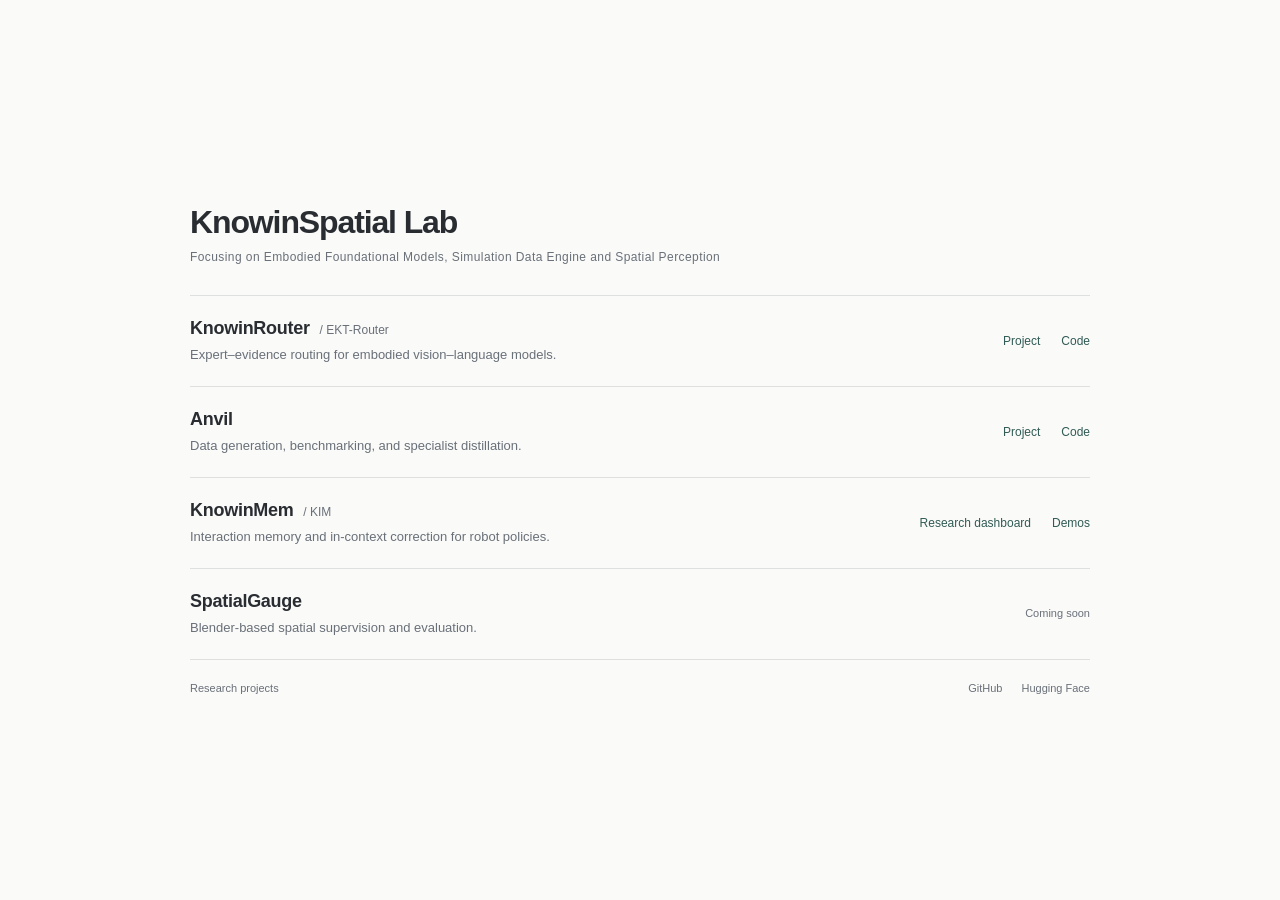
<file: index.html>
<!doctype html>
<html lang="en">
<head>
  <meta charset="utf-8">
  <meta name="viewport" content="width=device-width, initial-scale=1">
  <meta name="theme-color" content="#fafaf9">
  <title>KnowinSpatial Lab · Research Projects</title>
  <meta name="description" content="KnowinSpatial Lab — Focusing on Embodied Foundational Models, Simulation Data Engine and Spatial Perception.">
  <meta property="og:title" content="KnowinSpatial Lab · Research Projects">
  <meta property="og:description" content="Focusing on Embodied Foundational Models, Simulation Data Engine and Spatial Perception">
  <meta property="og:type" content="website">
  <meta property="og:url" content="https://knowin-29.github.io/">
  <link rel="canonical" href="https://knowin-29.github.io/">
  <link rel="icon" type="image/svg+xml" href="assets/favicon.svg">
  <link rel="stylesheet" href="style.css">
</head>
<body>
<a class="skip-link" href="#projects">Skip to projects</a>
<main class="panel">
  <header class="heading">
    <h1>KnowinSpatial Lab</h1>
    <p class="directions">Focusing on Embodied Foundational Models, Simulation Data Engine and Spatial Perception</p>
  </header>
  <section id="projects" aria-label="Research projects">
    <article class="project" aria-labelledby="router-title">
      <div class="project-copy">
        <h2 id="router-title">KnowinRouter <span class="paper-name">/ EKT-Router</span></h2>
        <p>Expert–evidence routing for embodied vision–language models.</p>
      </div>
      <nav class="project-links" aria-label="KnowinRouter resources">
        <a href="/KnowinRouter.github.io/">Project</a>
        <a href="https://github.com/Knowin-29/EKT-Router">Code</a>
      </nav>
    </article>
    <article class="project" aria-labelledby="anvil-title">
      <div class="project-copy">
        <h2 id="anvil-title">Anvil</h2>
        <p>Data generation, benchmarking, and specialist distillation.</p>
      </div>
      <nav class="project-links" aria-label="Anvil resources">
        <a href="/Anvil.github.io/">Project</a>
        <a href="https://github.com/Knowin-29/Anvil">Code</a>
      </nav>
    </article>
    <article class="project" aria-labelledby="memory-title">
      <div class="project-copy">
        <h2 id="memory-title">KnowinMem <span class="paper-name">/ KIM</span></h2>
        <p>Interaction memory and in-context correction for robot policies.</p>
      </div>
      <nav class="project-links" aria-label="KnowinMem resources">
        <a href="/KnowinMem/">Research dashboard</a>
        <a href="/KnowinMem/#demos">Demos</a>
      </nav>
    </article>
    <article class="project" aria-labelledby="spatial-title">
      <div class="project-copy">
        <h2 id="spatial-title">SpatialGauge</h2>
        <p>Blender-based spatial supervision and evaluation.</p>
      </div>
      <span class="status">Coming soon</span>
    </article>
  </section>
  <footer>
    <span>Research projects</span>
    <nav aria-label="Shared resources"><a href="https://github.com/Knowin-29">GitHub</a><a href="https://huggingface.co/Knowin-29">Hugging Face</a></nav>
  </footer>
</main>
</body>
</html>
</file>
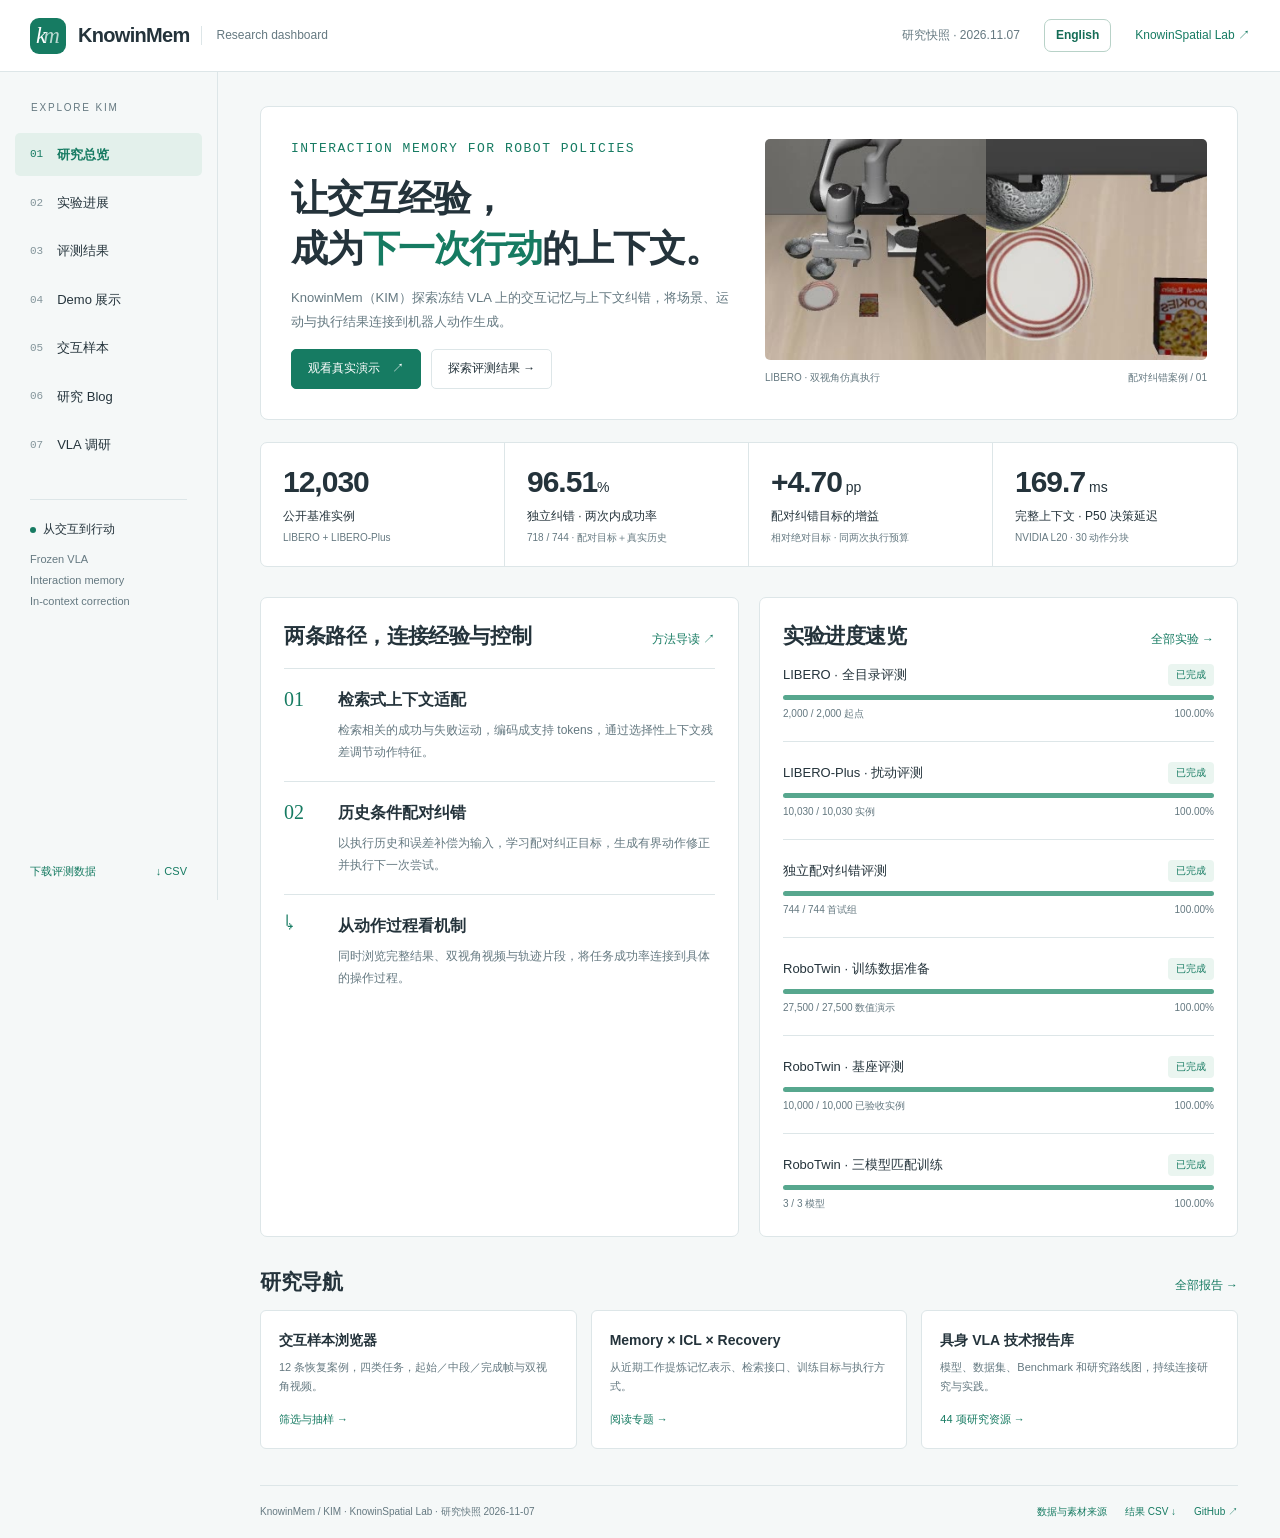
<file: KnowinMem/index.html>
<!doctype html>
<html lang="zh-CN">
<head>
  <meta charset="utf-8">
  <meta name="viewport" content="width=device-width,initial-scale=1">
  <meta name="theme-color" content="#167b62">
  <title>KnowinMem · 交互记忆与机器人纠错</title>
  <meta name="description" content="KnowinMem (KIM) 研究看板：交互记忆、上下文适配与机器人纠错。探索实验进展、完整评测、真实仿真 Demo、交互样本和具身 VLA 技术报告。">
  <meta property="og:title" content="KnowinMem · From interaction to better action">
  <meta property="og:description" content="实验、演示、数据与研究，一站探索 KIM。KnowinSpatial Lab 出品。">
  <meta property="og:type" content="website">
  <meta property="og:url" content="https://knowin-29.github.io/KnowinMem/">
  <meta property="og:image" content="https://knowin-29.github.io/KnowinMem/assets/demo-spatial-poster.jpg">
  <link rel="canonical" href="https://knowin-29.github.io/KnowinMem/">
  <link rel="icon" href="../assets/favicon.svg" type="image/svg+xml">
  <link rel="stylesheet" href="style.css">
  <link rel="stylesheet" href="comparisons.css">
  <link rel="stylesheet" href="bimanual.css">
  <link rel="stylesheet" href="language.css">
  <script src="language.js" defer></script>
</head>
<body>
  <a class="skip" href="#content">跳至内容</a>
  <header class="topbar">
    <a class="brand" href="#overview"><span class="brand-mark" aria-hidden="true">k<span>m</span></span><strong>KnowinMem</strong><span class="brand-sub">Research dashboard</span></a>
    <div class="top-links"><span class="edition">研究快照 · 2026.11.07</span><a id="language-switch" href="?lang=en#overview" lang="en" hreflang="en">English</a><a href="/">KnowinSpatial Lab ↗</a></div>
  </header>
  <div class="shell">
    <aside class="sidebar">
      <p class="nav-label">EXPLORE KIM</p>
      <nav aria-label="看板栏目">
        <a href="#overview" data-page="overview"><span>01</span>研究总览</a>
        <a href="#experiments" data-page="experiments"><span>02</span>实验进展</a>
        <a href="#results" data-page="results"><span>03</span>评测结果</a>
        <a href="#demos" data-page="demos"><span>04</span>Demo 展示</a>
        <a href="#samples" data-page="samples"><span>05</span>交互样本</a>
        <a href="#blog" data-page="blog"><span>06</span>研究 Blog</a>
        <a href="#research" data-page="research"><span>07</span>VLA 调研</a>
      </nav>
      <div class="sidebar-note"><span class="dot"></span>从交互到行动<p>Frozen VLA<br>Interaction memory<br>In-context correction</p></div>
      <a class="sidebar-bottom" href="data/results.csv" download>下载评测数据 <span>↓ CSV</span></a>
    </aside>
    <main id="content" tabindex="-1"><p class="loading">正在加载研究看板…</p></main>
  </div>
  <noscript><div class="noscript">请启用 JavaScript 浏览交互看板。也可以直接阅读<a href="reports/technical-roadmap.html">VLA 技术报告</a>，或下载<a href="data/results.csv">完整评测表</a>。</div></noscript>
</body>
</html>
</file>
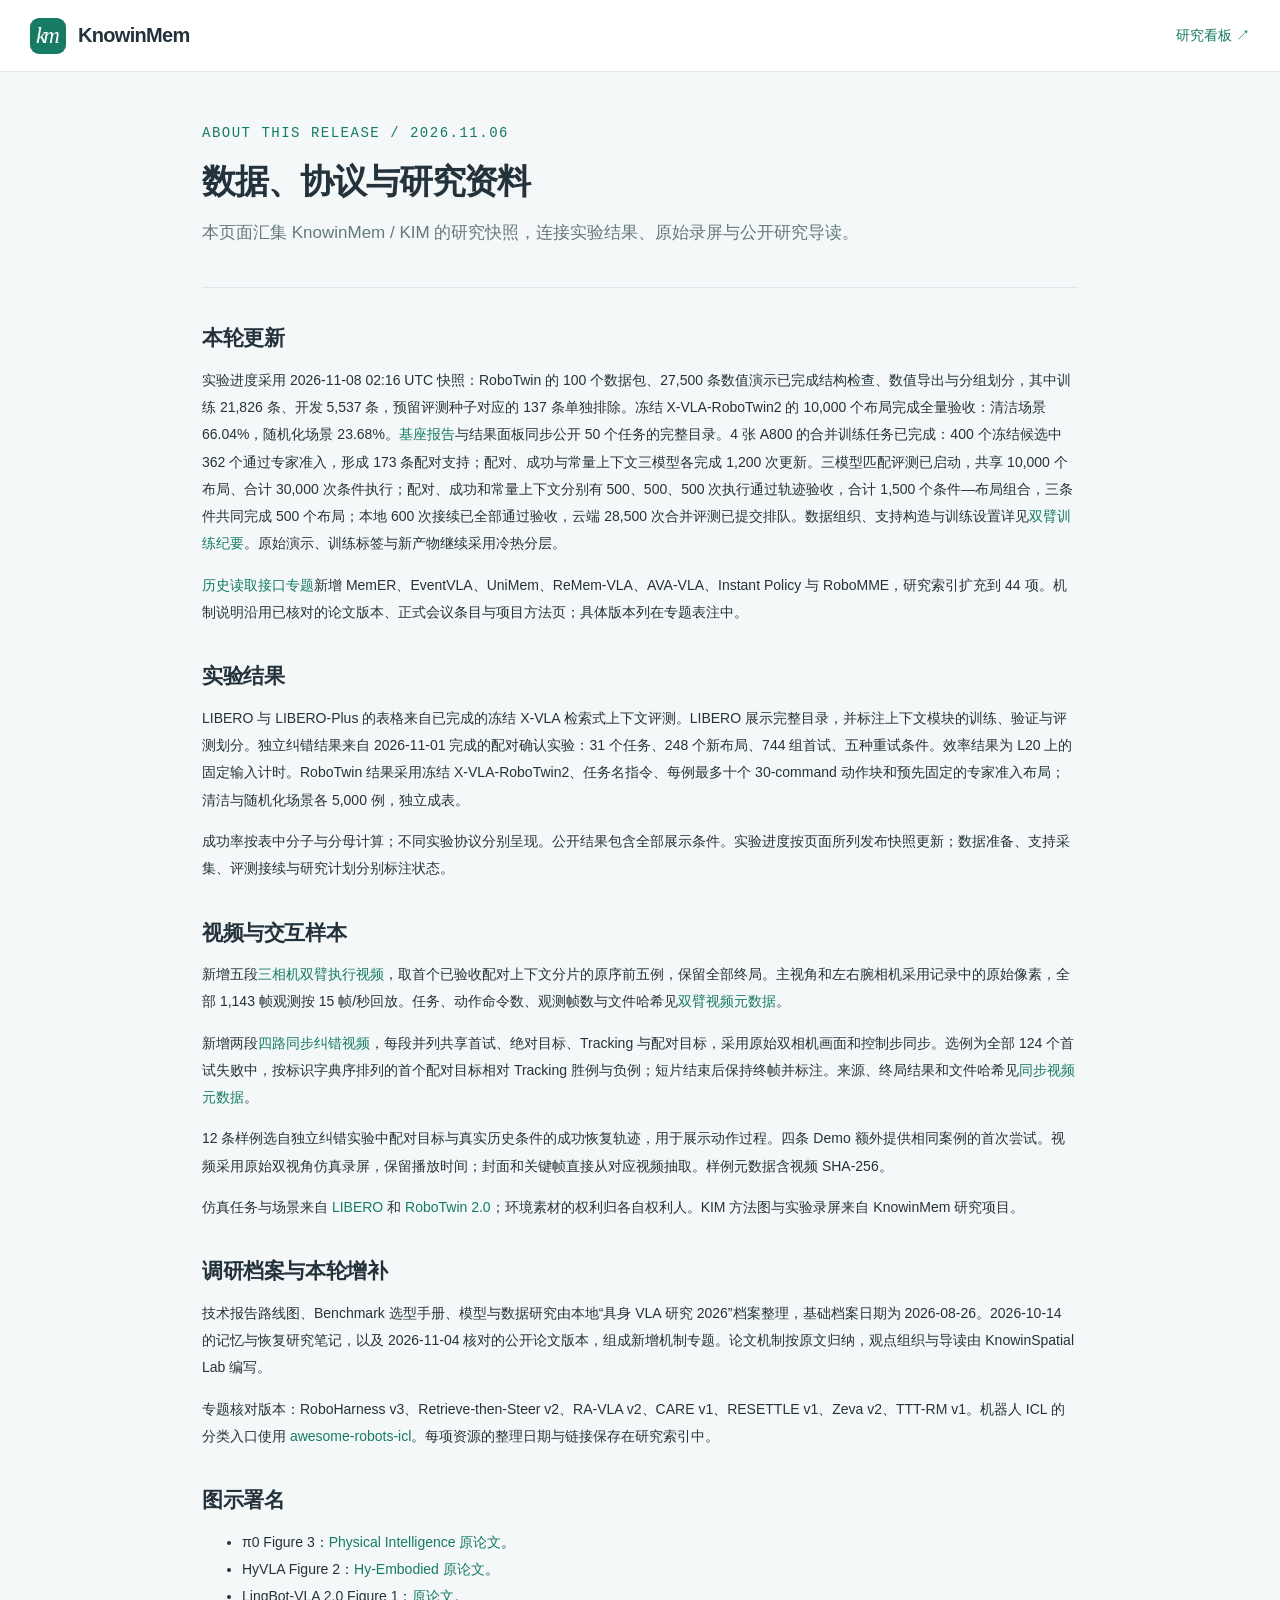
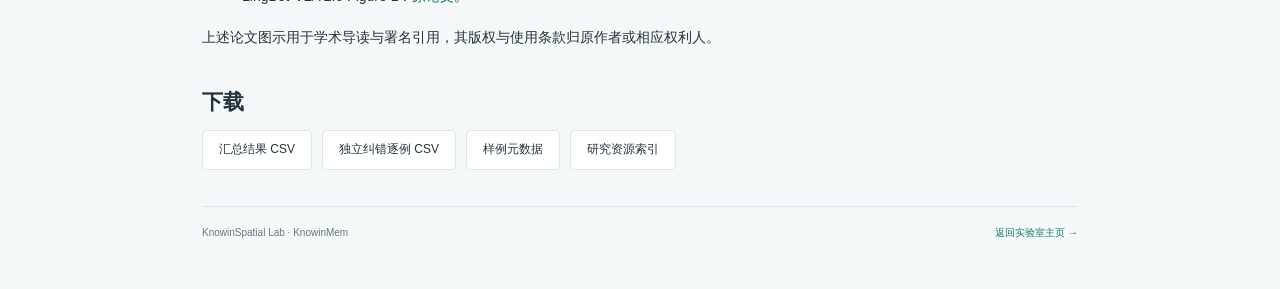
<file: KnowinMem/reports/about.html>
<!doctype html><html lang="zh-CN"><head><meta charset="utf-8"><meta name="viewport" content="width=device-width,initial-scale=1"><title>数据与素材来源 · KnowinMem</title><link rel="icon" href="../../assets/favicon.svg"><link rel="stylesheet" href="../style.css"></head><body><header class="topbar"><a class="brand" href="../"><span class="brand-mark">km</span><strong>KnowinMem</strong></a><a href="../">研究看板 ↗</a></header><article class="article-page"><header><p class="eyebrow">ABOUT THIS RELEASE / 2026.11.06</p><h1>数据、协议与研究资料</h1><p class="intro">本页面汇集 KnowinMem / KIM 的研究快照，连接实验结果、原始录屏与公开研究导读。</p></header>
<h2>本轮更新</h2><p>实验进度采用 2026-11-08 02:16 UTC 快照：RoboTwin 的 100 个数据包、27,500 条数值演示已完成结构检查、数值导出与分组划分，其中训练 21,826 条、开发 5,537 条，预留评测种子对应的 137 条单独排除。冻结 X-VLA-RoboTwin2 的 10,000 个布局完成全量验收：清洁场景 66.04%，随机化场景 23.68%。<a href="robotwin-base.html">基座报告</a>与结果面板同步公开 50 个任务的完整目录。4 张 A800 的合并训练任务已完成：400 个冻结候选中 362 个通过专家准入，形成 173 条配对支持；配对、成功与常量上下文三模型各完成 1,200 次更新。三模型匹配评测已启动，共享 10,000 个布局、合计 30,000 次条件执行；配对、成功和常量上下文分别有 500、500、500 次执行通过轨迹验收，合计 1,500 个条件—布局组合，三条件共同完成 500 个布局；本地 600 次接续已全部通过验收，云端 28,500 次合并评测已提交排队。数据组织、支持构造与训练设置详见<a href="bimanual-adaptation.html">双臂训练纪要</a>。原始演示、训练标签与新产物继续采用冷热分层。</p><p><a href="memory-recovery.html#history">历史读取接口专题</a>新增 MemER、EventVLA、UniMem、ReMem-VLA、AVA-VLA、Instant Policy 与 RoboMME，研究索引扩充到 44 项。机制说明沿用已核对的论文版本、正式会议条目与项目方法页；具体版本列在专题表注中。</p>
<h2>实验结果</h2><p>LIBERO 与 LIBERO-Plus 的表格来自已完成的冻结 X-VLA 检索式上下文评测。LIBERO 展示完整目录，并标注上下文模块的训练、验证与评测划分。独立纠错结果来自 2026-11-01 完成的配对确认实验：31 个任务、248 个新布局、744 组首试、五种重试条件。效率结果为 L20 上的固定输入计时。RoboTwin 结果采用冻结 X-VLA-RoboTwin2、任务名指令、每例最多十个 30-command 动作块和预先固定的专家准入布局；清洁与随机化场景各 5,000 例，独立成表。</p><p>成功率按表中分子与分母计算；不同实验协议分别呈现。公开结果包含全部展示条件。实验进度按页面所列发布快照更新；数据准备、支持采集、评测接续与研究计划分别标注状态。</p><h2>视频与交互样本</h2><p>新增五段<a href="bimanual-rollouts.html">三相机双臂执行视频</a>，取首个已验收配对上下文分片的原序前五例，保留全部终局。主视角和左右腕相机采用记录中的原始像素，全部 1,143 帧观测按 15 帧/秒回放。任务、动作命令数、观测帧数与文件哈希见<a href="../data/bimanual.json">双臂视频元数据</a>。</p><p>新增两段<a href="synchronized-recovery.html">四路同步纠错视频</a>，每段并列共享首试、绝对目标、Tracking 与配对目标，采用原始双相机画面和控制步同步。选例为全部 124 个首试失败中，按标识字典序排列的首个配对目标相对 Tracking 胜例与负例；短片结束后保持终帧并标注。来源、终局结果和文件哈希见<a href="../data/comparisons.json">同步视频元数据</a>。</p><p>12 条样例选自独立纠错实验中配对目标与真实历史条件的成功恢复轨迹，用于展示动作过程。四条 Demo 额外提供相同案例的首次尝试。视频采用原始双视角仿真录屏，保留播放时间；封面和关键帧直接从对应视频抽取。样例元数据含视频 SHA-256。</p><p>仿真任务与场景来自 <a href="https://github.com/Lifelong-Robot-Learning/LIBERO">LIBERO</a> 和 <a href="https://robotwin-platform.github.io/doc/">RoboTwin 2.0</a>；环境素材的权利归各自权利人。KIM 方法图与实验录屏来自 KnowinMem 研究项目。</p><h2>调研档案与本轮增补</h2><p>技术报告路线图、Benchmark 选型手册、模型与数据研究由本地“具身 VLA 研究 2026”档案整理，基础档案日期为 2026-08-26。2026-10-14 的记忆与恢复研究笔记，以及 2026-11-04 核对的公开论文版本，组成新增机制专题。论文机制按原文归纳，观点组织与导读由 KnowinSpatial Lab 编写。</p><p>专题核对版本：RoboHarness v3、Retrieve-then-Steer v2、RA-VLA v2、CARE v1、RESETTLE v1、Zeva v2、TTT-RM v1。机器人 ICL 的分类入口使用 <a href="https://github.com/JethroJames/awesome-robots-icl">awesome-robots-icl</a>。每项资源的整理日期与链接保存在研究索引中。</p><h2>图示署名</h2><ul><li>π0 Figure 3：<a href="https://www.physicalintelligence.company/download/pi0.pdf">Physical Intelligence 原论文</a>。</li><li>HyVLA Figure 2：<a href="https://arxiv.org/abs/2606.14409">Hy-Embodied 原论文</a>。</li><li>LingBot-VLA 2.0 Figure 1：<a href="https://arxiv.org/abs/2607.06403">原论文</a>。</li></ul><p>上述论文图示用于学术导读与署名引用，其版权与使用条款归原作者或相应权利人。</p><h2>下载</h2><div class="actions"><a class="btn" href="../data/results.csv" download>汇总结果 CSV</a><a class="btn" href="../data/paired-trials.csv" download>独立纠错逐例 CSV</a><a class="btn" href="../data/samples.json" download>样例元数据</a><a class="btn" href="../data/library.json" download>研究资源索引</a></div><footer class="footer"><span>KnowinSpatial Lab · KnowinMem</span><a href="../../">返回实验室主页 →</a></footer></article></body></html>
</file>
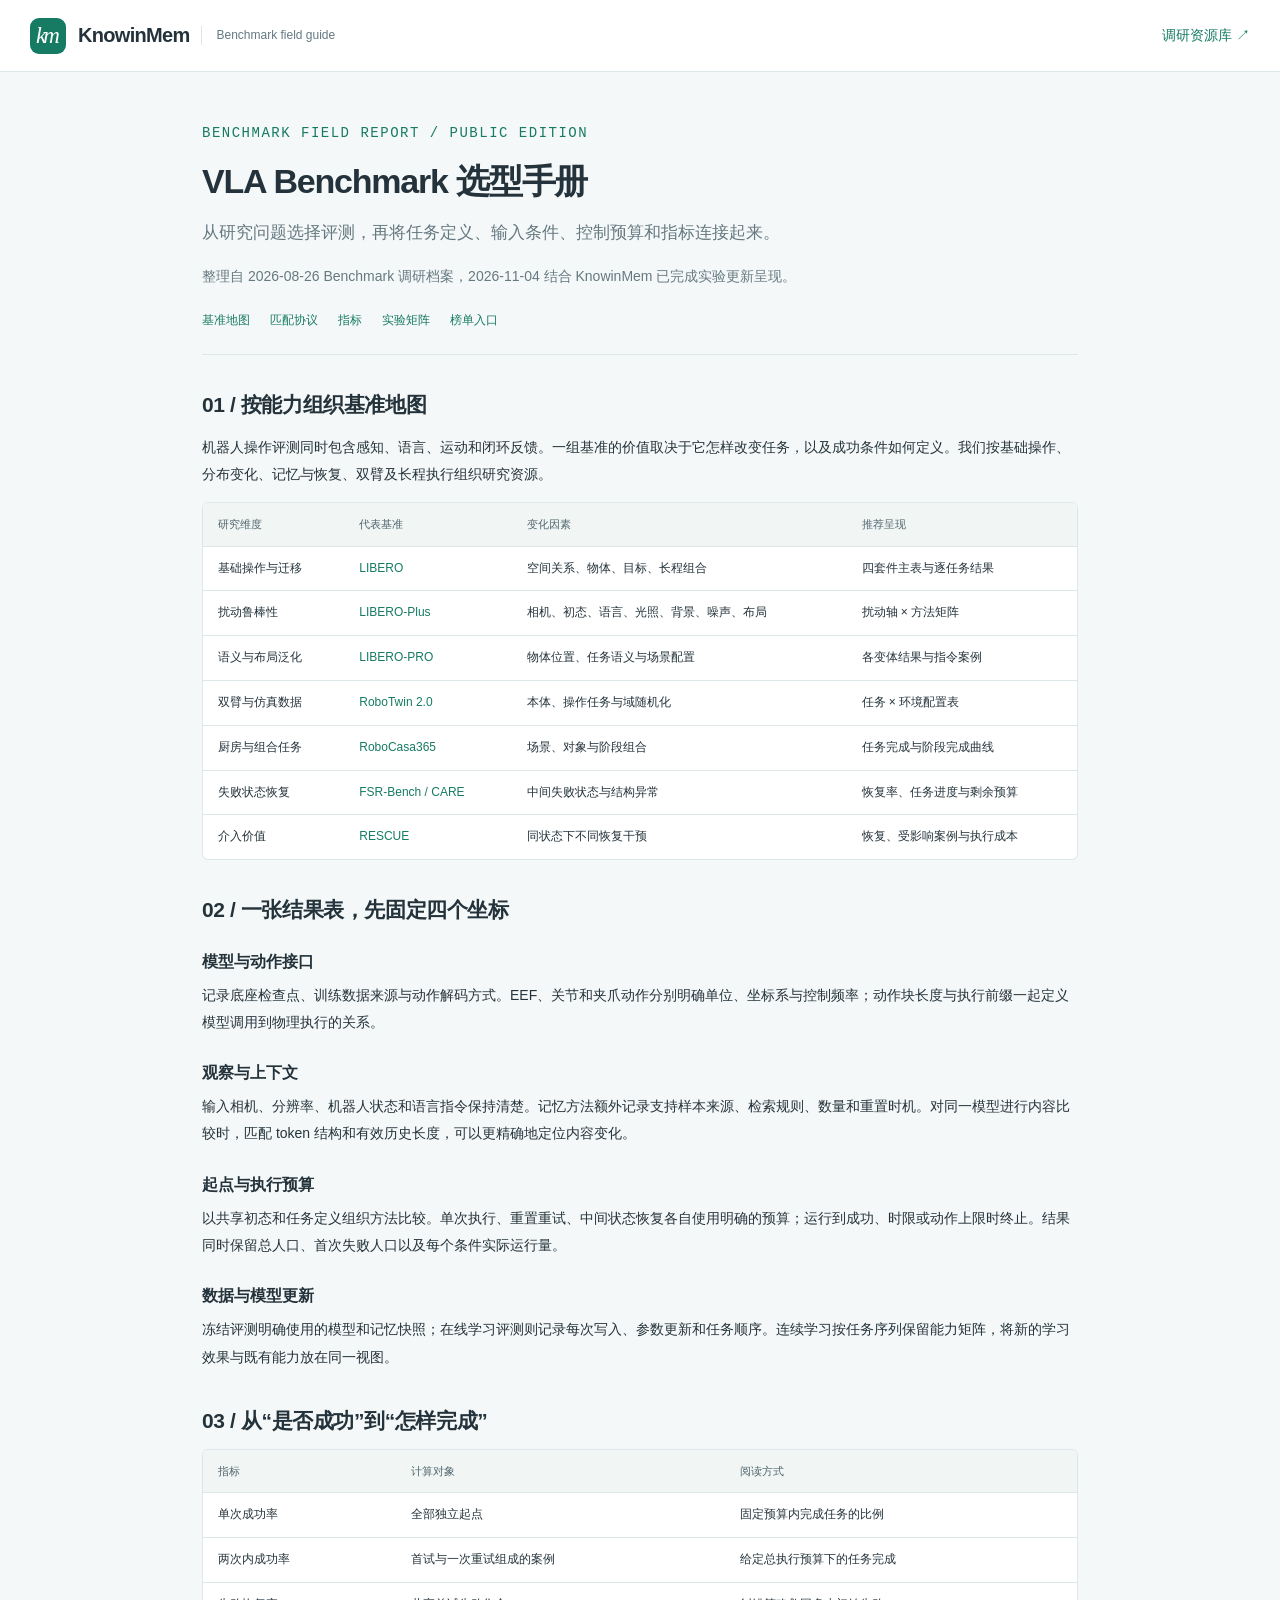
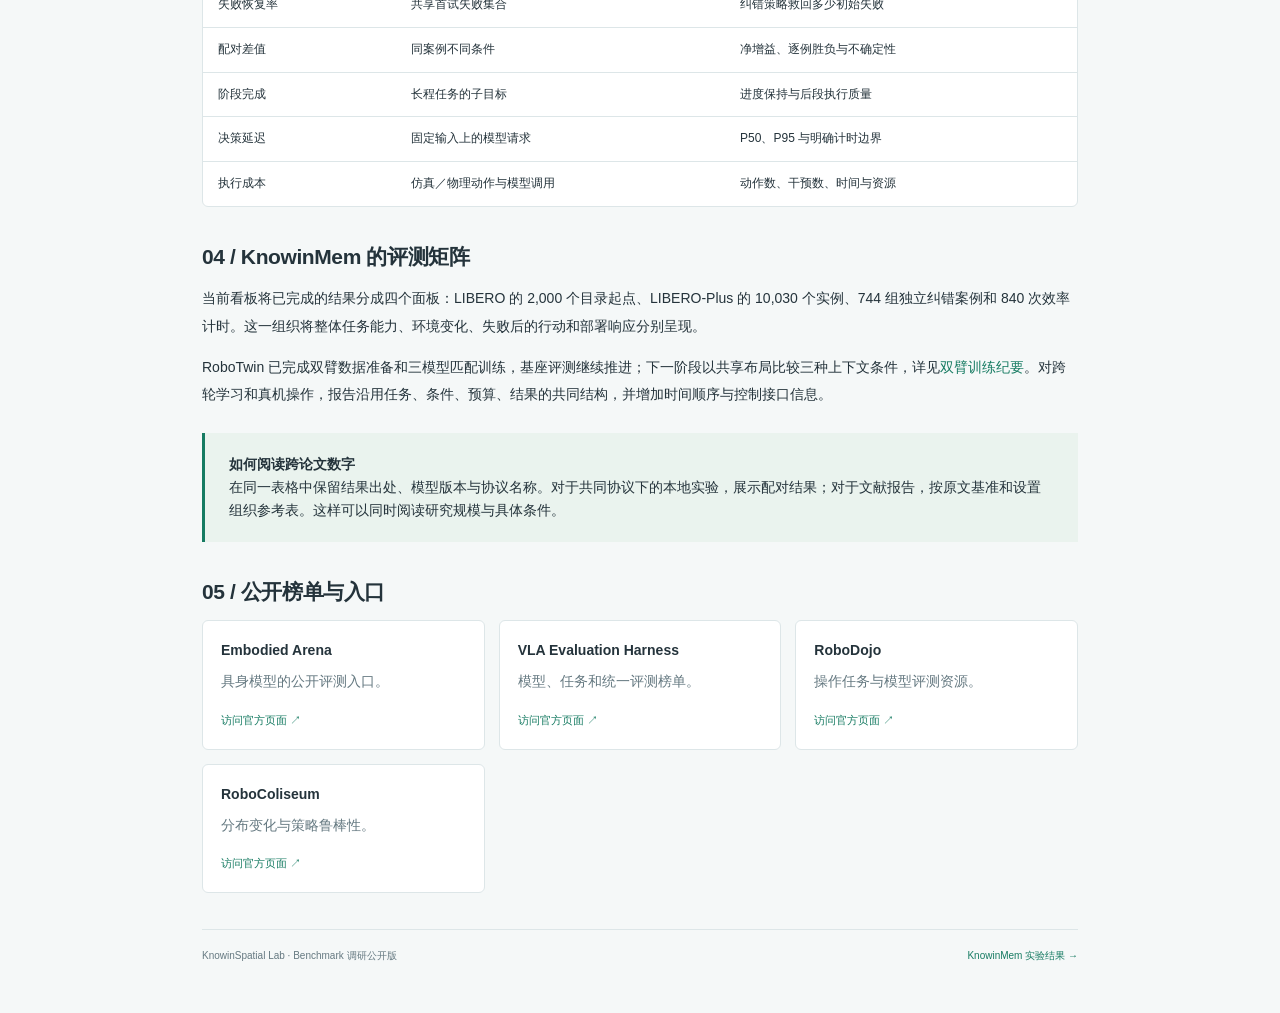
<file: KnowinMem/reports/benchmark-field-guide.html>
<!doctype html><html lang="zh-CN"><head><meta charset="utf-8"><meta name="viewport" content="width=device-width,initial-scale=1"><title>VLA Benchmark 选型手册 · KnowinMem</title><meta name="description" content="具身模型 Benchmark 调研：任务、扰动、记忆、恢复、双臂与长程评测的协议设计。"><link rel="icon" href="../../assets/favicon.svg"><link rel="stylesheet" href="../style.css"></head><body><header class="topbar"><a class="brand" href="../#research"><span class="brand-mark">km</span><strong>KnowinMem</strong><span class="brand-sub">Benchmark field guide</span></a><a href="../#research">调研资源库 ↗</a></header>
<article class="article-page"><header><p class="eyebrow">BENCHMARK FIELD REPORT / PUBLIC EDITION</p><h1>VLA Benchmark 选型手册</h1><p class="intro">从研究问题选择评测，再将任务定义、输入条件、控制预算和指标连接起来。</p><p class="small">整理自 2026-08-26 Benchmark 调研档案，2026-11-04 结合 KnowinMem 已完成实验更新呈现。</p><nav class="toc"><a href="#map">基准地图</a><a href="#protocol">匹配协议</a><a href="#metrics">指标</a><a href="#matrix">实验矩阵</a><a href="#portals">榜单入口</a></nav></header>
<h2 id="map">01 / 按能力组织基准地图</h2><p>机器人操作评测同时包含感知、语言、运动和闭环反馈。一组基准的价值取决于它怎样改变任务，以及成功条件如何定义。我们按基础操作、分布变化、记忆与恢复、双臂及长程执行组织研究资源。</p><div class="table-wrap"><table><thead><tr><th>研究维度</th><th>代表基准</th><th>变化因素</th><th>推荐呈现</th></tr></thead><tbody><tr><td>基础操作与迁移</td><td><a href="https://github.com/Lifelong-Robot-Learning/LIBERO">LIBERO</a></td><td>空间关系、物体、目标、长程组合</td><td>四套件主表与逐任务结果</td></tr><tr><td>扰动鲁棒性</td><td><a href="https://github.com/sylvestf/LIBERO-plus">LIBERO-Plus</a></td><td>相机、初态、语言、光照、背景、噪声、布局</td><td>扰动轴 × 方法矩阵</td></tr><tr><td>语义与布局泛化</td><td><a href="https://github.com/Zxy-MLlab/LIBERO-PRO">LIBERO-PRO</a></td><td>物体位置、任务语义与场景配置</td><td>各变体结果与指令案例</td></tr><tr><td>双臂与仿真数据</td><td><a href="https://robotwin-platform.github.io/doc/">RoboTwin 2.0</a></td><td>本体、操作任务与域随机化</td><td>任务 × 环境配置表</td></tr><tr><td>厨房与组合任务</td><td><a href="https://robocasa.ai/">RoboCasa365</a></td><td>场景、对象与阶段组合</td><td>任务完成与阶段完成曲线</td></tr><tr><td>失败状态恢复</td><td><a href="https://arxiv.org/abs/2609.24118v1">FSR-Bench / CARE</a></td><td>中间失败状态与结构异常</td><td>恢复率、任务进度与剩余预算</td></tr><tr><td>介入价值</td><td><a href="https://arxiv.org/abs/2610.13516v1">RESCUE</a></td><td>同状态下不同恢复干预</td><td>恢复、受影响案例与执行成本</td></tr></tbody></table></div>
<h2 id="protocol">02 / 一张结果表，先固定四个坐标</h2><h3>模型与动作接口</h3><p>记录底座检查点、训练数据来源与动作解码方式。EEF、关节和夹爪动作分别明确单位、坐标系与控制频率；动作块长度与执行前缀一起定义模型调用到物理执行的关系。</p><h3>观察与上下文</h3><p>输入相机、分辨率、机器人状态和语言指令保持清楚。记忆方法额外记录支持样本来源、检索规则、数量和重置时机。对同一模型进行内容比较时，匹配 token 结构和有效历史长度，可以更精确地定位内容变化。</p><h3>起点与执行预算</h3><p>以共享初态和任务定义组织方法比较。单次执行、重置重试、中间状态恢复各自使用明确的预算；运行到成功、时限或动作上限时终止。结果同时保留总人口、首次失败人口以及每个条件实际运行量。</p><h3>数据与模型更新</h3><p>冻结评测明确使用的模型和记忆快照；在线学习评测则记录每次写入、参数更新和任务顺序。连续学习按任务序列保留能力矩阵，将新的学习效果与既有能力放在同一视图。</p>
<h2 id="metrics">03 / 从“是否成功”到“怎样完成”</h2><div class="table-wrap"><table><thead><tr><th>指标</th><th>计算对象</th><th>阅读方式</th></tr></thead><tbody><tr><td>单次成功率</td><td>全部独立起点</td><td>固定预算内完成任务的比例</td></tr><tr><td>两次内成功率</td><td>首试与一次重试组成的案例</td><td>给定总执行预算下的任务完成</td></tr><tr><td>失败恢复率</td><td>共享首试失败集合</td><td>纠错策略救回多少初始失败</td></tr><tr><td>配对差值</td><td>同案例不同条件</td><td>净增益、逐例胜负与不确定性</td></tr><tr><td>阶段完成</td><td>长程任务的子目标</td><td>进度保持与后段执行质量</td></tr><tr><td>决策延迟</td><td>固定输入上的模型请求</td><td>P50、P95 与明确计时边界</td></tr><tr><td>执行成本</td><td>仿真／物理动作与模型调用</td><td>动作数、干预数、时间与资源</td></tr></tbody></table></div>
<h2 id="matrix">04 / KnowinMem 的评测矩阵</h2><p>当前看板将已完成的结果分成四个面板：LIBERO 的 2,000 个目录起点、LIBERO-Plus 的 10,030 个实例、744 组独立纠错案例和 840 次效率计时。这一组织将整体任务能力、环境变化、失败后的行动和部署响应分别呈现。</p><p>RoboTwin 已完成双臂数据准备和三模型匹配训练，基座评测继续推进；下一阶段以共享布局比较三种上下文条件，详见<a href="bimanual-adaptation.html">双臂训练纪要</a>。对跨轮学习和真机操作，报告沿用任务、条件、预算、结果的共同结构，并增加时间顺序与控制接口信息。</p><div class="callout"><strong>如何阅读跨论文数字</strong><br>在同一表格中保留结果出处、模型版本与协议名称。对于共同协议下的本地实验，展示配对结果；对于文献报告，按原文基准和设置组织参考表。这样可以同时阅读研究规模与具体条件。</div>
<h2 id="portals">05 / 公开榜单与入口</h2><div class="resource-grid"><a class="resource" href="https://www.embodied-arena.com/#/"><strong>Embodied Arena</strong><p>具身模型的公开评测入口。</p><span>访问官方页面 ↗</span></a><a class="resource" href="https://allenai.github.io/vla-evaluation-harness/leaderboard/"><strong>VLA Evaluation Harness</strong><p>模型、任务和统一评测榜单。</p><span>访问官方页面 ↗</span></a><a class="resource" href="https://robodojo-benchmark.com/leaderboard#news"><strong>RoboDojo</strong><p>操作任务与模型评测资源。</p><span>访问官方页面 ↗</span></a><a class="resource" href="https://robocoliseum.ai/"><strong>RoboColiseum</strong><p>分布变化与策略鲁棒性。</p><span>访问官方页面 ↗</span></a></div><footer class="footer"><span>KnowinSpatial Lab · Benchmark 调研公开版</span><a href="../#results">KnowinMem 实验结果 →</a></footer></article></body></html>
</file>
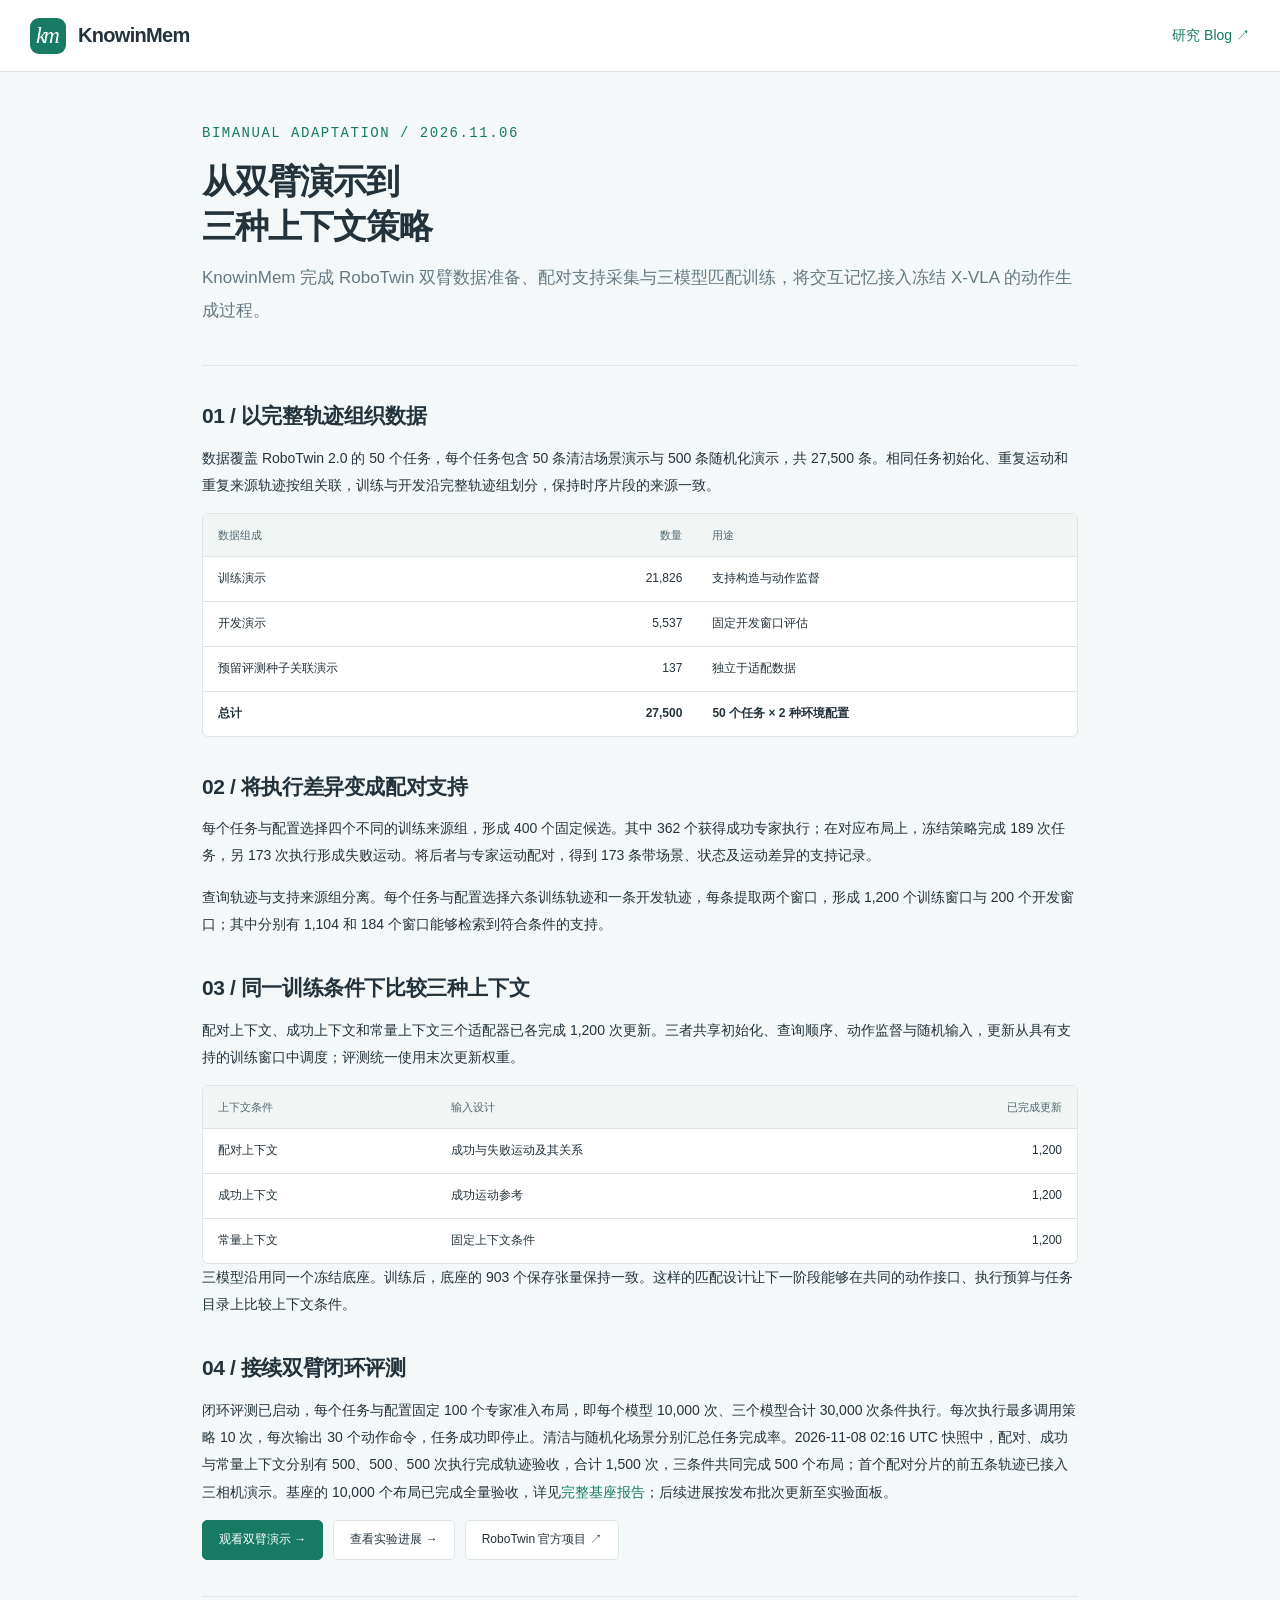
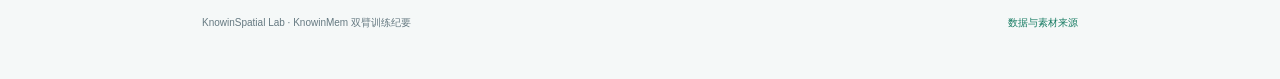
<file: KnowinMem/reports/bimanual-adaptation.html>
<!doctype html>
<html lang="zh-CN"><head><meta charset="utf-8"><meta name="viewport" content="width=device-width,initial-scale=1"><title>从双臂演示到三种上下文策略 · KnowinMem</title><link rel="icon" href="../../assets/favicon.svg"><link rel="stylesheet" href="../style.css"></head>
<body><header class="topbar"><a class="brand" href="../"><span class="brand-mark">km</span><strong>KnowinMem</strong></a><a href="../#blog">研究 Blog ↗</a></header>
<article class="article-page"><header><p class="eyebrow">BIMANUAL ADAPTATION / 2026.11.06</p><h1>从双臂演示到<br>三种上下文策略</h1><p class="intro">KnowinMem 完成 RoboTwin 双臂数据准备、配对支持采集与三模型匹配训练，将交互记忆接入冻结 X-VLA 的动作生成过程。</p></header>
<h2>01 / 以完整轨迹组织数据</h2>
<p>数据覆盖 RoboTwin 2.0 的 50 个任务，每个任务包含 50 条清洁场景演示与 500 条随机化演示，共 27,500 条。相同任务初始化、重复运动和重复来源轨迹按组关联，训练与开发沿完整轨迹组划分，保持时序片段的来源一致。</p>
<div class="table-wrap"><table><thead><tr><th>数据组成</th><th class="num">数量</th><th>用途</th></tr></thead><tbody><tr><td>训练演示</td><td class="num">21,826</td><td>支持构造与动作监督</td></tr><tr><td>开发演示</td><td class="num">5,537</td><td>固定开发窗口评估</td></tr><tr><td>预留评测种子关联演示</td><td class="num">137</td><td>独立于适配数据</td></tr><tr class="total"><td>总计</td><td class="num">27,500</td><td>50 个任务 × 2 种环境配置</td></tr></tbody></table></div>
<h2>02 / 将执行差异变成配对支持</h2>
<p>每个任务与配置选择四个不同的训练来源组，形成 400 个固定候选。其中 362 个获得成功专家执行；在对应布局上，冻结策略完成 189 次任务，另 173 次执行形成失败运动。将后者与专家运动配对，得到 173 条带场景、状态及运动差异的支持记录。</p>
<p>查询轨迹与支持来源组分离。每个任务与配置选择六条训练轨迹和一条开发轨迹，每条提取两个窗口，形成 1,200 个训练窗口与 200 个开发窗口；其中分别有 1,104 和 184 个窗口能够检索到符合条件的支持。</p>
<h2>03 / 同一训练条件下比较三种上下文</h2>
<p>配对上下文、成功上下文和常量上下文三个适配器已各完成 1,200 次更新。三者共享初始化、查询顺序、动作监督与随机输入，更新从具有支持的训练窗口中调度；评测统一使用末次更新权重。</p>
<div class="table-wrap"><table><thead><tr><th>上下文条件</th><th>输入设计</th><th class="num">已完成更新</th></tr></thead><tbody><tr><td>配对上下文</td><td>成功与失败运动及其关系</td><td class="num">1,200</td></tr><tr><td>成功上下文</td><td>成功运动参考</td><td class="num">1,200</td></tr><tr><td>常量上下文</td><td>固定上下文条件</td><td class="num">1,200</td></tr></tbody></table></div>
<p>三模型沿用同一个冻结底座。训练后，底座的 903 个保存张量保持一致。这样的匹配设计让下一阶段能够在共同的动作接口、执行预算与任务目录上比较上下文条件。</p>
<h2>04 / 接续双臂闭环评测</h2>
<p>闭环评测已启动，每个任务与配置固定 100 个专家准入布局，即每个模型 10,000 次、三个模型合计 30,000 次条件执行。每次执行最多调用策略 10 次，每次输出 30 个动作命令，任务成功即停止。清洁与随机化场景分别汇总任务完成率。2026-11-08 02:16 UTC 快照中，配对、成功与常量上下文分别有 500、500、500 次执行完成轨迹验收，合计 1,500 次，三条件共同完成 500 个布局；首个配对分片的前五条轨迹已接入三相机演示。基座的 10,000 个布局已完成全量验收，详见<a href="robotwin-base.html">完整基座报告</a>；后续进展按发布批次更新至实验面板。</p>
<div class="actions"><a class="btn primary" href="../#demos">观看双臂演示 →</a><a class="btn" href="../#experiments">查看实验进展 →</a><a class="btn" href="https://robotwin-platform.github.io/doc/">RoboTwin 官方项目 ↗</a></div>
<footer class="footer"><span>KnowinSpatial Lab · KnowinMem 双臂训练纪要</span><a href="about.html">数据与素材来源</a></footer></article></body></html>
</file>
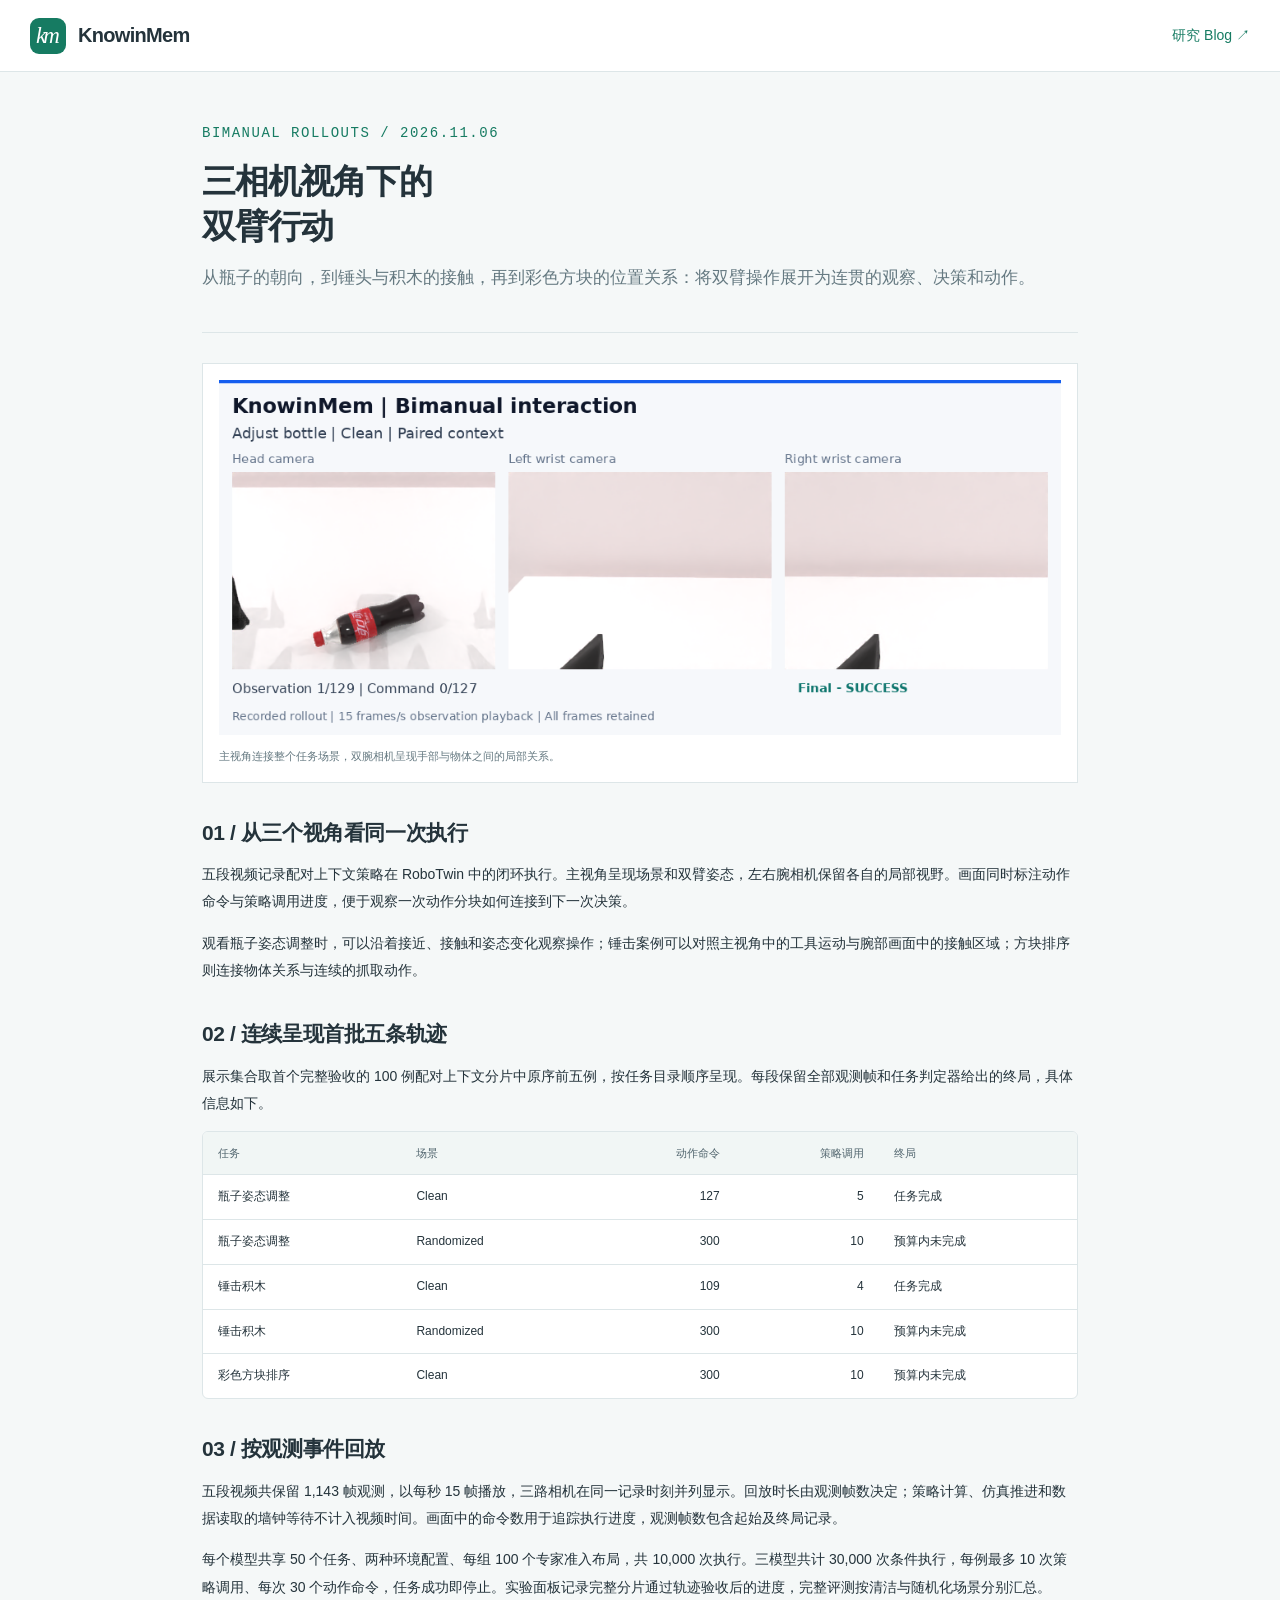
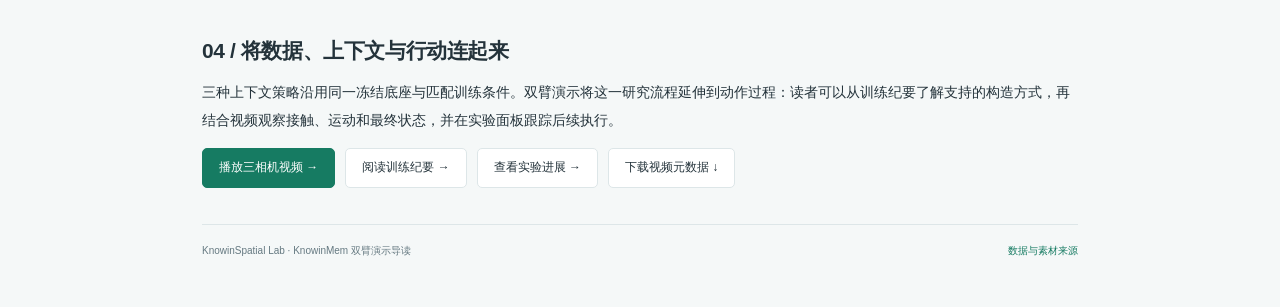
<file: KnowinMem/reports/bimanual-rollouts.html>
<!doctype html>
<html lang="zh-CN"><head><meta charset="utf-8"><meta name="viewport" content="width=device-width,initial-scale=1"><title>三相机视角下的双臂行动 · KnowinMem</title><meta name="description" content="从瓶子姿态调整到锤击与排序，通过三相机完整回放观察 KnowinMem 在 RoboTwin 中的闭环执行。"><link rel="icon" href="../../assets/favicon.svg"><link rel="stylesheet" href="../style.css"></head>
<body><header class="topbar"><a class="brand" href="../"><span class="brand-mark">km</span><strong>KnowinMem</strong></a><a href="../#blog">研究 Blog ↗</a></header>
<article class="article-page"><header><p class="eyebrow">BIMANUAL ROLLOUTS / 2026.11.06</p><h1>三相机视角下的<br>双臂行动</h1><p class="intro">从瓶子的朝向，到锤头与积木的接触，再到彩色方块的位置关系：将双臂操作展开为连贯的观察、决策和动作。</p></header>
<figure><img src="../assets/bimanual-01-poster.png" alt="瓶子姿态调整的起始观测：主视角、左腕相机与右腕相机" width="1024" height="432"><figcaption>主视角连接整个任务场景，双腕相机呈现手部与物体之间的局部关系。</figcaption></figure>
<h2>01 / 从三个视角看同一次执行</h2>
<p>五段视频记录配对上下文策略在 RoboTwin 中的闭环执行。主视角呈现场景和双臂姿态，左右腕相机保留各自的局部视野。画面同时标注动作命令与策略调用进度，便于观察一次动作分块如何连接到下一次决策。</p>
<p>观看瓶子姿态调整时，可以沿着接近、接触和姿态变化观察操作；锤击案例可以对照主视角中的工具运动与腕部画面中的接触区域；方块排序则连接物体关系与连续的抓取动作。</p>
<h2>02 / 连续呈现首批五条轨迹</h2>
<p>展示集合取首个完整验收的 100 例配对上下文分片中原序前五例，按任务目录顺序呈现。每段保留全部观测帧和任务判定器给出的终局，具体信息如下。</p>
<div class="table-wrap"><table><thead><tr><th>任务</th><th>场景</th><th class="num">动作命令</th><th class="num">策略调用</th><th>终局</th></tr></thead><tbody>
<tr><td>瓶子姿态调整</td><td>Clean</td><td class="num">127</td><td class="num">5</td><td>任务完成</td></tr>
<tr><td>瓶子姿态调整</td><td>Randomized</td><td class="num">300</td><td class="num">10</td><td>预算内未完成</td></tr>
<tr><td>锤击积木</td><td>Clean</td><td class="num">109</td><td class="num">4</td><td>任务完成</td></tr>
<tr><td>锤击积木</td><td>Randomized</td><td class="num">300</td><td class="num">10</td><td>预算内未完成</td></tr>
<tr><td>彩色方块排序</td><td>Clean</td><td class="num">300</td><td class="num">10</td><td>预算内未完成</td></tr>
</tbody></table></div>
<h2>03 / 按观测事件回放</h2>
<p>五段视频共保留 1,143 帧观测，以每秒 15 帧播放，三路相机在同一记录时刻并列显示。回放时长由观测帧数决定；策略计算、仿真推进和数据读取的墙钟等待不计入视频时间。画面中的命令数用于追踪执行进度，观测帧数包含起始及终局记录。</p>
<p>每个模型共享 50 个任务、两种环境配置、每组 100 个专家准入布局，共 10,000 次执行。三模型共计 30,000 次条件执行，每例最多 10 次策略调用、每次 30 个动作命令，任务成功即停止。实验面板记录完整分片通过轨迹验收后的进度，完整评测按清洁与随机化场景分别汇总。</p>
<h2>04 / 将数据、上下文与行动连起来</h2>
<p>三种上下文策略沿用同一冻结底座与匹配训练条件。双臂演示将这一研究流程延伸到动作过程：读者可以从训练纪要了解支持的构造方式，再结合视频观察接触、运动和最终状态，并在实验面板跟踪后续执行。</p>
<div class="actions"><a class="btn primary" href="../#demos">播放三相机视频 →</a><a class="btn" href="bimanual-adaptation.html">阅读训练纪要 →</a><a class="btn" href="../#experiments">查看实验进展 →</a><a class="btn" href="../data/bimanual.json" download>下载视频元数据 ↓</a></div>
<footer class="footer"><span>KnowinSpatial Lab · KnowinMem 双臂演示导读</span><a href="about.html">数据与素材来源</a></footer></article></body></html>
</file>
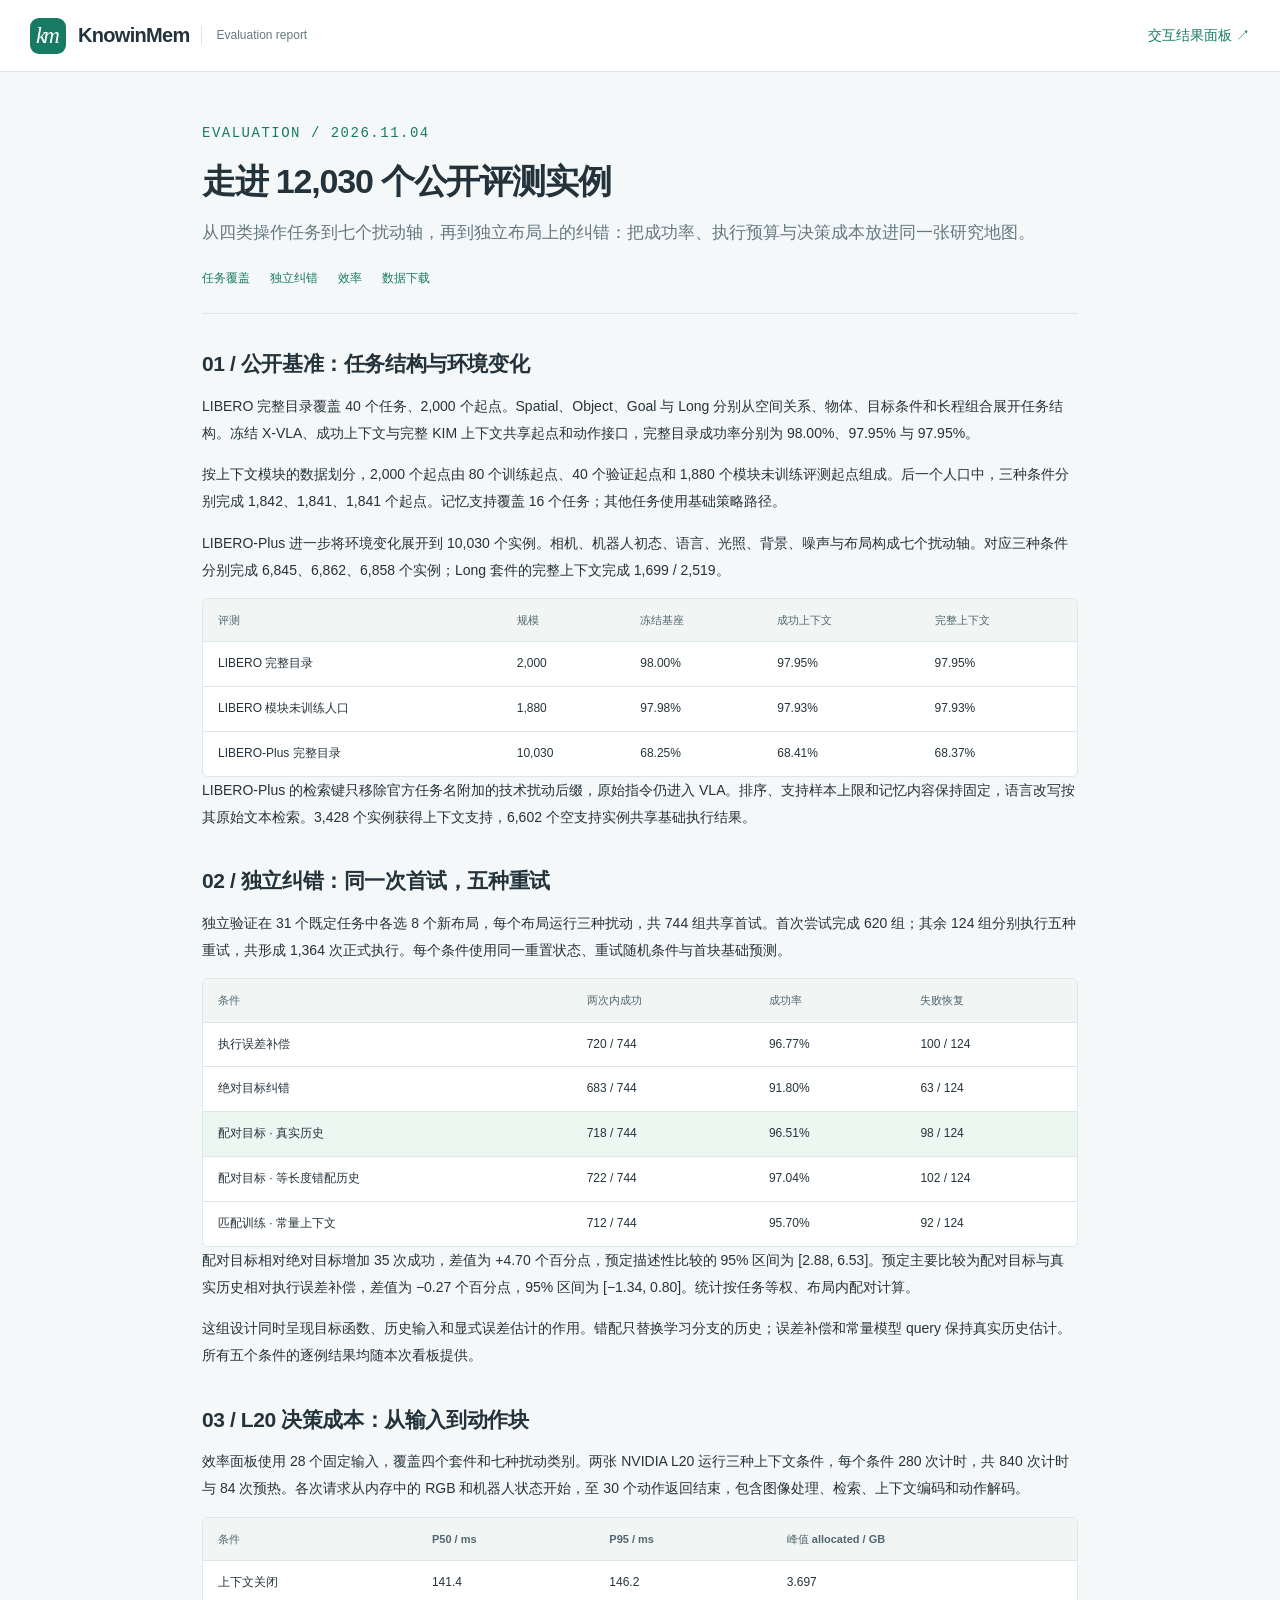
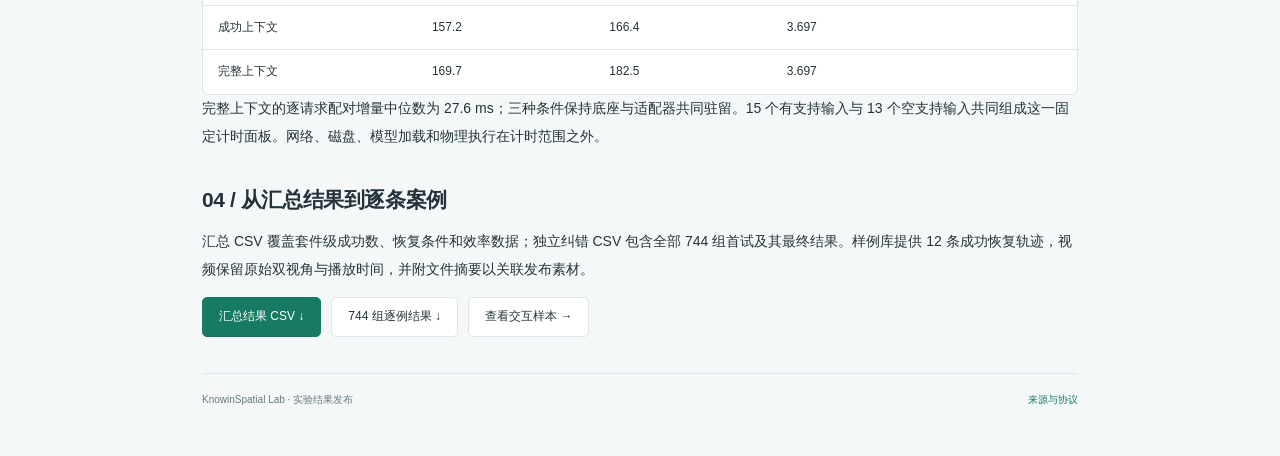
<file: KnowinMem/reports/evaluation-release.html>
<!doctype html><html lang="zh-CN"><head><meta charset="utf-8"><meta name="viewport" content="width=device-width,initial-scale=1"><title>走进 12,030 个公开评测实例 · KnowinMem</title><meta name="description" content="KIM 公开基准、独立纠错与 L20 效率实验报告。"><link rel="icon" href="../../assets/favicon.svg"><link rel="stylesheet" href="../style.css"></head><body><header class="topbar"><a class="brand" href="../#blog"><span class="brand-mark">km</span><strong>KnowinMem</strong><span class="brand-sub">Evaluation report</span></a><a href="../#results">交互结果面板 ↗</a></header>
<article class="article-page"><header><p class="eyebrow">EVALUATION / 2026.11.04</p><h1>走进 12,030 个公开评测实例</h1><p class="intro">从四类操作任务到七个扰动轴，再到独立布局上的纠错：把成功率、执行预算与决策成本放进同一张研究地图。</p><nav class="toc"><a href="#coverage">任务覆盖</a><a href="#recovery">独立纠错</a><a href="#latency">效率</a><a href="#data">数据下载</a></nav></header>
<h2 id="coverage">01 / 公开基准：任务结构与环境变化</h2><p>LIBERO 完整目录覆盖 40 个任务、2,000 个起点。Spatial、Object、Goal 与 Long 分别从空间关系、物体、目标条件和长程组合展开任务结构。冻结 X-VLA、成功上下文与完整 KIM 上下文共享起点和动作接口，完整目录成功率分别为 98.00%、97.95% 与 97.95%。</p><p>按上下文模块的数据划分，2,000 个起点由 80 个训练起点、40 个验证起点和 1,880 个模块未训练评测起点组成。后一个人口中，三种条件分别完成 1,842、1,841、1,841 个起点。记忆支持覆盖 16 个任务；其他任务使用基础策略路径。</p><p>LIBERO-Plus 进一步将环境变化展开到 10,030 个实例。相机、机器人初态、语言、光照、背景、噪声与布局构成七个扰动轴。对应三种条件分别完成 6,845、6,862、6,858 个实例；Long 套件的完整上下文完成 1,699 / 2,519。</p>
<div class="table-wrap"><table><thead><tr><th>评测</th><th>规模</th><th>冻结基座</th><th>成功上下文</th><th>完整上下文</th></tr></thead><tbody><tr><td>LIBERO 完整目录</td><td>2,000</td><td>98.00%</td><td>97.95%</td><td>97.95%</td></tr><tr><td>LIBERO 模块未训练人口</td><td>1,880</td><td>97.98%</td><td>97.93%</td><td>97.93%</td></tr><tr><td>LIBERO-Plus 完整目录</td><td>10,030</td><td>68.25%</td><td>68.41%</td><td>68.37%</td></tr></tbody></table></div>
<p>LIBERO-Plus 的检索键只移除官方任务名附加的技术扰动后缀，原始指令仍进入 VLA。排序、支持样本上限和记忆内容保持固定，语言改写按其原始文本检索。3,428 个实例获得上下文支持，6,602 个空支持实例共享基础执行结果。</p>
<h2 id="recovery">02 / 独立纠错：同一次首试，五种重试</h2><p>独立验证在 31 个既定任务中各选 8 个新布局，每个布局运行三种扰动，共 744 组共享首试。首次尝试完成 620 组；其余 124 组分别执行五种重试，共形成 1,364 次正式执行。每个条件使用同一重置状态、重试随机条件与首块基础预测。</p>
<div class="table-wrap"><table><thead><tr><th>条件</th><th>两次内成功</th><th>成功率</th><th>失败恢复</th></tr></thead><tbody><tr><td>执行误差补偿</td><td>720 / 744</td><td>96.77%</td><td>100 / 124</td></tr><tr><td>绝对目标纠错</td><td>683 / 744</td><td>91.80%</td><td>63 / 124</td></tr><tr class="emphasis"><td>配对目标 · 真实历史</td><td>718 / 744</td><td>96.51%</td><td>98 / 124</td></tr><tr><td>配对目标 · 等长度错配历史</td><td>722 / 744</td><td>97.04%</td><td>102 / 124</td></tr><tr><td>匹配训练 · 常量上下文</td><td>712 / 744</td><td>95.70%</td><td>92 / 124</td></tr></tbody></table></div>
<p>配对目标相对绝对目标增加 35 次成功，差值为 +4.70 个百分点，预定描述性比较的 95% 区间为 [2.88, 6.53]。预定主要比较为配对目标与真实历史相对执行误差补偿，差值为 −0.27 个百分点，95% 区间为 [−1.34, 0.80]。统计按任务等权、布局内配对计算。</p><p>这组设计同时呈现目标函数、历史输入和显式误差估计的作用。错配只替换学习分支的历史；误差补偿和常量模型 query 保持真实历史估计。所有五个条件的逐例结果均随本次看板提供。</p>
<h2 id="latency">03 / L20 决策成本：从输入到动作块</h2><p>效率面板使用 28 个固定输入，覆盖四个套件和七种扰动类别。两张 NVIDIA L20 运行三种上下文条件，每个条件 280 次计时，共 840 次计时与 84 次预热。各次请求从内存中的 RGB 和机器人状态开始，至 30 个动作返回结束，包含图像处理、检索、上下文编码和动作解码。</p><div class="table-wrap"><table><thead><tr><th>条件</th><th>P50 / ms</th><th>P95 / ms</th><th>峰值 allocated / GB</th></tr></thead><tbody><tr><td>上下文关闭</td><td>141.4</td><td>146.2</td><td>3.697</td></tr><tr><td>成功上下文</td><td>157.2</td><td>166.4</td><td>3.697</td></tr><tr><td>完整上下文</td><td>169.7</td><td>182.5</td><td>3.697</td></tr></tbody></table></div><p>完整上下文的逐请求配对增量中位数为 27.6 ms；三种条件保持底座与适配器共同驻留。15 个有支持输入与 13 个空支持输入共同组成这一固定计时面板。网络、磁盘、模型加载和物理执行在计时范围之外。</p>
<h2 id="data">04 / 从汇总结果到逐条案例</h2><p>汇总 CSV 覆盖套件级成功数、恢复条件和效率数据；独立纠错 CSV 包含全部 744 组首试及其最终结果。样例库提供 12 条成功恢复轨迹，视频保留原始双视角与播放时间，并附文件摘要以关联发布素材。</p><div class="actions"><a class="btn primary" href="../data/results.csv" download>汇总结果 CSV ↓</a><a class="btn" href="../data/paired-trials.csv" download>744 组逐例结果 ↓</a><a class="btn" href="../#samples">查看交互样本 →</a></div><footer class="footer"><span>KnowinSpatial Lab · 实验结果发布</span><a href="about.html">来源与协议</a></footer></article></body></html>
</file>
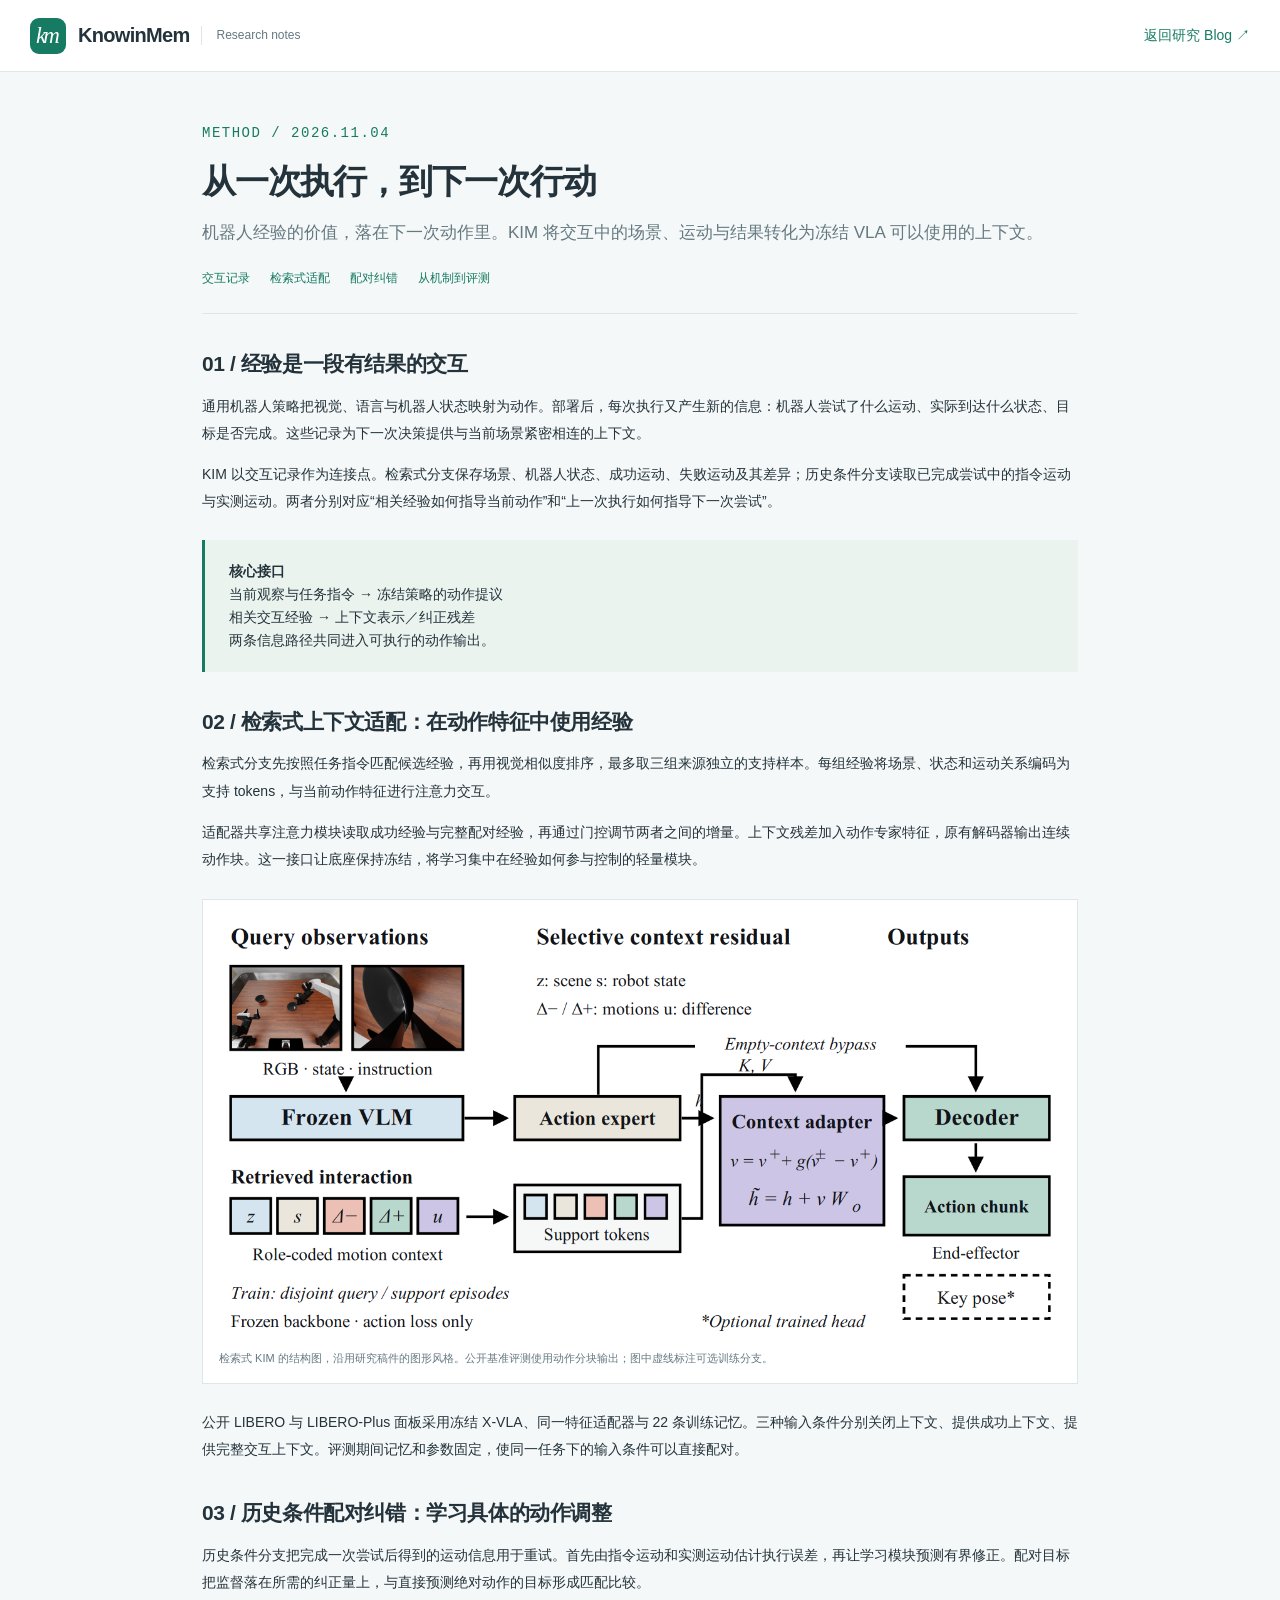
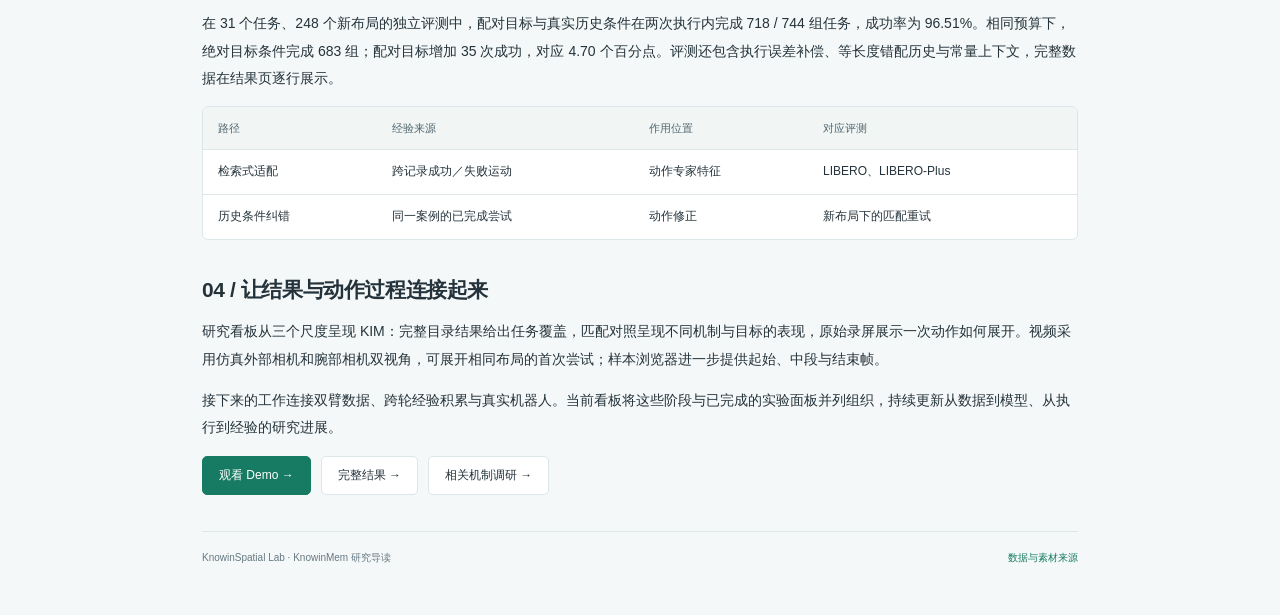
<file: KnowinMem/reports/from-interaction.html>
<!doctype html><html lang="zh-CN"><head><meta charset="utf-8"><meta name="viewport" content="width=device-width,initial-scale=1"><title>从一次执行，到下一次行动 · KnowinMem</title><meta name="description" content="KnowinMem 方法导读：检索式上下文适配、历史条件配对纠错与冻结 VLA。"><link rel="icon" href="../../assets/favicon.svg"><link rel="stylesheet" href="../style.css"></head><body>
<header class="topbar"><a class="brand" href="../#blog"><span class="brand-mark">km</span><strong>KnowinMem</strong><span class="brand-sub">Research notes</span></a><a href="../#blog">返回研究 Blog ↗</a></header>
<article class="article-page"><header><p class="eyebrow">METHOD / 2026.11.04</p><h1>从一次执行，到下一次行动</h1><p class="intro">机器人经验的价值，落在下一次动作里。KIM 将交互中的场景、运动与结果转化为冻结 VLA 可以使用的上下文。</p><nav class="toc"><a href="#record">交互记录</a><a href="#retrieval">检索式适配</a><a href="#correction">配对纠错</a><a href="#evaluation">从机制到评测</a></nav></header>
<h2 id="record">01 / 经验是一段有结果的交互</h2><p>通用机器人策略把视觉、语言与机器人状态映射为动作。部署后，每次执行又产生新的信息：机器人尝试了什么运动、实际到达什么状态、目标是否完成。这些记录为下一次决策提供与当前场景紧密相连的上下文。</p><p>KIM 以交互记录作为连接点。检索式分支保存场景、机器人状态、成功运动、失败运动及其差异；历史条件分支读取已完成尝试中的指令运动与实测运动。两者分别对应“相关经验如何指导当前动作”和“上一次执行如何指导下一次尝试”。</p>
<div class="callout"><strong>核心接口</strong><br>当前观察与任务指令 → 冻结策略的动作提议<br>相关交互经验 → 上下文表示／纠正残差<br>两条信息路径共同进入可执行的动作输出。</div>
<h2 id="retrieval">02 / 检索式上下文适配：在动作特征中使用经验</h2><p>检索式分支先按照任务指令匹配候选经验，再用视觉相似度排序，最多取三组来源独立的支持样本。每组经验将场景、状态和运动关系编码为支持 tokens，与当前动作特征进行注意力交互。</p><p>适配器共享注意力模块读取成功经验与完整配对经验，再通过门控调节两者之间的增量。上下文残差加入动作专家特征，原有解码器输出连续动作块。这一接口让底座保持冻结，将学习集中在经验如何参与控制的轻量模块。</p>
<figure><img src="../assets/context-adapter.png" alt="KIM 检索式上下文适配结构：冻结视觉语言模型、动作专家、上下文适配器与解码器" width="1344" height="672"><figcaption>检索式 KIM 的结构图，沿用研究稿件的图形风格。公开基准评测使用动作分块输出；图中虚线标注可选训练分支。</figcaption></figure>
<p>公开 LIBERO 与 LIBERO-Plus 面板采用冻结 X-VLA、同一特征适配器与 22 条训练记忆。三种输入条件分别关闭上下文、提供成功上下文、提供完整交互上下文。评测期间记忆和参数固定，使同一任务下的输入条件可以直接配对。</p>
<h2 id="correction">03 / 历史条件配对纠错：学习具体的动作调整</h2><p>历史条件分支把完成一次尝试后得到的运动信息用于重试。首先由指令运动和实测运动估计执行误差，再让学习模块预测有界修正。配对目标把监督落在所需的纠正量上，与直接预测绝对动作的目标形成匹配比较。</p><p>在 31 个任务、248 个新布局的独立评测中，配对目标与真实历史条件在两次执行内完成 718 / 744 组任务，成功率为 96.51%。相同预算下，绝对目标条件完成 683 组；配对目标增加 35 次成功，对应 4.70 个百分点。评测还包含执行误差补偿、等长度错配历史与常量上下文，完整数据在结果页逐行展示。</p>
<div class="table-wrap"><table><thead><tr><th>路径</th><th>经验来源</th><th>作用位置</th><th>对应评测</th></tr></thead><tbody><tr><td>检索式适配</td><td>跨记录成功／失败运动</td><td>动作专家特征</td><td>LIBERO、LIBERO-Plus</td></tr><tr><td>历史条件纠错</td><td>同一案例的已完成尝试</td><td>动作修正</td><td>新布局下的匹配重试</td></tr></tbody></table></div>
<h2 id="evaluation">04 / 让结果与动作过程连接起来</h2><p>研究看板从三个尺度呈现 KIM：完整目录结果给出任务覆盖，匹配对照呈现不同机制与目标的表现，原始录屏展示一次动作如何展开。视频采用仿真外部相机和腕部相机双视角，可展开相同布局的首次尝试；样本浏览器进一步提供起始、中段与结束帧。</p><p>接下来的工作连接双臂数据、跨轮经验积累与真实机器人。当前看板将这些阶段与已完成的实验面板并列组织，持续更新从数据到模型、从执行到经验的研究进展。</p>
<div class="actions"><a class="btn primary" href="../#demos">观看 Demo →</a><a class="btn" href="../#results">完整结果 →</a><a class="btn" href="memory-recovery.html">相关机制调研 →</a></div><footer class="footer"><span>KnowinSpatial Lab · KnowinMem 研究导读</span><a href="about.html">数据与素材来源</a></footer></article></body></html>
</file>
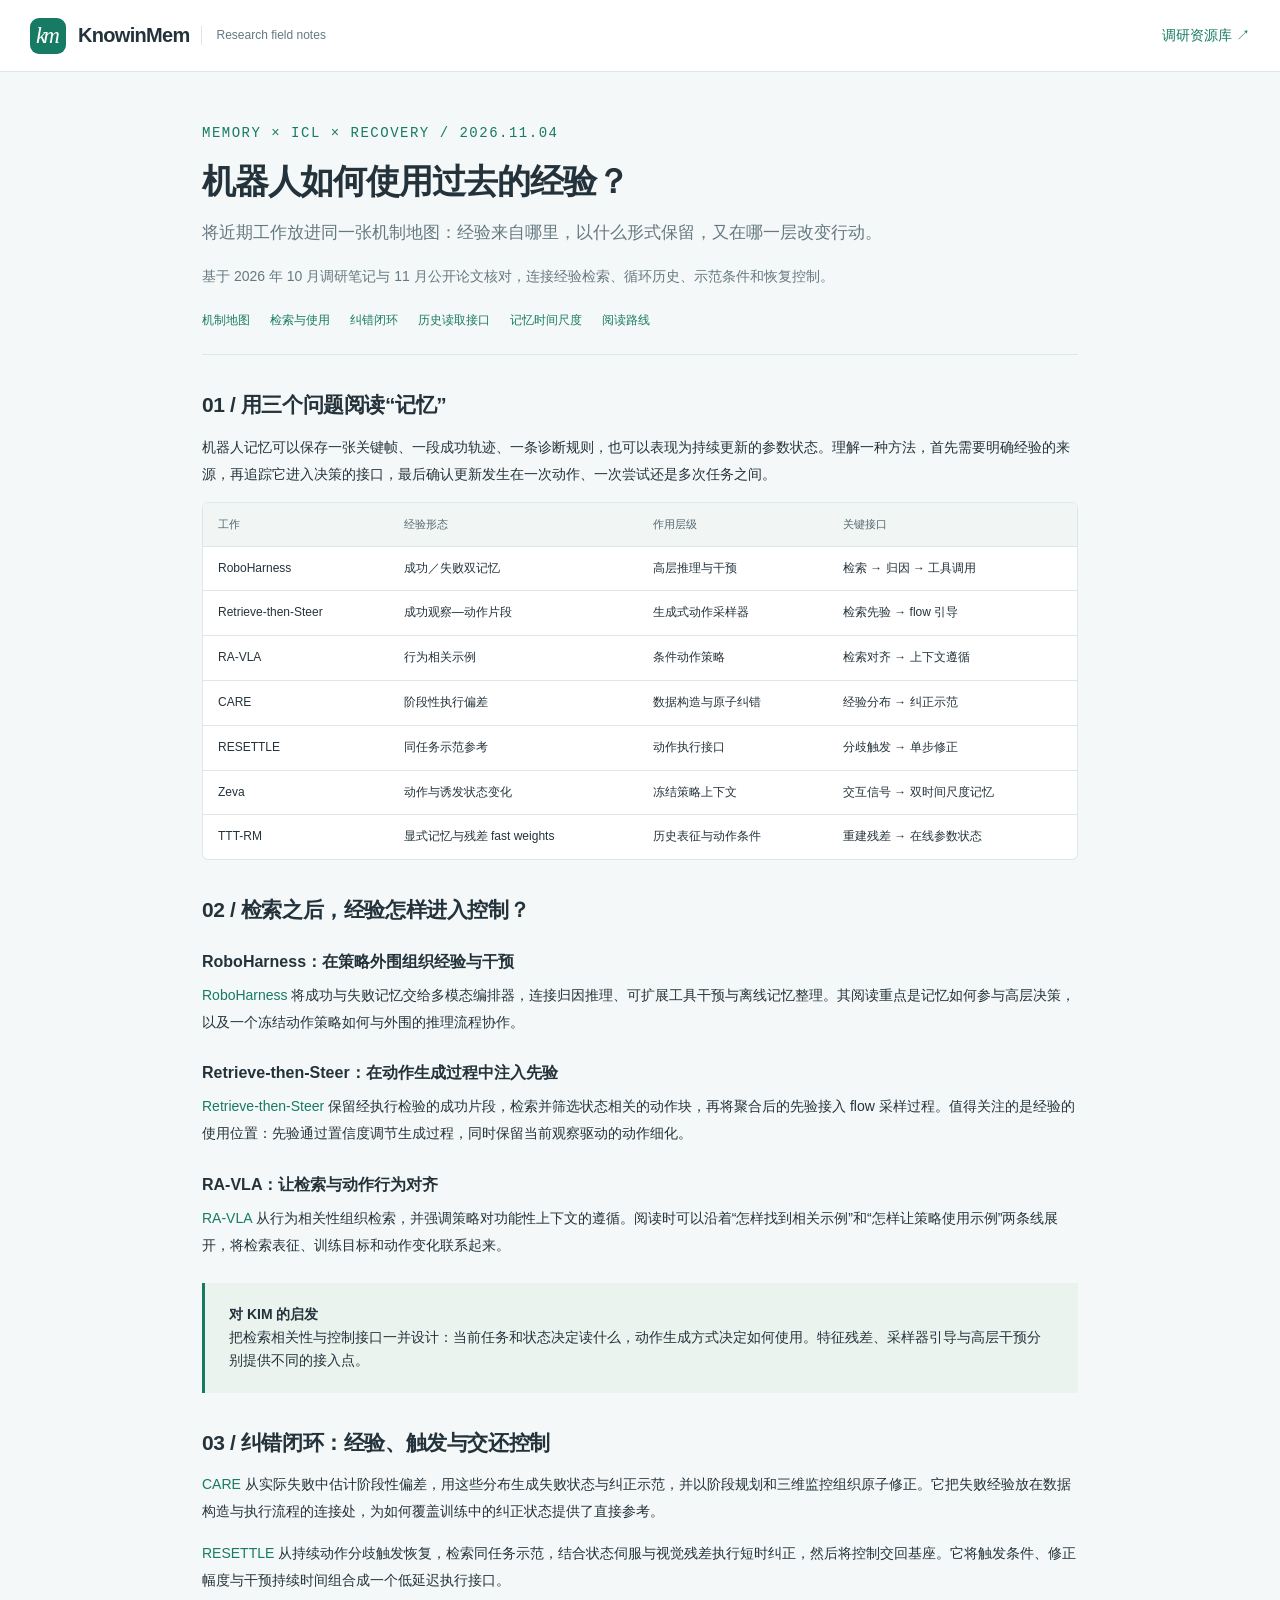
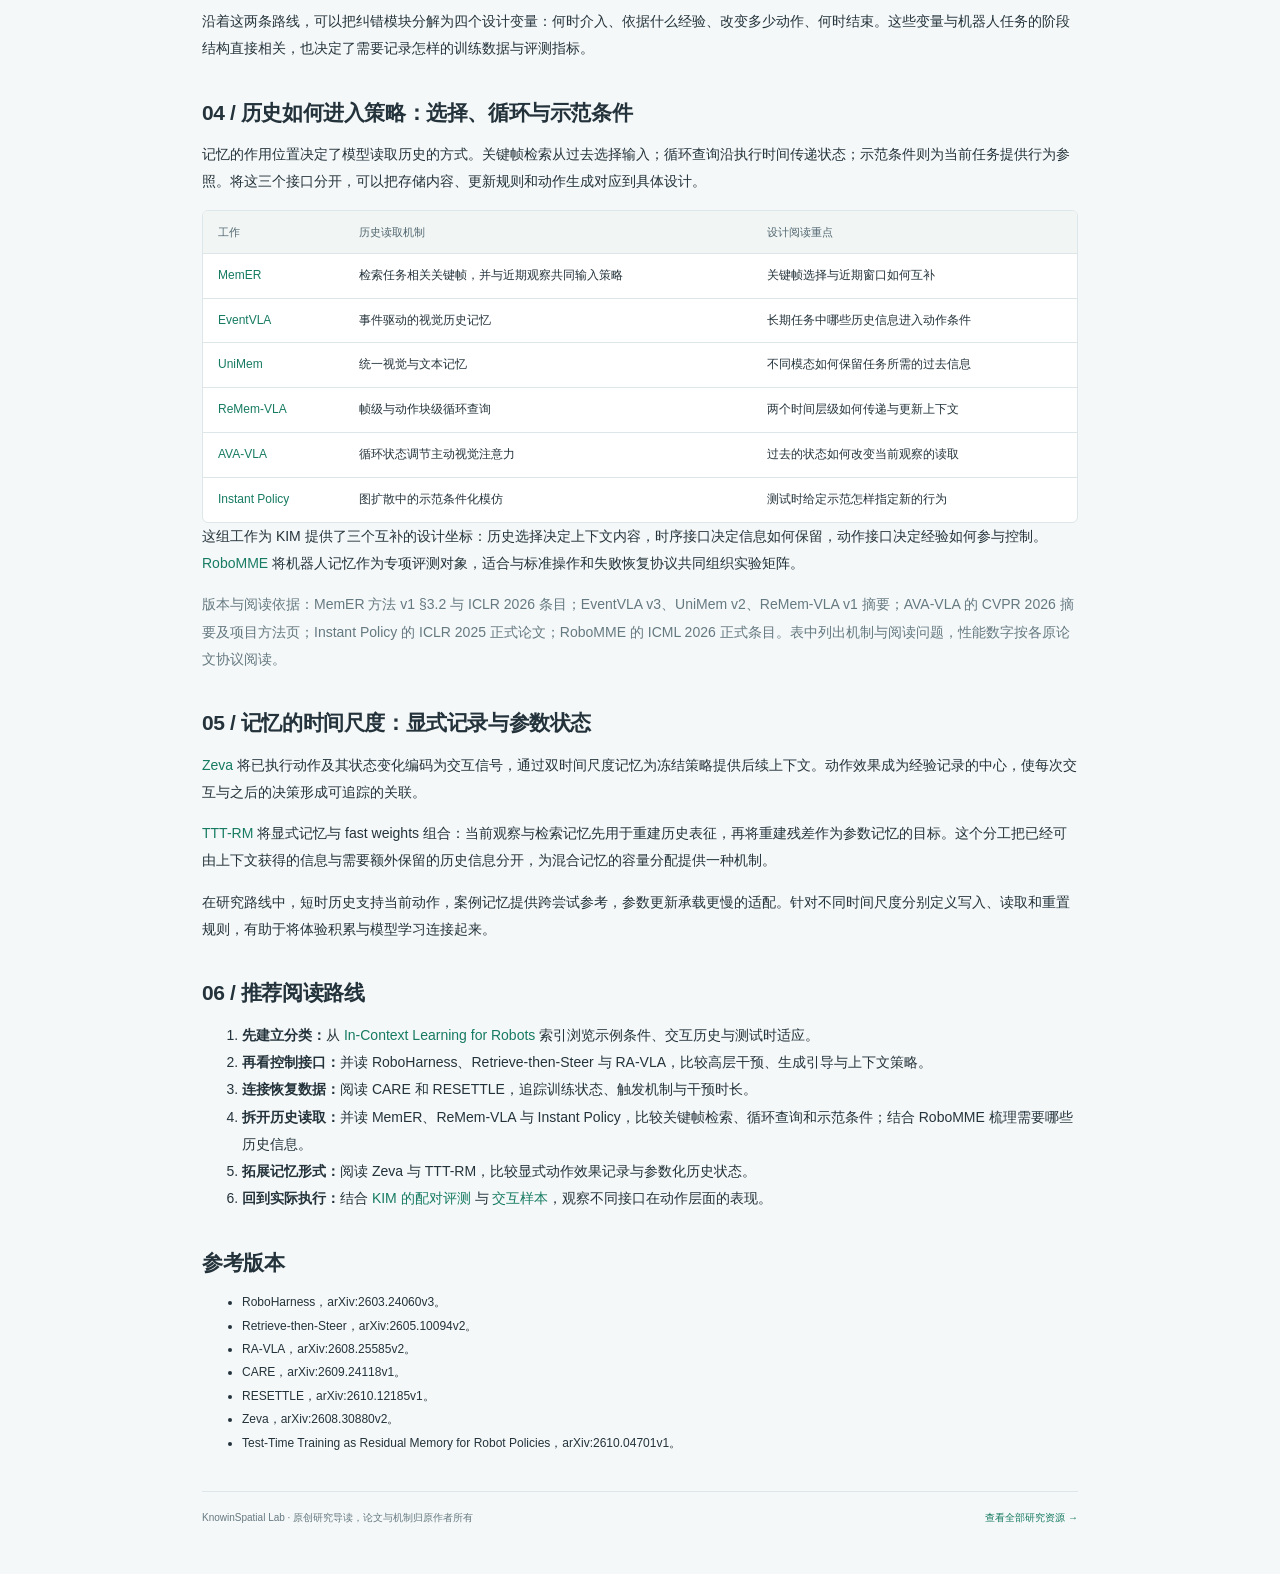
<file: KnowinMem/reports/memory-recovery.html>
<!doctype html><html lang="zh-CN"><head><meta charset="utf-8"><meta name="viewport" content="width=device-width,initial-scale=1"><title>机器人如何使用过去的经验？ · KnowinMem</title><meta name="description" content="机器人 Memory、ICL 与 Recovery 专题：RoboHarness、RA-VLA、Retrieve-then-Steer、CARE、RESETTLE、Zeva 和 TTT-RM。"><link rel="icon" href="../../assets/favicon.svg"><link rel="stylesheet" href="../style.css"></head><body><header class="topbar"><a class="brand" href="../#research"><span class="brand-mark">km</span><strong>KnowinMem</strong><span class="brand-sub">Research field notes</span></a><a href="../#research">调研资源库 ↗</a></header>
<article class="article-page"><header><p class="eyebrow">MEMORY × ICL × RECOVERY / 2026.11.04</p><h1>机器人如何使用过去的经验？</h1><p class="intro">将近期工作放进同一张机制地图：经验来自哪里，以什么形式保留，又在哪一层改变行动。</p><p class="small">基于 2026 年 10 月调研笔记与 11 月公开论文核对，连接经验检索、循环历史、示范条件和恢复控制。</p><nav class="toc"><a href="#map">机制地图</a><a href="#retrieval">检索与使用</a><a href="#recovery">纠错闭环</a><a href="#history">历史读取接口</a><a href="#memory">记忆时间尺度</a><a href="#reading">阅读路线</a></nav></header>
<h2 id="map">01 / 用三个问题阅读“记忆”</h2><p>机器人记忆可以保存一张关键帧、一段成功轨迹、一条诊断规则，也可以表现为持续更新的参数状态。理解一种方法，首先需要明确经验的来源，再追踪它进入决策的接口，最后确认更新发生在一次动作、一次尝试还是多次任务之间。</p><div class="table-wrap"><table><thead><tr><th>工作</th><th>经验形态</th><th>作用层级</th><th>关键接口</th></tr></thead><tbody><tr><td>RoboHarness</td><td>成功／失败双记忆</td><td>高层推理与干预</td><td>检索 → 归因 → 工具调用</td></tr><tr><td>Retrieve-then-Steer</td><td>成功观察—动作片段</td><td>生成式动作采样器</td><td>检索先验 → flow 引导</td></tr><tr><td>RA-VLA</td><td>行为相关示例</td><td>条件动作策略</td><td>检索对齐 → 上下文遵循</td></tr><tr><td>CARE</td><td>阶段性执行偏差</td><td>数据构造与原子纠错</td><td>经验分布 → 纠正示范</td></tr><tr><td>RESETTLE</td><td>同任务示范参考</td><td>动作执行接口</td><td>分歧触发 → 单步修正</td></tr><tr><td>Zeva</td><td>动作与诱发状态变化</td><td>冻结策略上下文</td><td>交互信号 → 双时间尺度记忆</td></tr><tr><td>TTT-RM</td><td>显式记忆与残差 fast weights</td><td>历史表征与动作条件</td><td>重建残差 → 在线参数状态</td></tr></tbody></table></div>
<h2 id="retrieval">02 / 检索之后，经验怎样进入控制？</h2><h3>RoboHarness：在策略外围组织经验与干预</h3><p><a href="https://arxiv.org/abs/2603.24060v3">RoboHarness</a> 将成功与失败记忆交给多模态编排器，连接归因推理、可扩展工具干预与离线记忆整理。其阅读重点是记忆如何参与高层决策，以及一个冻结动作策略如何与外围的推理流程协作。</p><h3>Retrieve-then-Steer：在动作生成过程中注入先验</h3><p><a href="https://arxiv.org/abs/2605.10094v2">Retrieve-then-Steer</a> 保留经执行检验的成功片段，检索并筛选状态相关的动作块，再将聚合后的先验接入 flow 采样过程。值得关注的是经验的使用位置：先验通过置信度调节生成过程，同时保留当前观察驱动的动作细化。</p><h3>RA-VLA：让检索与动作行为对齐</h3><p><a href="https://arxiv.org/abs/2608.25585v2">RA-VLA</a> 从行为相关性组织检索，并强调策略对功能性上下文的遵循。阅读时可以沿着“怎样找到相关示例”和“怎样让策略使用示例”两条线展开，将检索表征、训练目标和动作变化联系起来。</p><div class="callout"><strong>对 KIM 的启发</strong><br>把检索相关性与控制接口一并设计：当前任务和状态决定读什么，动作生成方式决定如何使用。特征残差、采样器引导与高层干预分别提供不同的接入点。</div>
<h2 id="recovery">03 / 纠错闭环：经验、触发与交还控制</h2><p><a href="https://arxiv.org/abs/2609.24118v1">CARE</a> 从实际失败中估计阶段性偏差，用这些分布生成失败状态与纠正示范，并以阶段规划和三维监控组织原子修正。它把失败经验放在数据构造与执行流程的连接处，为如何覆盖训练中的纠正状态提供了直接参考。</p><p><a href="https://arxiv.org/abs/2610.12185v1">RESETTLE</a> 从持续动作分歧触发恢复，检索同任务示范，结合状态伺服与视觉残差执行短时纠正，然后将控制交回基座。它将触发条件、修正幅度与干预持续时间组合成一个低延迟执行接口。</p><p>沿着这两条路线，可以把纠错模块分解为四个设计变量：何时介入、依据什么经验、改变多少动作、何时结束。这些变量与机器人任务的阶段结构直接相关，也决定了需要记录怎样的训练数据与评测指标。</p>
<h2 id="history" style="scroll-margin-top:96px">04 / 历史如何进入策略：选择、循环与示范条件</h2>
<p>记忆的作用位置决定了模型读取历史的方式。关键帧检索从过去选择输入；循环查询沿执行时间传递状态；示范条件则为当前任务提供行为参照。将这三个接口分开，可以把存储内容、更新规则和动作生成对应到具体设计。</p>
<div class="table-wrap"><table><thead><tr><th>工作</th><th>历史读取机制</th><th>设计阅读重点</th></tr></thead><tbody>
<tr><td><a href="https://arxiv.org/html/2510.20328v1">MemER</a></td><td>检索任务相关关键帧，并与近期观察共同输入策略</td><td>关键帧选择与近期窗口如何互补</td></tr>
<tr><td><a href="https://arxiv.org/abs/2606.20092v3">EventVLA</a></td><td>事件驱动的视觉历史记忆</td><td>长期任务中哪些历史信息进入动作条件</td></tr>
<tr><td><a href="https://arxiv.org/abs/2608.22869v2">UniMem</a></td><td>统一视觉与文本记忆</td><td>不同模态如何保留任务所需的过去信息</td></tr>
<tr><td><a href="https://arxiv.org/abs/2603.12942v1">ReMem-VLA</a></td><td>帧级与动作块级循环查询</td><td>两个时间层级如何传递与更新上下文</td></tr>
<tr><td><a href="https://liauto-dsr.github.io/AVA-VLA-Page/">AVA-VLA</a></td><td>循环状态调节主动视觉注意力</td><td>过去的状态如何改变当前观察的读取</td></tr>
<tr><td><a href="https://proceedings.iclr.cc/paper_files/paper/2025/hash/5692c7dbc4abcaa50f9ce609819212e5-Abstract-Conference.html">Instant Policy</a></td><td>图扩散中的示范条件化模仿</td><td>测试时给定示范怎样指定新的行为</td></tr>
</tbody></table></div>
<p>这组工作为 KIM 提供了三个互补的设计坐标：历史选择决定上下文内容，时序接口决定信息如何保留，动作接口决定经验如何参与控制。<a href="https://proceedings.mlr.press/v306/dai26c.html">RoboMME</a> 将机器人记忆作为专项评测对象，适合与标准操作和失败恢复协议共同组织实验矩阵。</p>
<p class="table-note">版本与阅读依据：MemER 方法 v1 §3.2 与 ICLR 2026 条目；EventVLA v3、UniMem v2、ReMem-VLA v1 摘要；AVA-VLA 的 CVPR 2026 摘要及项目方法页；Instant Policy 的 ICLR 2025 正式论文；RoboMME 的 ICML 2026 正式条目。表中列出机制与阅读问题，性能数字按各原论文协议阅读。</p>
<h2 id="memory">05 / 记忆的时间尺度：显式记录与参数状态</h2><p><a href="https://arxiv.org/abs/2608.30880v2">Zeva</a> 将已执行动作及其状态变化编码为交互信号，通过双时间尺度记忆为冻结策略提供后续上下文。动作效果成为经验记录的中心，使每次交互与之后的决策形成可追踪的关联。</p><p><a href="https://arxiv.org/abs/2610.04701v1">TTT-RM</a> 将显式记忆与 fast weights 组合：当前观察与检索记忆先用于重建历史表征，再将重建残差作为参数记忆的目标。这个分工把已经可由上下文获得的信息与需要额外保留的历史信息分开，为混合记忆的容量分配提供一种机制。</p><p>在研究路线中，短时历史支持当前动作，案例记忆提供跨尝试参考，参数更新承载更慢的适配。针对不同时间尺度分别定义写入、读取和重置规则，有助于将体验积累与模型学习连接起来。</p>
<h2 id="reading">06 / 推荐阅读路线</h2><ol><li><strong>先建立分类：</strong>从 <a href="https://github.com/JethroJames/awesome-robots-icl">In-Context Learning for Robots</a> 索引浏览示例条件、交互历史与测试时适应。</li><li><strong>再看控制接口：</strong>并读 RoboHarness、Retrieve-then-Steer 与 RA-VLA，比较高层干预、生成引导与上下文策略。</li><li><strong>连接恢复数据：</strong>阅读 CARE 和 RESETTLE，追踪训练状态、触发机制与干预时长。</li><li><strong>拆开历史读取：</strong>并读 MemER、ReMem-VLA 与 Instant Policy，比较关键帧检索、循环查询和示范条件；结合 RoboMME 梳理需要哪些历史信息。</li><li><strong>拓展记忆形式：</strong>阅读 Zeva 与 TTT-RM，比较显式动作效果记录与参数化历史状态。</li><li><strong>回到实际执行：</strong>结合 <a href="../#results">KIM 的配对评测</a> 与 <a href="../#samples">交互样本</a>，观察不同接口在动作层面的表现。</li></ol>
<h2>参考版本</h2><ul class="sources"><li>RoboHarness，arXiv:2603.24060v3。</li><li>Retrieve-then-Steer，arXiv:2605.10094v2。</li><li>RA-VLA，arXiv:2608.25585v2。</li><li>CARE，arXiv:2609.24118v1。</li><li>RESETTLE，arXiv:2610.12185v1。</li><li>Zeva，arXiv:2608.30880v2。</li><li>Test-Time Training as Residual Memory for Robot Policies，arXiv:2610.04701v1。</li></ul><footer class="footer"><span>KnowinSpatial Lab · 原创研究导读，论文与机制归原作者所有</span><a href="../#research">查看全部研究资源 →</a></footer></article></body></html>
</file>
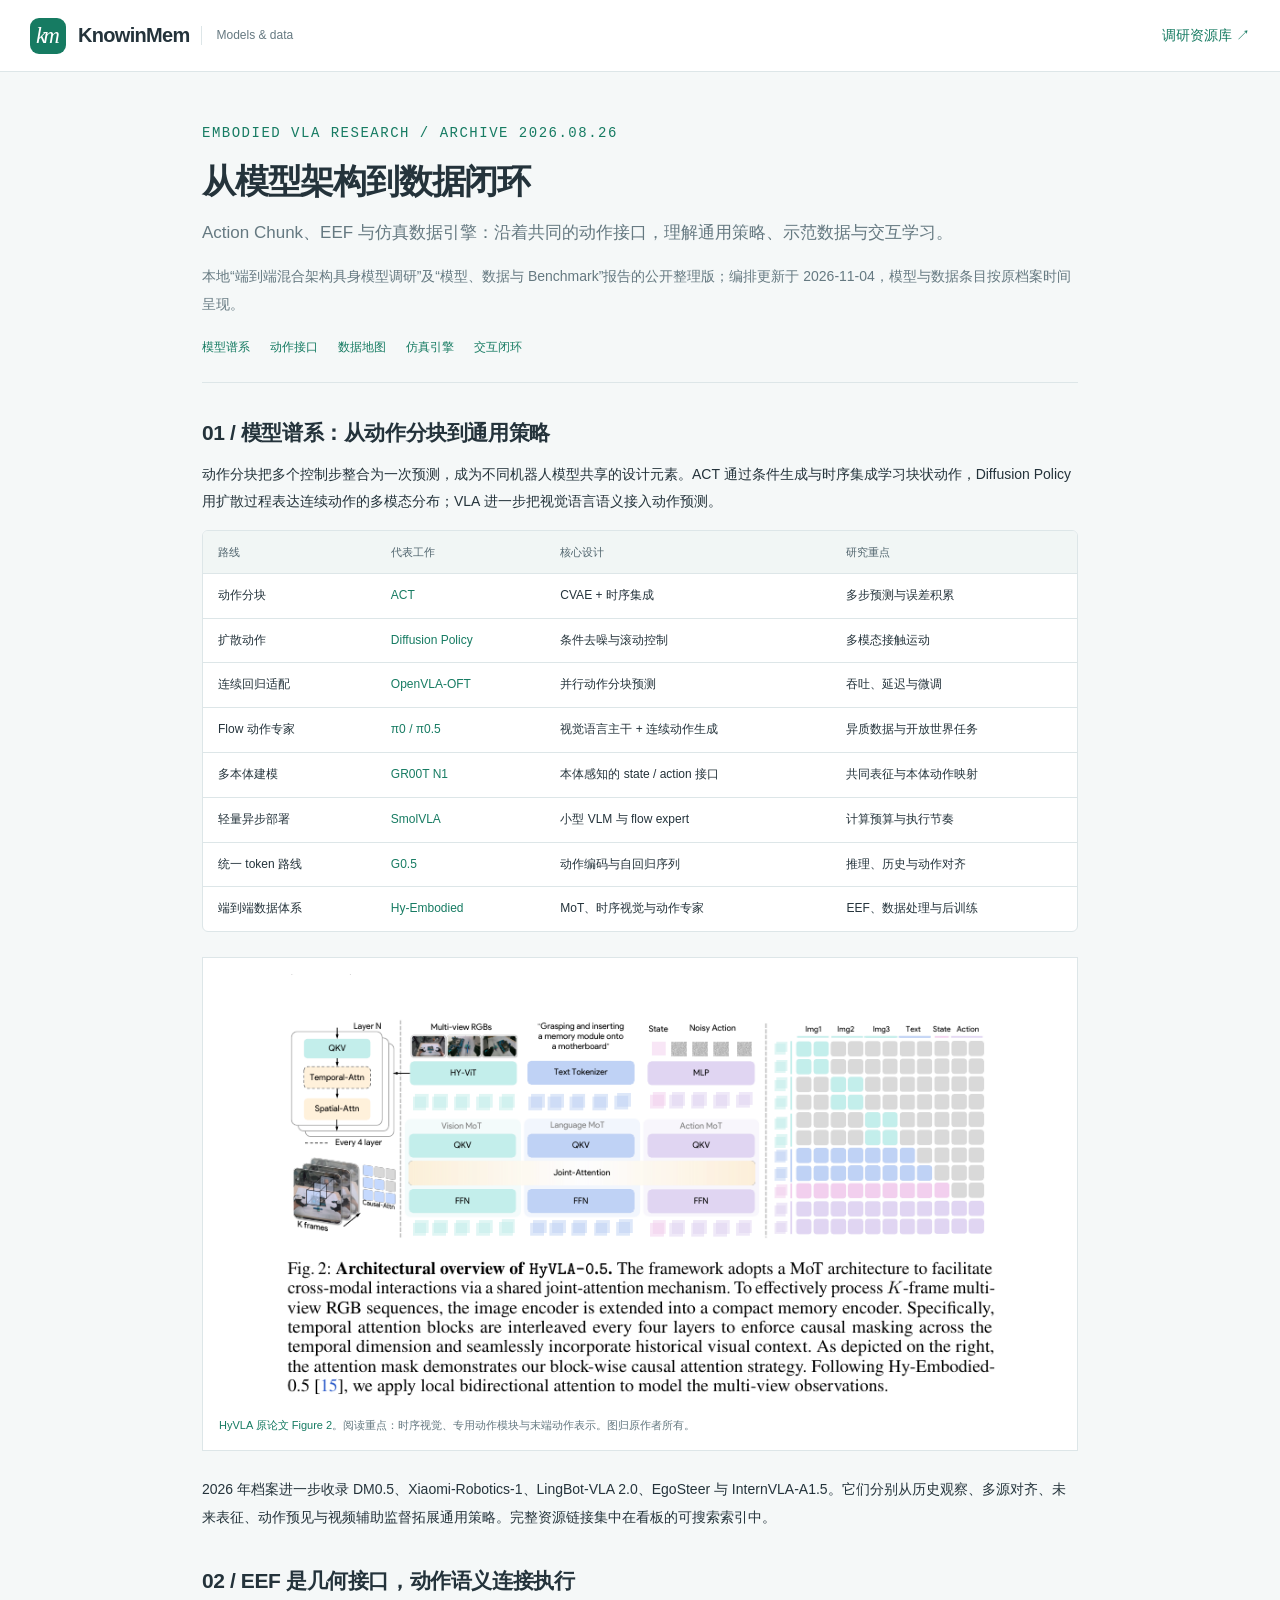
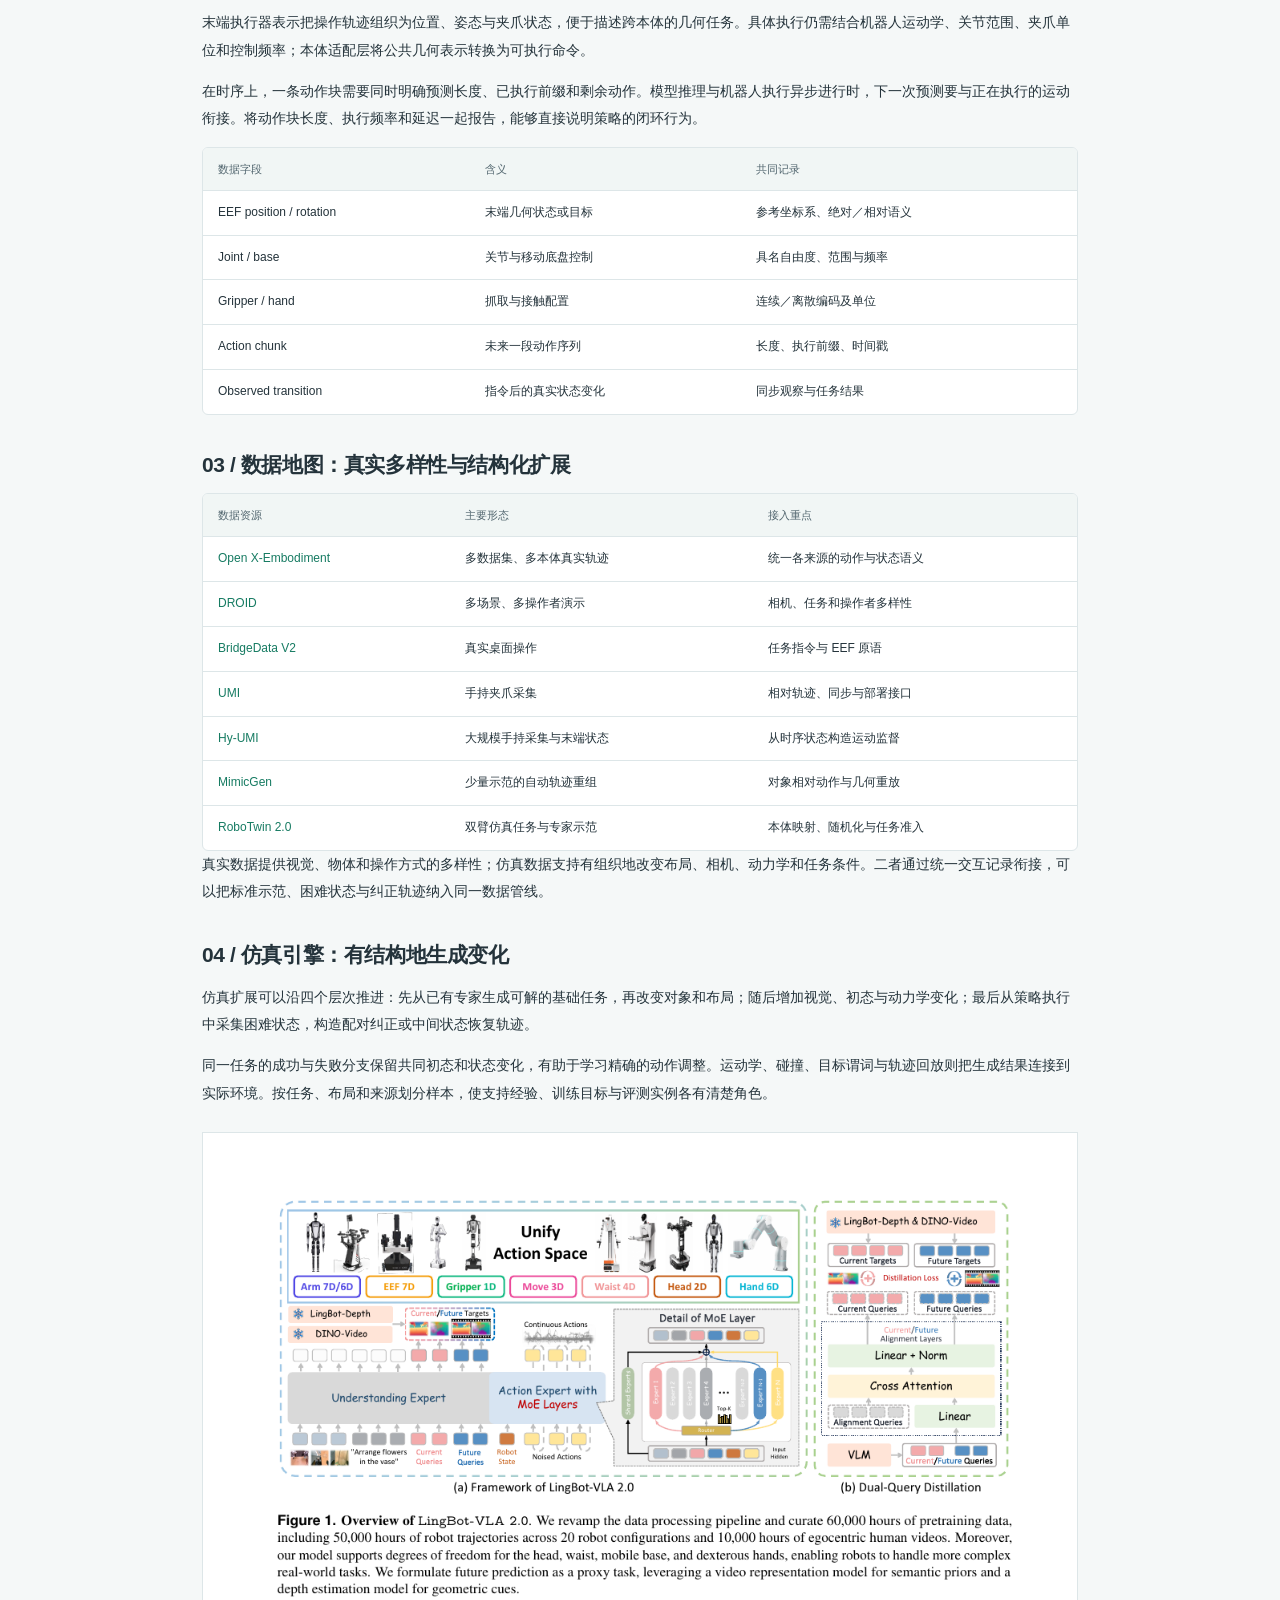
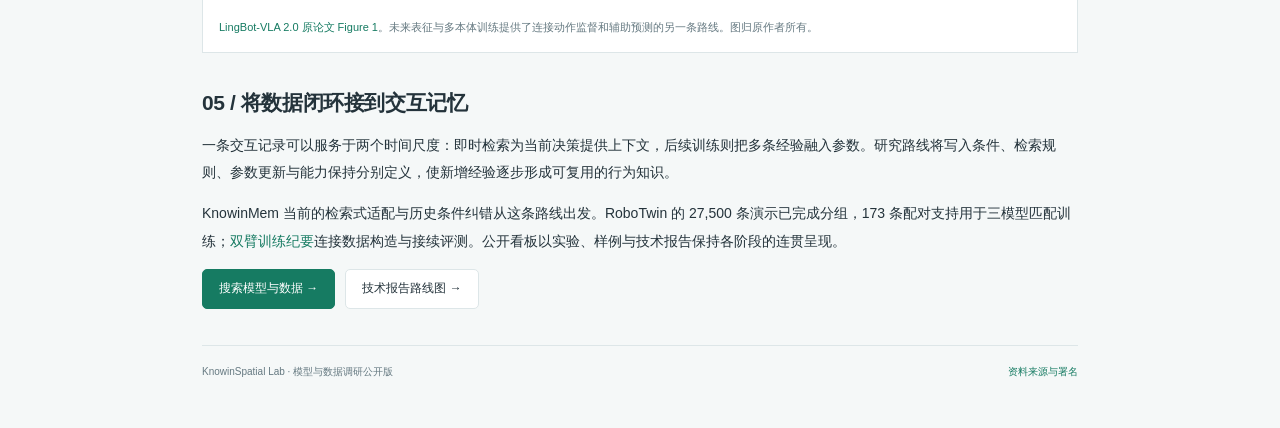
<file: KnowinMem/reports/model-data-survey.html>
<!doctype html><html lang="zh-CN"><head><meta charset="utf-8"><meta name="viewport" content="width=device-width,initial-scale=1"><title>从模型架构到数据闭环 · KnowinMem</title><meta name="description" content="具身 VLA 模型与数据调研：动作分块、EEF 接口、生成式动作专家和仿真数据引擎。"><link rel="icon" href="../../assets/favicon.svg"><link rel="stylesheet" href="../style.css"></head><body><header class="topbar"><a class="brand" href="../#research"><span class="brand-mark">km</span><strong>KnowinMem</strong><span class="brand-sub">Models & data</span></a><a href="../#research">调研资源库 ↗</a></header>
<article class="article-page"><header><p class="eyebrow">EMBODIED VLA RESEARCH / ARCHIVE 2026.08.26</p><h1>从模型架构到数据闭环</h1><p class="intro">Action Chunk、EEF 与仿真数据引擎：沿着共同的动作接口，理解通用策略、示范数据与交互学习。</p><p class="small">本地“端到端混合架构具身模型调研”及“模型、数据与 Benchmark”报告的公开整理版；编排更新于 2026-11-04，模型与数据条目按原档案时间呈现。</p><nav class="toc"><a href="#models">模型谱系</a><a href="#eef">动作接口</a><a href="#datasets">数据地图</a><a href="#engine">仿真引擎</a><a href="#loop">交互闭环</a></nav></header>
<h2 id="models">01 / 模型谱系：从动作分块到通用策略</h2><p>动作分块把多个控制步整合为一次预测，成为不同机器人模型共享的设计元素。ACT 通过条件生成与时序集成学习块状动作，Diffusion Policy 用扩散过程表达连续动作的多模态分布；VLA 进一步把视觉语言语义接入动作预测。</p><div class="table-wrap"><table><thead><tr><th>路线</th><th>代表工作</th><th>核心设计</th><th>研究重点</th></tr></thead><tbody><tr><td>动作分块</td><td><a href="https://arxiv.org/abs/2304.13705">ACT</a></td><td>CVAE + 时序集成</td><td>多步预测与误差积累</td></tr><tr><td>扩散动作</td><td><a href="https://arxiv.org/abs/2303.04137">Diffusion Policy</a></td><td>条件去噪与滚动控制</td><td>多模态接触运动</td></tr><tr><td>连续回归适配</td><td><a href="https://github.com/moojink/openvla-oft">OpenVLA-OFT</a></td><td>并行动作分块预测</td><td>吞吐、延迟与微调</td></tr><tr><td>Flow 动作专家</td><td><a href="https://github.com/Physical-Intelligence/openpi">π0 / π0.5</a></td><td>视觉语言主干 + 连续动作生成</td><td>异质数据与开放世界任务</td></tr><tr><td>多本体建模</td><td><a href="https://arxiv.org/abs/2503.14734">GR00T N1</a></td><td>本体感知的 state / action 接口</td><td>共同表征与本体动作映射</td></tr><tr><td>轻量异步部署</td><td><a href="https://arxiv.org/abs/2506.01844">SmolVLA</a></td><td>小型 VLM 与 flow expert</td><td>计算预算与执行节奏</td></tr><tr><td>统一 token 路线</td><td><a href="https://github.com/OpenGalaxea/GalaxeaVLA">G0.5</a></td><td>动作编码与自回归序列</td><td>推理、历史与动作对齐</td></tr><tr><td>端到端数据体系</td><td><a href="https://github.com/Tencent-Hunyuan/Hy-Embodied-0.5-VLA">Hy-Embodied</a></td><td>MoT、时序视觉与动作专家</td><td>EEF、数据处理与后训练</td></tr></tbody></table></div>
<figure><img src="../assets/hyvla_fig2.png" alt="HyVLA 模型结构：视觉语言与动作生成" loading="lazy"><figcaption><a href="https://arxiv.org/abs/2606.14409">HyVLA 原论文 Figure 2</a>。阅读重点：时序视觉、专用动作模块与末端动作表示。图归原作者所有。</figcaption></figure>
<p>2026 年档案进一步收录 DM0.5、Xiaomi-Robotics-1、LingBot-VLA 2.0、EgoSteer 与 InternVLA-A1.5。它们分别从历史观察、多源对齐、未来表征、动作预见与视频辅助监督拓展通用策略。完整资源链接集中在看板的可搜索索引中。</p>
<h2 id="eef">02 / EEF 是几何接口，动作语义连接执行</h2><p>末端执行器表示把操作轨迹组织为位置、姿态与夹爪状态，便于描述跨本体的几何任务。具体执行仍需结合机器人运动学、关节范围、夹爪单位和控制频率；本体适配层将公共几何表示转换为可执行命令。</p><p>在时序上，一条动作块需要同时明确预测长度、已执行前缀和剩余动作。模型推理与机器人执行异步进行时，下一次预测要与正在执行的运动衔接。将动作块长度、执行频率和延迟一起报告，能够直接说明策略的闭环行为。</p><div class="table-wrap"><table><thead><tr><th>数据字段</th><th>含义</th><th>共同记录</th></tr></thead><tbody><tr><td>EEF position / rotation</td><td>末端几何状态或目标</td><td>参考坐标系、绝对／相对语义</td></tr><tr><td>Joint / base</td><td>关节与移动底盘控制</td><td>具名自由度、范围与频率</td></tr><tr><td>Gripper / hand</td><td>抓取与接触配置</td><td>连续／离散编码及单位</td></tr><tr><td>Action chunk</td><td>未来一段动作序列</td><td>长度、执行前缀、时间戳</td></tr><tr><td>Observed transition</td><td>指令后的真实状态变化</td><td>同步观察与任务结果</td></tr></tbody></table></div>
<h2 id="datasets">03 / 数据地图：真实多样性与结构化扩展</h2><div class="table-wrap"><table><thead><tr><th>数据资源</th><th>主要形态</th><th>接入重点</th></tr></thead><tbody><tr><td><a href="https://robotics-transformer-x.github.io/">Open X-Embodiment</a></td><td>多数据集、多本体真实轨迹</td><td>统一各来源的动作与状态语义</td></tr><tr><td><a href="https://droid-dataset.github.io/">DROID</a></td><td>多场景、多操作者演示</td><td>相机、任务和操作者多样性</td></tr><tr><td><a href="https://arxiv.org/abs/2308.12952">BridgeData V2</a></td><td>真实桌面操作</td><td>任务指令与 EEF 原语</td></tr><tr><td><a href="https://umi-gripper.github.io/">UMI</a></td><td>手持夹爪采集</td><td>相对轨迹、同步与部署接口</td></tr><tr><td><a href="https://huggingface.co/datasets/tencent/Hy-Embodied-0.5-VLA-Data">Hy-UMI</a></td><td>大规模手持采集与末端状态</td><td>从时序状态构造运动监督</td></tr><tr><td><a href="https://mimicgen.github.io/">MimicGen</a></td><td>少量示范的自动轨迹重组</td><td>对象相对动作与几何重放</td></tr><tr><td><a href="https://robotwin-platform.github.io/doc/">RoboTwin 2.0</a></td><td>双臂仿真任务与专家示范</td><td>本体映射、随机化与任务准入</td></tr></tbody></table></div><p>真实数据提供视觉、物体和操作方式的多样性；仿真数据支持有组织地改变布局、相机、动力学和任务条件。二者通过统一交互记录衔接，可以把标准示范、困难状态与纠正轨迹纳入同一数据管线。</p>
<h2 id="engine">04 / 仿真引擎：有结构地生成变化</h2><p>仿真扩展可以沿四个层次推进：先从已有专家生成可解的基础任务，再改变对象和布局；随后增加视觉、初态与动力学变化；最后从策略执行中采集困难状态，构造配对纠正或中间状态恢复轨迹。</p><p>同一任务的成功与失败分支保留共同初态和状态变化，有助于学习精确的动作调整。运动学、碰撞、目标谓词与轨迹回放则把生成结果连接到实际环境。按任务、布局和来源划分样本，使支持经验、训练目标与评测实例各有清楚角色。</p><figure><img src="../assets/lingbot_vla2_fig1.png" alt="LingBot-VLA 2.0 多本体建模与预测表征示意" loading="lazy"><figcaption><a href="https://arxiv.org/abs/2607.06403">LingBot-VLA 2.0 原论文 Figure 1</a>。未来表征与多本体训练提供了连接动作监督和辅助预测的另一条路线。图归原作者所有。</figcaption></figure>
<h2 id="loop">05 / 将数据闭环接到交互记忆</h2><p>一条交互记录可以服务于两个时间尺度：即时检索为当前决策提供上下文，后续训练则把多条经验融入参数。研究路线将写入条件、检索规则、参数更新与能力保持分别定义，使新增经验逐步形成可复用的行为知识。</p><p>KnowinMem 当前的检索式适配与历史条件纠错从这条路线出发。RoboTwin 的 27,500 条演示已完成分组，173 条配对支持用于三模型匹配训练；<a href="bimanual-adaptation.html">双臂训练纪要</a>连接数据构造与接续评测。公开看板以实验、样例与技术报告保持各阶段的连贯呈现。</p><div class="actions"><a class="btn primary" href="../#research">搜索模型与数据 →</a><a class="btn" href="technical-roadmap.html">技术报告路线图 →</a></div><footer class="footer"><span>KnowinSpatial Lab · 模型与数据调研公开版</span><a href="about.html">资料来源与署名</a></footer></article></body></html>
</file>
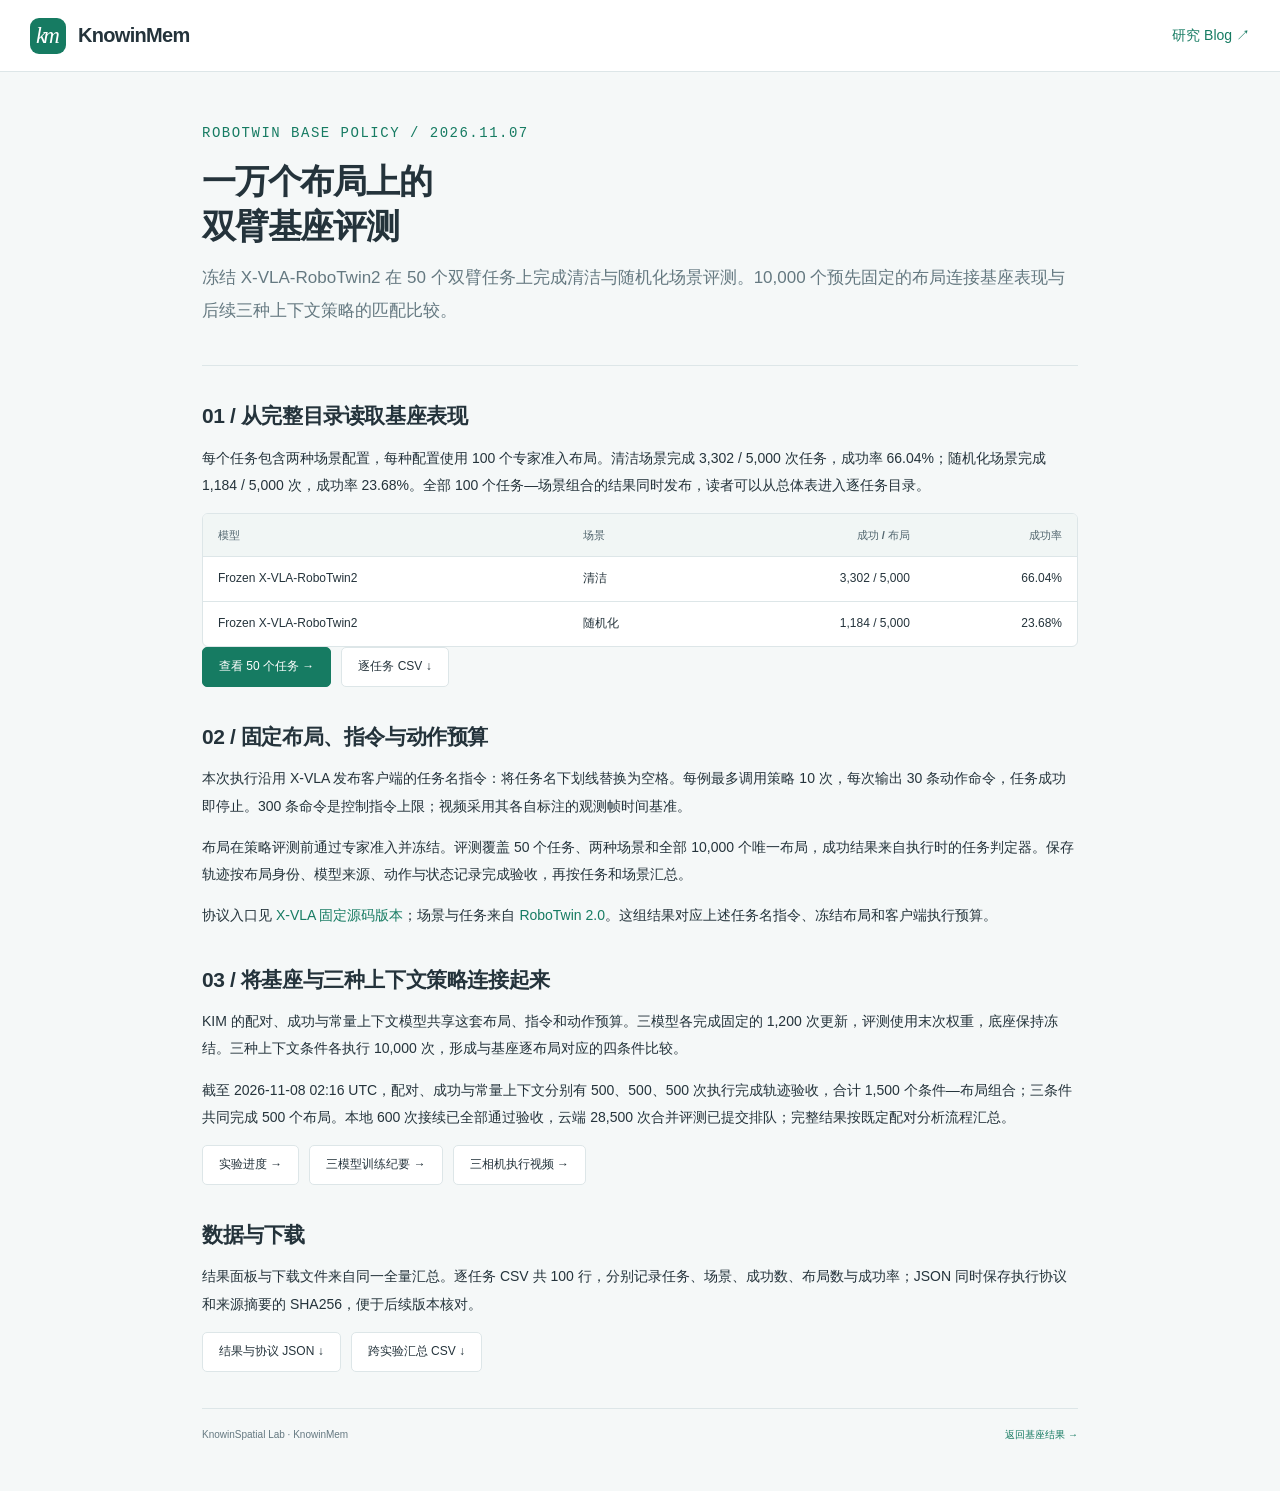
<file: KnowinMem/reports/robotwin-base.html>
<!doctype html>
<html lang="zh-CN"><head><meta charset="utf-8"><meta name="viewport" content="width=device-width,initial-scale=1"><title>一万个布局上的双臂基座评测 · KnowinMem</title><link rel="icon" href="../../assets/favicon.svg"><link rel="stylesheet" href="../style.css"></head>
<body><header class="topbar"><a class="brand" href="../"><span class="brand-mark">km</span><strong>KnowinMem</strong></a><a href="../#blog">研究 Blog ↗</a></header>
<article class="article-page"><header><p class="eyebrow">ROBOTWIN BASE POLICY / 2026.11.07</p><h1>一万个布局上的<br>双臂基座评测</h1><p class="intro">冻结 X-VLA-RoboTwin2 在 50 个双臂任务上完成清洁与随机化场景评测。10,000 个预先固定的布局连接基座表现与后续三种上下文策略的匹配比较。</p></header>
<h2>01 / 从完整目录读取基座表现</h2>
<p>每个任务包含两种场景配置，每种配置使用 100 个专家准入布局。清洁场景完成 3,302 / 5,000 次任务，成功率 66.04%；随机化场景完成 1,184 / 5,000 次，成功率 23.68%。全部 100 个任务—场景组合的结果同时发布，读者可以从总体表进入逐任务目录。</p>
<div class="table-wrap"><table><thead><tr><th>模型</th><th>场景</th><th class="num">成功 / 布局</th><th class="num">成功率</th></tr></thead><tbody><tr><td>Frozen X-VLA-RoboTwin2</td><td class="nowrap">清洁</td><td class="num">3,302 / 5,000</td><td class="num">66.04%</td></tr><tr><td>Frozen X-VLA-RoboTwin2</td><td class="nowrap">随机化</td><td class="num">1,184 / 5,000</td><td class="num">23.68%</td></tr></tbody></table></div>
<div class="actions"><a class="btn primary" href="../#results/robotwin">查看 50 个任务 →</a><a class="btn" href="../data/robotwin-base.csv" download>逐任务 CSV ↓</a></div>
<h2>02 / 固定布局、指令与动作预算</h2>
<p>本次执行沿用 X-VLA 发布客户端的任务名指令：将任务名下划线替换为空格。每例最多调用策略 10 次，每次输出 30 条动作命令，任务成功即停止。300 条命令是控制指令上限；视频采用其各自标注的观测帧时间基准。</p>
<p>布局在策略评测前通过专家准入并冻结。评测覆盖 50 个任务、两种场景和全部 10,000 个唯一布局，成功结果来自执行时的任务判定器。保存轨迹按布局身份、模型来源、动作与状态记录完成验收，再按任务和场景汇总。</p>
<p>协议入口见 <a href="https://github.com/2toinf/X-VLA/tree/6c4ecfb8be458ae7c0c96094e4b0add4174f4fe2">X-VLA 固定源码版本</a>；场景与任务来自 <a href="https://robotwin-platform.github.io/doc/">RoboTwin 2.0</a>。这组结果对应上述任务名指令、冻结布局和客户端执行预算。</p>
<h2>03 / 将基座与三种上下文策略连接起来</h2>
<p>KIM 的配对、成功与常量上下文模型共享这套布局、指令和动作预算。三模型各完成固定的 1,200 次更新，评测使用末次权重，底座保持冻结。三种上下文条件各执行 10,000 次，形成与基座逐布局对应的四条件比较。</p>
<p>截至 2026-11-08 02:16 UTC，配对、成功与常量上下文分别有 500、500、500 次执行完成轨迹验收，合计 1,500 个条件—布局组合；三条件共同完成 500 个布局。本地 600 次接续已全部通过验收，云端 28,500 次合并评测已提交排队；完整结果按既定配对分析流程汇总。</p>
<div class="actions"><a class="btn" href="../#experiments">实验进度 →</a><a class="btn" href="bimanual-adaptation.html">三模型训练纪要 →</a><a class="btn" href="bimanual-rollouts.html">三相机执行视频 →</a></div>
<h2>数据与下载</h2>
<p>结果面板与下载文件来自同一全量汇总。逐任务 CSV 共 100 行，分别记录任务、场景、成功数、布局数与成功率；JSON 同时保存执行协议和来源摘要的 SHA256，便于后续版本核对。</p>
<div class="actions"><a class="btn" href="../data/robotwin-base.json" download>结果与协议 JSON ↓</a><a class="btn" href="../data/results.csv" download>跨实验汇总 CSV ↓</a></div>
<footer class="footer"><span>KnowinSpatial Lab · KnowinMem</span><a href="../#results/robotwin">返回基座结果 →</a></footer></article></body></html>
</file>
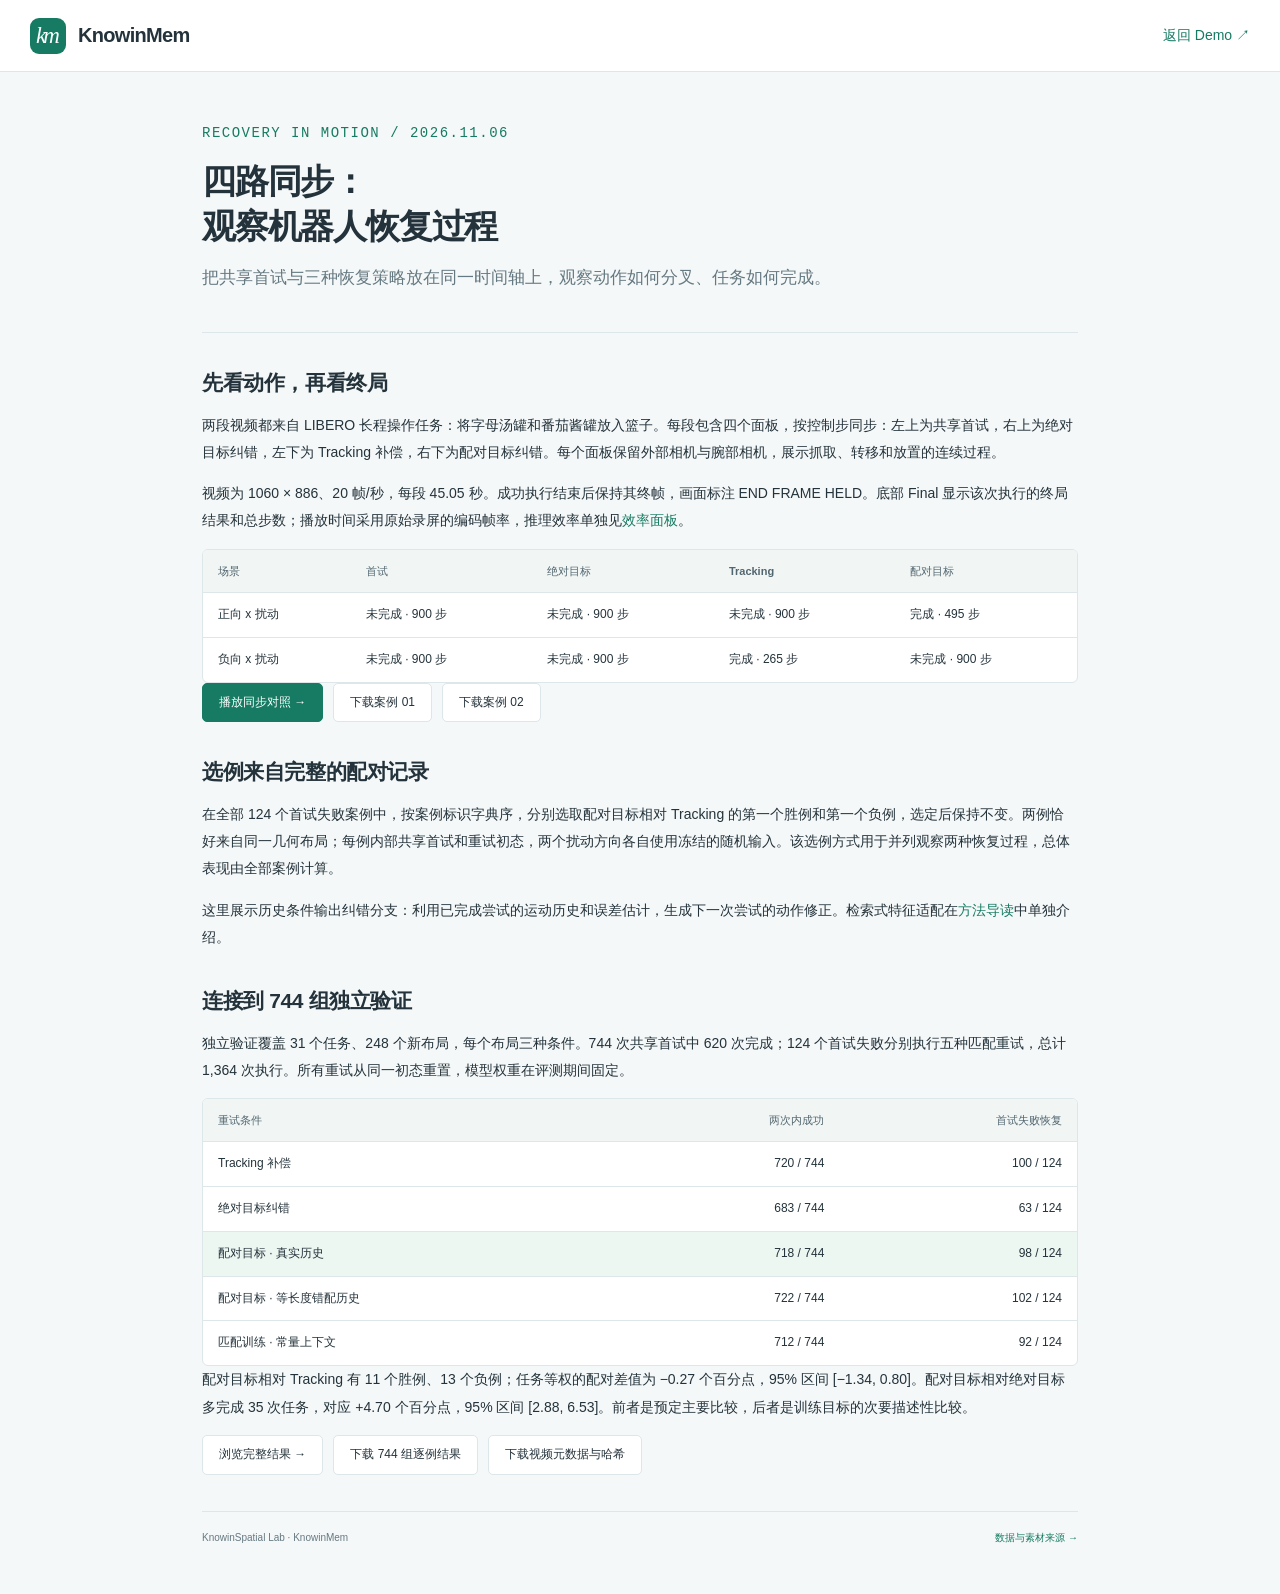
<file: KnowinMem/reports/synchronized-recovery.html>
<!doctype html>
<html lang="zh-CN">
<head>
  <meta charset="utf-8"><meta name="viewport" content="width=device-width,initial-scale=1">
  <title>四路同步：观察机器人恢复过程 · KnowinMem</title>
  <meta name="description" content="两段四路同步视频，连接机器人执行过程、配对纠错与独立验证结果。">
  <link rel="icon" href="../../assets/favicon.svg"><link rel="stylesheet" href="../style.css">
</head>
<body>
<header class="topbar"><a class="brand" href="../#demos"><span class="brand-mark">km</span><strong>KnowinMem</strong></a><a href="../#demos">返回 Demo ↗</a></header>
<article class="article-page">
  <header><p class="eyebrow">RECOVERY IN MOTION / 2026.11.06</p><h1>四路同步：<br>观察机器人恢复过程</h1><p class="intro">把共享首试与三种恢复策略放在同一时间轴上，观察动作如何分叉、任务如何完成。</p></header>
  <h2>先看动作，再看终局</h2>
  <p>两段视频都来自 LIBERO 长程操作任务：将字母汤罐和番茄酱罐放入篮子。每段包含四个面板，按控制步同步：左上为共享首试，右上为绝对目标纠错，左下为 Tracking 补偿，右下为配对目标纠错。每个面板保留外部相机与腕部相机，展示抓取、转移和放置的连续过程。</p>
  <p>视频为 1060 × 886、20 帧/秒，每段 45.05 秒。成功执行结束后保持其终帧，画面标注 END FRAME HELD。底部 Final 显示该次执行的终局结果和总步数；播放时间采用原始录屏的编码帧率，推理效率单独见<a href="../#results/efficiency">效率面板</a>。</p>
  <div class="table-wrap"><table><thead><tr><th>场景</th><th>首试</th><th>绝对目标</th><th>Tracking</th><th>配对目标</th></tr></thead><tbody>
    <tr><td>正向 x 扰动</td><td>未完成 · 900 步</td><td>未完成 · 900 步</td><td>未完成 · 900 步</td><td>完成 · 495 步</td></tr>
    <tr><td>负向 x 扰动</td><td>未完成 · 900 步</td><td>未完成 · 900 步</td><td>完成 · 265 步</td><td>未完成 · 900 步</td></tr>
  </tbody></table></div>
  <div class="actions"><a class="btn primary" href="../#demos">播放同步对照 →</a><a class="btn" href="../assets/comparison-01.mp4" download>下载案例 01</a><a class="btn" href="../assets/comparison-02.mp4" download>下载案例 02</a></div>
  <h2>选例来自完整的配对记录</h2>
  <p>在全部 124 个首试失败案例中，按案例标识字典序，分别选取配对目标相对 Tracking 的第一个胜例和第一个负例，选定后保持不变。两例恰好来自同一几何布局；每例内部共享首试和重试初态，两个扰动方向各自使用冻结的随机输入。该选例方式用于并列观察两种恢复过程，总体表现由全部案例计算。</p>
  <p>这里展示历史条件输出纠错分支：利用已完成尝试的运动历史和误差估计，生成下一次尝试的动作修正。检索式特征适配在<a href="from-interaction.html">方法导读</a>中单独介绍。</p>
  <h2>连接到 744 组独立验证</h2>
  <p>独立验证覆盖 31 个任务、248 个新布局，每个布局三种条件。744 次共享首试中 620 次完成；124 个首试失败分别执行五种匹配重试，总计 1,364 次执行。所有重试从同一初态重置，模型权重在评测期间固定。</p>
  <div class="table-wrap"><table><thead><tr><th>重试条件</th><th class="num">两次内成功</th><th class="num">首试失败恢复</th></tr></thead><tbody>
    <tr><td>Tracking 补偿</td><td class="num">720 / 744</td><td class="num">100 / 124</td></tr>
    <tr><td>绝对目标纠错</td><td class="num">683 / 744</td><td class="num">63 / 124</td></tr>
    <tr class="emphasis"><td>配对目标 · 真实历史</td><td class="num">718 / 744</td><td class="num">98 / 124</td></tr>
    <tr><td>配对目标 · 等长度错配历史</td><td class="num">722 / 744</td><td class="num">102 / 124</td></tr>
    <tr><td>匹配训练 · 常量上下文</td><td class="num">712 / 744</td><td class="num">92 / 124</td></tr>
  </tbody></table></div>
  <p>配对目标相对 Tracking 有 11 个胜例、13 个负例；任务等权的配对差值为 −0.27 个百分点，95% 区间 [−1.34, 0.80]。配对目标相对绝对目标多完成 35 次任务，对应 +4.70 个百分点，95% 区间 [2.88, 6.53]。前者是预定主要比较，后者是训练目标的次要描述性比较。</p>
  <div class="actions"><a class="btn" href="../#results/recovery">浏览完整结果 →</a><a class="btn" href="../data/paired-trials.csv" download>下载 744 组逐例结果</a><a class="btn" href="../data/comparisons.json" download>下载视频元数据与哈希</a></div>
  <footer class="footer"><span>KnowinSpatial Lab · KnowinMem</span><a href="about.html">数据与素材来源 →</a></footer>
</article></body></html>
</file>
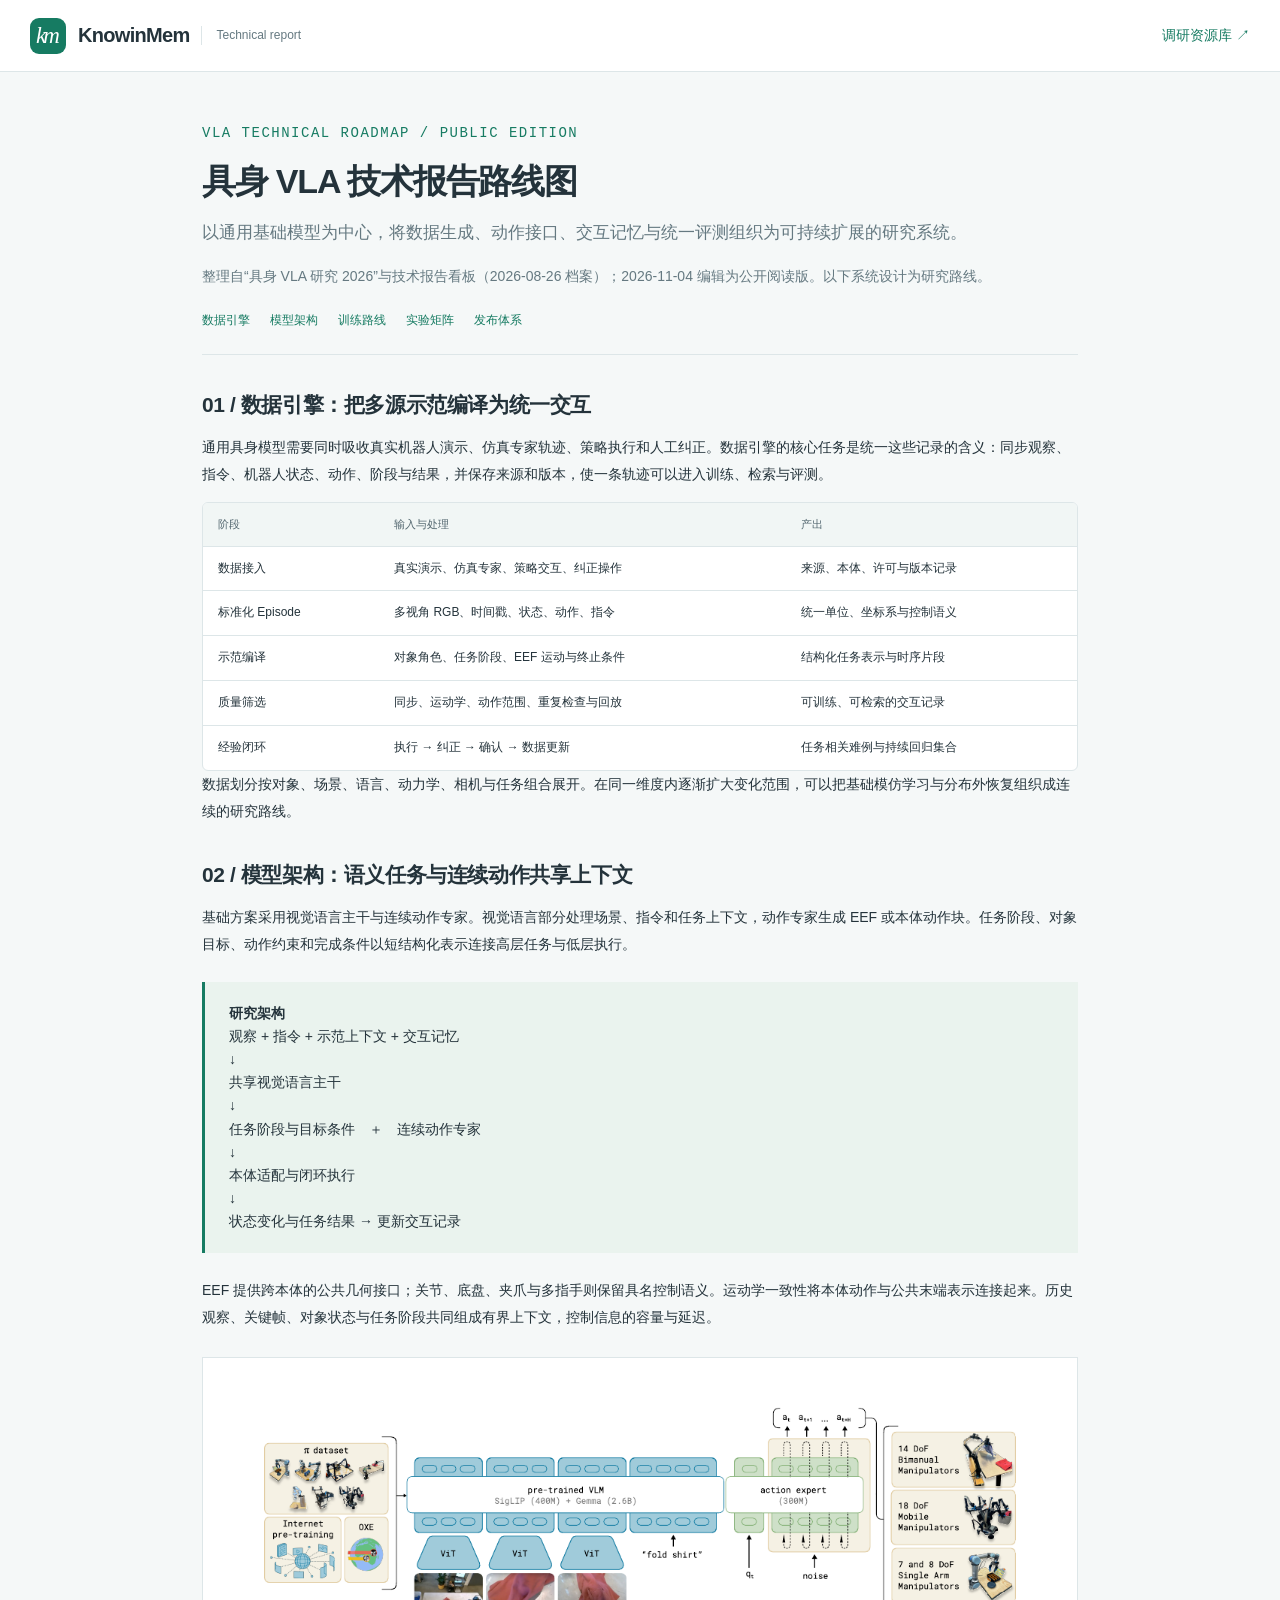
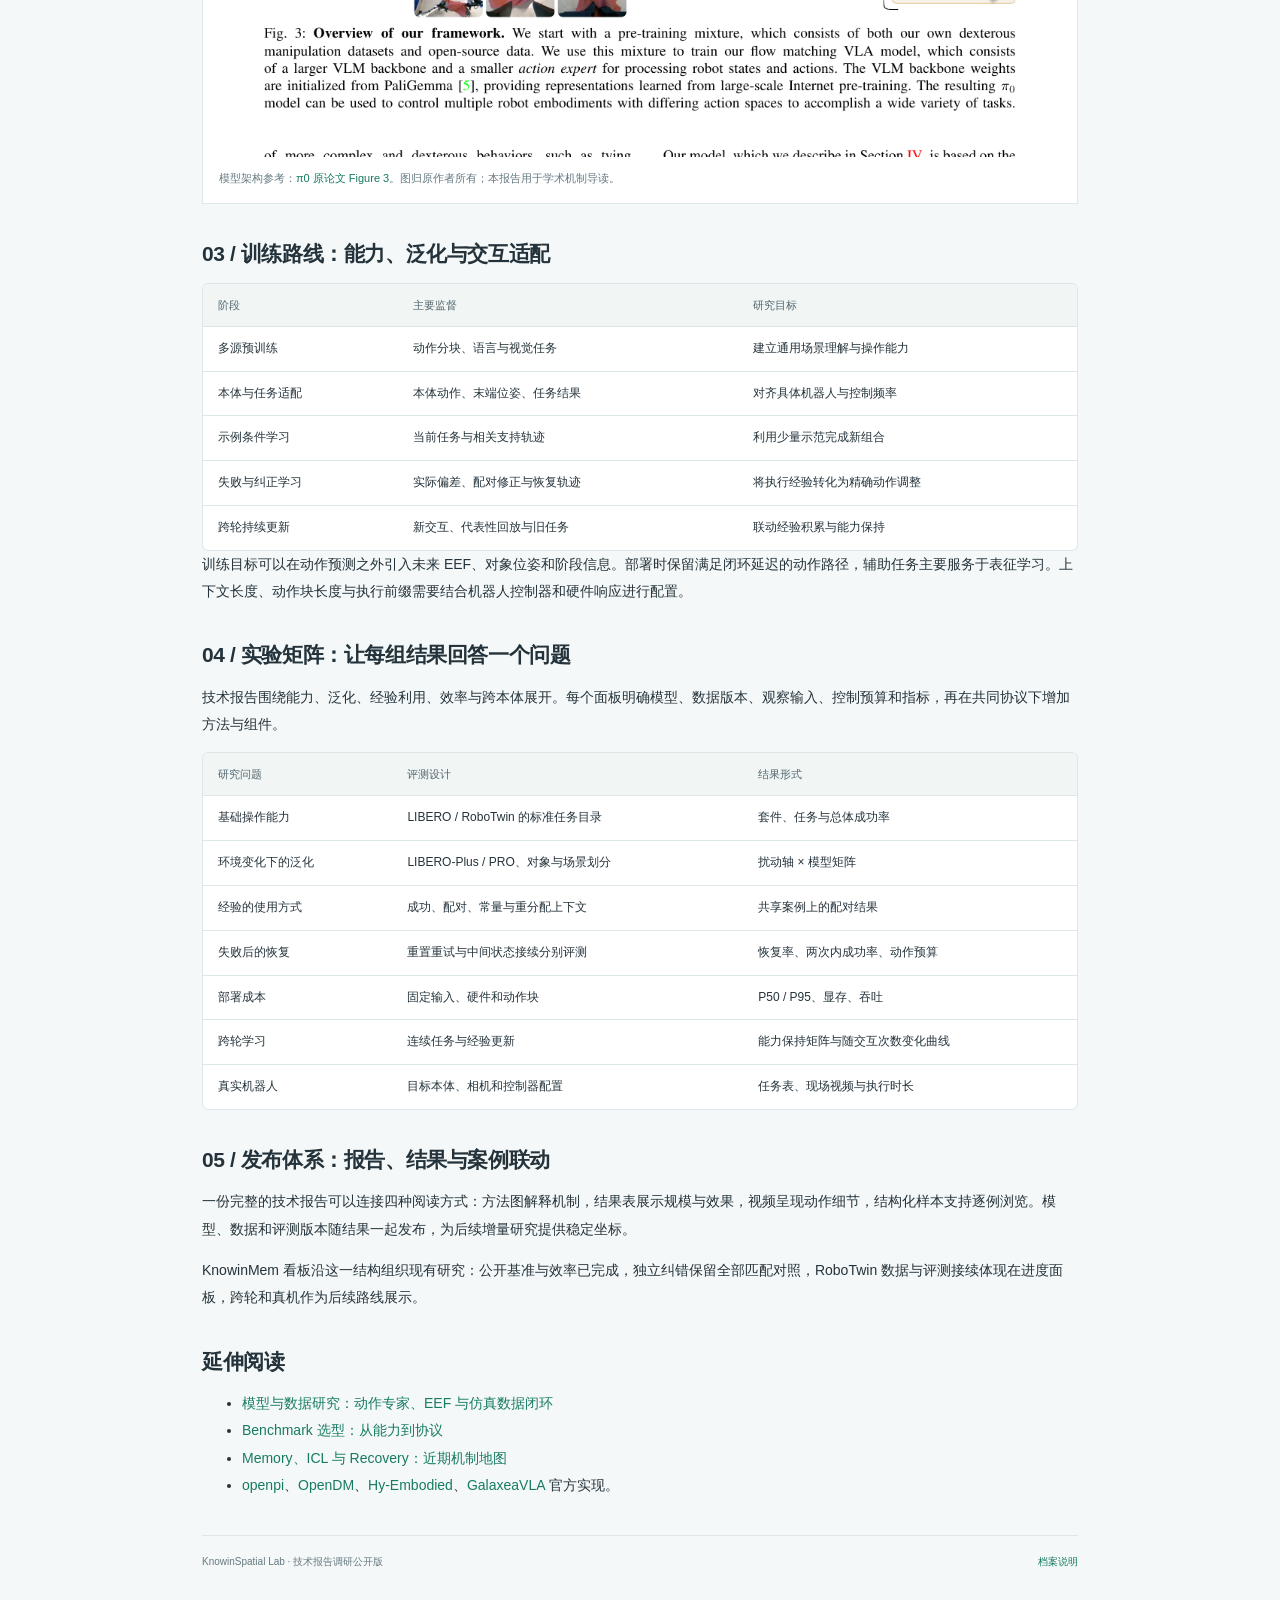
<file: KnowinMem/reports/technical-roadmap.html>
<!doctype html><html lang="zh-CN"><head><meta charset="utf-8"><meta name="viewport" content="width=device-width,initial-scale=1"><title>具身 VLA 技术报告路线图 · KnowinSpatial Lab</title><meta name="description" content="整理具身 VLA 技术报告调研路线：数据引擎、动作架构、上下文学习、统一评测与部署。"><link rel="icon" href="../../assets/favicon.svg"><link rel="stylesheet" href="../style.css"></head><body><header class="topbar"><a class="brand" href="../#research"><span class="brand-mark">km</span><strong>KnowinMem</strong><span class="brand-sub">Technical report</span></a><a href="../#research">调研资源库 ↗</a></header>
<article class="article-page"><header><p class="eyebrow">VLA TECHNICAL ROADMAP / PUBLIC EDITION</p><h1>具身 VLA 技术报告路线图</h1><p class="intro">以通用基础模型为中心，将数据生成、动作接口、交互记忆与统一评测组织为可持续扩展的研究系统。</p><p class="small">整理自“具身 VLA 研究 2026”与技术报告看板（2026-08-26 档案）；2026-11-04 编辑为公开阅读版。以下系统设计为研究路线。</p><nav class="toc"><a href="#data">数据引擎</a><a href="#architecture">模型架构</a><a href="#training">训练路线</a><a href="#evaluation">实验矩阵</a><a href="#release">发布体系</a></nav></header>
<h2 id="data">01 / 数据引擎：把多源示范编译为统一交互</h2><p>通用具身模型需要同时吸收真实机器人演示、仿真专家轨迹、策略执行和人工纠正。数据引擎的核心任务是统一这些记录的含义：同步观察、指令、机器人状态、动作、阶段与结果，并保存来源和版本，使一条轨迹可以进入训练、检索与评测。</p><div class="table-wrap"><table><thead><tr><th>阶段</th><th>输入与处理</th><th>产出</th></tr></thead><tbody><tr><td>数据接入</td><td>真实演示、仿真专家、策略交互、纠正操作</td><td>来源、本体、许可与版本记录</td></tr><tr><td>标准化 Episode</td><td>多视角 RGB、时间戳、状态、动作、指令</td><td>统一单位、坐标系与控制语义</td></tr><tr><td>示范编译</td><td>对象角色、任务阶段、EEF 运动与终止条件</td><td>结构化任务表示与时序片段</td></tr><tr><td>质量筛选</td><td>同步、运动学、动作范围、重复检查与回放</td><td>可训练、可检索的交互记录</td></tr><tr><td>经验闭环</td><td>执行 → 纠正 → 确认 → 数据更新</td><td>任务相关难例与持续回归集合</td></tr></tbody></table></div><p>数据划分按对象、场景、语言、动力学、相机与任务组合展开。在同一维度内逐渐扩大变化范围，可以把基础模仿学习与分布外恢复组织成连续的研究路线。</p>
<h2 id="architecture">02 / 模型架构：语义任务与连续动作共享上下文</h2><p>基础方案采用视觉语言主干与连续动作专家。视觉语言部分处理场景、指令和任务上下文，动作专家生成 EEF 或本体动作块。任务阶段、对象目标、动作约束和完成条件以短结构化表示连接高层任务与低层执行。</p><div class="callout"><strong>研究架构</strong><br>观察 + 指令 + 示范上下文 + 交互记忆<br>↓<br>共享视觉语言主干<br>↓<br>任务阶段与目标条件　＋　连续动作专家<br>↓<br>本体适配与闭环执行<br>↓<br>状态变化与任务结果 → 更新交互记录</div><p>EEF 提供跨本体的公共几何接口；关节、底盘、夹爪与多指手则保留具名控制语义。运动学一致性将本体动作与公共末端表示连接起来。历史观察、关键帧、对象状态与任务阶段共同组成有界上下文，控制信息的容量与延迟。</p><figure><img src="../assets/pi0_fig3.png" alt="π0 论文中视觉语言模型与连续动作专家的架构图" loading="lazy"><figcaption>模型架构参考：<a href="https://www.physicalintelligence.company/download/pi0.pdf">π0 原论文 Figure 3</a>。图归原作者所有；本报告用于学术机制导读。</figcaption></figure>
<h2 id="training">03 / 训练路线：能力、泛化与交互适配</h2><div class="table-wrap"><table><thead><tr><th>阶段</th><th>主要监督</th><th>研究目标</th></tr></thead><tbody><tr><td>多源预训练</td><td>动作分块、语言与视觉任务</td><td>建立通用场景理解与操作能力</td></tr><tr><td>本体与任务适配</td><td>本体动作、末端位姿、任务结果</td><td>对齐具体机器人与控制频率</td></tr><tr><td>示例条件学习</td><td>当前任务与相关支持轨迹</td><td>利用少量示范完成新组合</td></tr><tr><td>失败与纠正学习</td><td>实际偏差、配对修正与恢复轨迹</td><td>将执行经验转化为精确动作调整</td></tr><tr><td>跨轮持续更新</td><td>新交互、代表性回放与旧任务</td><td>联动经验积累与能力保持</td></tr></tbody></table></div><p>训练目标可以在动作预测之外引入未来 EEF、对象位姿和阶段信息。部署时保留满足闭环延迟的动作路径，辅助任务主要服务于表征学习。上下文长度、动作块长度与执行前缀需要结合机器人控制器和硬件响应进行配置。</p>
<h2 id="evaluation">04 / 实验矩阵：让每组结果回答一个问题</h2><p>技术报告围绕能力、泛化、经验利用、效率与跨本体展开。每个面板明确模型、数据版本、观察输入、控制预算和指标，再在共同协议下增加方法与组件。</p><div class="table-wrap"><table><thead><tr><th>研究问题</th><th>评测设计</th><th>结果形式</th></tr></thead><tbody><tr><td>基础操作能力</td><td>LIBERO / RoboTwin 的标准任务目录</td><td>套件、任务与总体成功率</td></tr><tr><td>环境变化下的泛化</td><td>LIBERO-Plus / PRO、对象与场景划分</td><td>扰动轴 × 模型矩阵</td></tr><tr><td>经验的使用方式</td><td>成功、配对、常量与重分配上下文</td><td>共享案例上的配对结果</td></tr><tr><td>失败后的恢复</td><td>重置重试与中间状态接续分别评测</td><td>恢复率、两次内成功率、动作预算</td></tr><tr><td>部署成本</td><td>固定输入、硬件和动作块</td><td>P50 / P95、显存、吞吐</td></tr><tr><td>跨轮学习</td><td>连续任务与经验更新</td><td>能力保持矩阵与随交互次数变化曲线</td></tr><tr><td>真实机器人</td><td>目标本体、相机和控制器配置</td><td>任务表、现场视频与执行时长</td></tr></tbody></table></div>
<h2 id="release">05 / 发布体系：报告、结果与案例联动</h2><p>一份完整的技术报告可以连接四种阅读方式：方法图解释机制，结果表展示规模与效果，视频呈现动作细节，结构化样本支持逐例浏览。模型、数据和评测版本随结果一起发布，为后续增量研究提供稳定坐标。</p><p>KnowinMem 看板沿这一结构组织现有研究：公开基准与效率已完成，独立纠错保留全部匹配对照，RoboTwin 数据与评测接续体现在进度面板，跨轮和真机作为后续路线展示。</p><h2>延伸阅读</h2><ul><li><a href="model-data-survey.html">模型与数据研究：动作专家、EEF 与仿真数据闭环</a></li><li><a href="benchmark-field-guide.html">Benchmark 选型：从能力到协议</a></li><li><a href="memory-recovery.html">Memory、ICL 与 Recovery：近期机制地图</a></li><li><a href="https://github.com/Physical-Intelligence/openpi">openpi</a>、<a href="https://github.com/dexmal/opendm">OpenDM</a>、<a href="https://github.com/Tencent-Hunyuan/Hy-Embodied-0.5-VLA">Hy-Embodied</a>、<a href="https://github.com/OpenGalaxea/GalaxeaVLA">GalaxeaVLA</a> 官方实现。</li></ul><footer class="footer"><span>KnowinSpatial Lab · 技术报告调研公开版</span><a href="about.html">档案说明</a></footer></article></body></html>
</file>
<file: style.css>
:root{color-scheme:light;--bg:#fafaf9;--text:#292d31;--muted:#697078;--line:#dedfdf;--link:#315b54}*{box-sizing:border-box}html{scroll-padding-top:20px}body{margin:0;min-height:100vh;min-height:100svh;padding:32px;display:grid;place-items:center;background:var(--bg);color:var(--text);font:14px/1.55 -apple-system,BlinkMacSystemFont,"Segoe UI",Arial,sans-serif;-webkit-font-smoothing:antialiased}.panel{width:100%;max-width:900px}.heading{padding-bottom:28px}h1{margin:0 0 7px;font-size:32px;line-height:1.2;font-weight:600;letter-spacing:-.035em}.directions{margin:0;font-size:12px;letter-spacing:.035em;color:var(--muted)}.directions span{padding-inline:7px}#projects{border-top:1px solid var(--line)}.project{display:grid;grid-template-columns:minmax(0,1fr) auto;align-items:center;column-gap:26px;min-height:91px;padding:19px 0;border-bottom:1px solid var(--line)}h2{margin:0 0 5px;font-size:18px;line-height:1.3;font-weight:550;letter-spacing:-.015em}.paper-name{font-size:12px;font-weight:400;color:var(--muted);letter-spacing:0;margin-left:5px}.project-copy p{margin:0;font-size:13px;color:var(--muted)}a{color:var(--link);text-decoration:none;text-underline-offset:4px}a:hover{text-decoration:underline}a:focus-visible{outline:2px solid var(--link);outline-offset:5px;border-radius:1px}.project-links{display:flex;gap:21px;font-size:12px}.project-links a{padding-block:7px}.status{font-size:11px;color:var(--muted);white-space:nowrap}footer{display:flex;justify-content:space-between;align-items:center;gap:20px;padding-top:20px;color:var(--muted);font-size:11px}footer nav{display:flex;gap:19px}footer a{color:var(--muted)}.skip-link{position:absolute;top:-100px;left:20px;padding:8px 12px;background:#fff}.skip-link:focus{top:10px}@media(max-width:600px){body{padding:25px 22px}.heading{padding-bottom:23px}h1{font-size:29px}.directions{font-size:11px}.directions span{padding-inline:5px}.project{column-gap:16px;min-height:98px;padding-block:17px}h2{font-size:17px}.paper-name{display:block;font-size:10px;margin:3px 0 0}.project-copy p{font-size:12px;line-height:1.5;max-width:350px}.project-links{flex-direction:column;gap:3px;align-items:flex-end;font-size:11px}.project-links a{padding:3px 0}.status{font-size:10px}footer{font-size:10px;padding-top:18px;gap:12px}footer nav{gap:14px}}@media(max-height:600px) and (min-width:601px){body{padding-block:20px}.heading{padding-bottom:20px}.project{min-height:80px;padding-block:15px}footer{padding-top:16px}}
</file>
<file: KnowinMem/style.css>
:root{color-scheme:light;--ink:#24333b;--muted:#657981;--line:#dde6e8;--green:#167b62;--soft:#eaf5f0;--blue:#2376a0;--bg:#f5f8f8;--white:#fff;--serif:Georgia,"Noto Serif SC",serif}*{box-sizing:border-box}body{margin:0;color:var(--ink);background:var(--bg);font:14px/1.65 -apple-system,BlinkMacSystemFont,"Segoe UI","PingFang SC","Microsoft YaHei",sans-serif;-webkit-font-smoothing:antialiased}a{color:var(--green);text-decoration:none}a:hover{text-decoration:underline;text-underline-offset:4px}button,input,select{font:inherit}button,a,select,input{ -webkit-tap-highlight-color:transparent}button{cursor:pointer}button:disabled{cursor:default;opacity:.4}button:focus-visible,a:focus-visible,input:focus-visible,select:focus-visible,summary:focus-visible{outline:3px solid #74b7a4;outline-offset:3px}button,input,select{border:1px solid var(--line);border-radius:6px;background:white;color:var(--ink);padding:8px 12px}button:hover{border-color:var(--green)}h1,h2,h3,p{margin-top:0}h1{font-size:36px;letter-spacing:-1.2px;line-height:1.32;margin-bottom:12px}h2{font-size:21px;letter-spacing:-.4px;line-height:1.4;margin-bottom:14px}h3{font-size:16px;line-height:1.5;margin-bottom:8px}p{margin-bottom:14px}img{display:block;max-width:100%;height:auto}.nowrap{white-space:nowrap}.topbar{height:72px;background:#fff;border-bottom:1px solid var(--line);display:flex;align-items:center;justify-content:space-between;padding:0 30px;position:sticky;top:0;z-index:20}.brand{display:flex;gap:12px;align-items:center;color:var(--ink);white-space:nowrap}.brand:hover{text-decoration:none}.brand strong{font-size:20px;letter-spacing:-.7px}.brand-mark{display:inline-flex;align-items:center;justify-content:center;font:italic 23px var(--serif);color:#fff;background:var(--green);width:36px;height:36px;border-radius:9px;letter-spacing:-3px;padding-right:3px}.brand-mark span{opacity:.7}.brand-sub{border-left:1px solid var(--line);padding-left:14px;color:var(--muted);font-size:12px}.top-links{display:flex;gap:24px;font-size:12px;align-items:center}.edition{color:var(--muted)}.shell{display:grid;grid-template-columns:218px minmax(0,1fr);max-width:1800px;margin:auto}.sidebar{height:calc(100vh - 72px);position:sticky;top:72px;border-right:1px solid var(--line);padding:28px 15px 20px;display:flex;flex-direction:column}.nav-label{font-size:10px;color:var(--muted);letter-spacing:1.8px;padding:0 16px;margin-bottom:16px}.sidebar nav{display:grid;gap:5px}.sidebar nav a{padding:11px 15px;color:var(--ink);font-size:13px;display:flex;gap:14px;align-items:center;border-radius:5px}.sidebar nav a span{font:11px ui-monospace,monospace;color:#84959b}.sidebar nav a:hover{background:#eef3f2;text-decoration:none}.sidebar nav a[aria-current=page]{color:var(--green);background:#e3f0eb;font-weight:650}.sidebar nav a[aria-current=page] span{color:var(--green)}.sidebar-note{margin:32px 15px 0;border-top:1px solid var(--line);padding-top:20px;font-size:12px}.sidebar-note p{font-size:11px;color:var(--muted);line-height:1.9;margin:10px 0}.dot{width:6px;height:6px;background:var(--green);display:inline-block;border-radius:50%;margin-right:7px}.sidebar-bottom{margin:auto 15px 0;padding-top:24px;font-size:11px;display:flex;justify-content:space-between;gap:12px}main{min-width:0;padding:34px 42px 18px;max-width:1420px;width:100%;margin:auto;min-height:calc(100vh - 72px)}.eyebrow{font:11px ui-monospace,SFMono-Regular,Consolas,monospace;letter-spacing:1.5px;color:var(--green);text-transform:uppercase;margin-bottom:12px}.lead{color:var(--muted);font-size:15px;line-height:1.85;max-width:740px}.page-head{display:flex;align-items:flex-start;justify-content:space-between;gap:24px;margin-bottom:24px}.page-head h1{font-size:30px}.page-head .lead{margin-bottom:0}.actions{display:flex;gap:10px;flex-wrap:wrap;align-items:center}.btn{display:inline-flex;align-items:center;justify-content:center;gap:12px;font-size:12px;padding:9px 16px;border:1px solid var(--line);border-radius:5px;background:#fff;color:var(--ink)}.btn:hover{border-color:var(--green);text-decoration:none}.btn.primary{background:var(--green);border-color:var(--green);color:#fff}.hero{display:grid;grid-template-columns:1fr 1fr;gap:32px;background:white;border:1px solid var(--line);padding:30px;border-radius:8px;align-items:center}.hero h1{font-size:37px;line-height:1.35}.hero h1 em{font-style:normal;color:var(--green)}.hero p{font-size:13px;color:var(--muted);line-height:1.9}.hero .eyebrow{color:var(--green)}.hero-media{margin:0;min-width:0}.hero-media img{border-radius:5px;width:100%;aspect-ratio:2/1;object-fit:cover;background:#e7ece8}.hero-media figcaption{display:flex;justify-content:space-between;color:var(--muted);font-size:10px;padding-top:10px;gap:8px}.metrics{display:grid;grid-template-columns:repeat(4,minmax(0,1fr));margin:22px 0 30px;border:1px solid var(--line);background:white;border-radius:7px}.metric{padding:19px 22px;border-right:1px solid var(--line)}.metric:last-child{border:0}.metric strong{display:block;font-size:30px;line-height:1.35;font-weight:650;letter-spacing:-1px;font-variant-numeric:tabular-nums}.metric strong small{font-size:14px;font-weight:450;letter-spacing:0}.metric span{display:block;font-size:12px;color:var(--ink);margin-top:5px}.metric p{font-size:10px;color:var(--muted);margin:3px 0 0}.section{margin:30px 0}.section-heading{display:flex;justify-content:space-between;gap:20px;align-items:baseline;margin-bottom:14px}.section-heading h2{margin:0}.section-heading a{font-size:12px}.panel{background:#fff;border:1px solid var(--line);border-radius:7px;padding:23px;min-width:0}.two-col{display:grid;grid-template-columns:1fr 1fr;gap:20px}.three-col{display:grid;grid-template-columns:repeat(3,1fr);gap:18px}.mechanism{border-top:1px solid var(--line);padding-top:19px;margin-top:18px;display:grid;grid-template-columns:40px 1fr;gap:14px}.mechanism:first-child{border:0;margin:0;padding:0}.mechanism .num{color:var(--green);font:20px var(--serif)}.mechanism p,.card p{font-size:12px;color:var(--muted);margin-bottom:0;line-height:1.8}.pill{display:inline-block;border-radius:4px;padding:3px 8px;background:var(--soft);color:var(--green);font-size:10px;white-space:nowrap}.pill.running{background:#eaf2fa;color:#286f9a}.pill.planned{background:#f1f2f2;color:#6c7c83}.small{font-size:12px;color:var(--muted)}.muted{color:var(--muted)}.mono{font:11px ui-monospace,monospace}.table-wrap{overflow-x:auto;background:#fff;border:1px solid var(--line);border-radius:6px}table{border-collapse:collapse;width:100%;font-size:12px;text-align:left}th{background:#f1f6f5;color:#52666f;font-weight:550;font-size:11px;white-space:nowrap}th,td{padding:12px 15px;border-bottom:1px solid var(--line);vertical-align:middle}tbody tr:last-child td{border-bottom:0}td.num,th.num{text-align:right;font-variant-numeric:tabular-nums;white-space:nowrap}td .sub{display:block;font-size:10px;color:var(--muted);margin-top:2px}.emphasis td{background:#edf7f2}.total td{font-weight:650;border-top:1px solid #c5d8cf}.table-note{font-size:11px;color:var(--muted);line-height:1.85;margin:10px 0 0}.progress-list{display:grid;gap:20px}.progress-item{border-bottom:1px solid var(--line);padding-bottom:18px}.progress-item:last-child{border:0;padding-bottom:0}.progress-top{display:flex;justify-content:space-between;align-items:center;gap:10px;font-size:13px;margin-bottom:9px}.track{height:5px;background:#eaf0ee;border-radius:6px;overflow:hidden}.track i{display:block;height:100%;background:#57a78e}.progress-meta{display:flex;justify-content:space-between;gap:10px;margin:6px 0 0;font-size:10px;color:var(--muted)}.timeline{list-style:none;padding:0;margin:0}.timeline li{display:grid;grid-template-columns:88px 1fr;gap:14px;border-bottom:1px solid var(--line);padding:14px 0}.timeline li:last-child{border:0}.timeline time{font:11px ui-monospace,monospace;color:var(--muted);padding-top:4px}.timeline p{font-size:12px;margin:3px 0 0;color:var(--muted)}.timeline strong{font-size:13px;font-weight:550}.toolbar{display:flex;gap:12px;align-items:center;flex-wrap:wrap;margin:18px 0}.toolbar input{min-width:180px;flex:1;max-width:360px;font-size:12px}.toolbar select{font-size:12px}.tabs{display:flex;flex-wrap:wrap;gap:5px}.tabs button{font-size:12px;background:transparent;border-color:transparent}.tabs button.active{color:var(--green);background:#e4f1eb;border-color:#bfdace}.charts{display:grid;grid-template-columns:1.1fr 1fr;gap:20px;margin-top:24px}.bars{display:grid;gap:15px}.bar-label{display:flex;justify-content:space-between;font-size:11px;margin-bottom:5px}.bar-track{background:#f0f4f3;height:14px;border-radius:2px;overflow:hidden}.bar-track span{height:100%;display:block;background:#9bc7b7}.bar-track .accent{background:var(--green)}.bar-track .blue{background:#7eaec5}.video-grid{align-items:start;display:grid;grid-template-columns:1fr 1fr;gap:20px}.video-card{background:#fff;border:1px solid var(--line);border-radius:7px;overflow:hidden}.video-card video{width:100%;display:block;aspect-ratio:2/1;background:#e1e8e5}.video-copy{padding:17px 20px}.video-copy p{font-size:12px;color:var(--muted);margin:7px 0 11px}.video-title{display:flex;align-items:center;justify-content:space-between;gap:12px}.video-title h3{margin:0}.video-meta{display:flex;gap:14px;font-size:10px;color:var(--muted);flex-wrap:wrap}.pair{padding:18px;background:#f0f5f3;border-top:1px solid var(--line)}.pair summary{font-size:12px;color:var(--green);cursor:pointer;margin-bottom:8px}.pair video{margin-top:8px}.sample-layout{display:grid;grid-template-columns:minmax(0,1.55fr) minmax(230px,.7fr);gap:24px}.sample-main video{width:100%;aspect-ratio:2/1;background:#e1e8e5;border-radius:5px}.frames{display:grid;grid-template-columns:repeat(3,minmax(0,1fr));gap:8px;margin-top:14px}.frames figure{margin:0}.frames img{width:100%;aspect-ratio:2/1;object-fit:cover;border-radius:3px}.frames figcaption{color:var(--muted);font-size:10px;margin-top:4px}.sample-details dl{margin:16px 0}.sample-details dl div{display:flex;justify-content:space-between;gap:15px;border-bottom:1px solid var(--line);padding:9px 0;font-size:12px}.sample-details dt{color:var(--muted)}.sample-details dd{margin:0;text-align:right}.sample-details h2{font-size:18px}.sample-actions{display:flex;gap:8px;flex-wrap:wrap;margin-top:20px}.sample-actions button{font-size:12px}.result-count{font-size:11px;color:var(--muted);margin-left:auto}.article-list{display:grid;grid-template-columns:repeat(2,minmax(0,1fr));gap:20px}.article-card{display:flex;flex-direction:column;background:white;border:1px solid var(--line);border-radius:7px;padding:26px;color:var(--ink);transition:border-color .15s}.article-card:hover{text-decoration:none;border-color:#79ac98}.article-card .index{font:italic 35px var(--serif);color:#b7cfc4;margin-bottom:20px}.article-card h2{font-size:20px;margin-bottom:10px}.article-card p{font-size:13px;color:var(--muted);line-height:1.85}.article-card .read{color:var(--green);font-size:12px;margin-top:auto}.figure{margin:0}.figure img{background:white;width:100%;border-radius:4px}.figure figcaption{font-size:11px;color:var(--muted);margin-top:12px}.resource-grid{display:grid;grid-template-columns:repeat(3,minmax(0,1fr));gap:14px}.resource{display:block;padding:18px;border:1px solid var(--line);background:#fff;border-radius:6px;color:var(--ink)}.resource:hover{text-decoration:none;border-color:#79ac98}.resource strong{display:block;font-size:14px}.resource p{font-size:11px;color:var(--muted);margin:6px 0 12px}.resource span{color:var(--green);font-size:11px}.library-table td{vertical-align:top}.library-table td:first-child{min-width:160px}.library-table td:nth-child(3){min-width:230px}.footer{margin-top:36px;padding:18px 0 0;border-top:1px solid var(--line);font-size:10px;color:var(--muted);display:flex;justify-content:space-between;gap:14px;flex-wrap:wrap}.footer nav{display:flex;gap:18px}.skip{position:fixed;left:10px;top:-100px;background:#fff;padding:10px;z-index:99}.skip:focus{top:10px}.noscript{padding:40px}.loading{padding:50px;color:var(--muted)}.empty{padding:32px;color:var(--muted);text-align:center}.article-page{max-width:940px;margin:0 auto;padding:48px 32px}.article-page header{border-bottom:1px solid var(--line);padding-bottom:24px;margin-bottom:30px}.article-page h1{font-size:34px}.article-page h2{margin-top:35px}.article-page h3{margin-top:25px}.article-page p,.article-page li{font-size:14px;line-height:1.95}.article-page .intro{font-size:17px;color:var(--muted)}.article-page .callout{padding:20px 24px;background:#eaf3ee;border-left:3px solid var(--green);margin:24px 0}.article-page table{font-size:12px}.article-page .toc{display:flex;flex-wrap:wrap;gap:10px 20px;font-size:12px;margin-top:20px}.article-page figure{margin:25px 0;background:white;border:1px solid var(--line);padding:16px}.article-page figcaption{font-size:11px;color:var(--muted);margin-top:12px}.article-page .sources{font-size:12px;line-height:1.8}.article-page .sources li{font-size:12px}.tagline{font-size:11px;color:var(--muted)}@media(min-width:1500px){.hero h1{font-size:43px}}@media(max-width:1100px){main{padding:26px}.hero{gap:20px;padding:24px}.hero h1{font-size:30px}.hero .lead{font-size:12px}.metric{padding:16px}.metric strong{font-size:26px}.resource-grid{grid-template-columns:1fr 1fr}.brand-sub{display:none}.shell{grid-template-columns:190px minmax(0,1fr)}}@media(max-width:800px){.topbar{height:62px;padding:0 20px}.top-links .edition{display:none}.top-links{font-size:11px}.brand strong{font-size:18px}.shell{display:block}.sidebar{height:auto;position:sticky;top:62px;z-index:15;padding:8px 14px;background:var(--bg);border-right:0;border-bottom:1px solid var(--line)}.sidebar nav{display:flex;gap:4px;overflow-x:auto;scrollbar-width:thin}.sidebar nav a{padding:8px 12px;white-space:nowrap;font-size:12px}.sidebar nav a span,.nav-label,.sidebar-note,.sidebar-bottom{display:none}main{padding:24px 20px}.hero{grid-template-columns:1fr 1fr}.hero h1{font-size:27px}.metrics{grid-template-columns:1fr 1fr}.metric:nth-child(2){border-right:0}.metric:nth-child(-n+2){border-bottom:1px solid var(--line)}.two-col,.charts{grid-template-columns:1fr}.sample-layout{grid-template-columns:1fr}.three-col{grid-template-columns:1fr}.article-card{padding:22px}.page-head{margin-bottom:20px}.page-head h1{font-size:27px}}@media(max-width:560px){.topbar{padding:0 16px}.brand{gap:9px}.brand-mark{width:31px;height:31px;font-size:20px}.top-links a{max-width:125px;font-size:10px;text-align:right}.hero{grid-template-columns:1fr;padding:22px;gap:22px}.hero h1{font-size:32px}.hero p{font-size:12px}.hero-media figcaption{font-size:9px}.metrics{margin-top:16px}.metric{padding:16px}.metric strong{font-size:27px}.metric span{font-size:11px}.metric p{font-size:10px}.page-head{display:block}.page-head .actions{margin-top:15px}.lead{font-size:13px}.video-grid,.article-list,.resource-grid{grid-template-columns:1fr}.panel{padding:19px}.toolbar{gap:8px}.toolbar input{max-width:none;width:100%;flex-basis:100%}.toolbar select{max-width:100%}.tabs{gap:1px}.tabs button{padding:7px 9px;font-size:11px}th,td{padding:10px 12px}.table-note{font-size:10px}.section-heading h2{font-size:19px}.timeline li{grid-template-columns:75px 1fr;gap:10px}.article-page{padding:30px 20px}.article-page h1{font-size:28px}.article-page .intro{font-size:15px}.article-page p,.article-page li{font-size:13px}.article-page figure{padding:8px}.result-count{margin-left:0}.footer{font-size:9px}}@media(prefers-reduced-motion:reduce){*{scroll-behavior:auto!important;transition:none!important}}@media print{.sidebar,.topbar,.toolbar,.actions,.footer{display:none}.shell{display:block}main,.article-page{max-width:none;padding:0}body{background:white}.panel,.table-wrap,.hero{break-inside:avoid}a{color:inherit}}
@media screen and (max-width:800px){#experiment-rows td:first-child{min-width:150px}#experiment-rows td:last-child{min-width:280px}}
</file>
<file: KnowinMem/comparisons.css>
/* Synchronized panels preserve the exported video's full four-view canvas. */
.comparison-section{margin-bottom:40px}
.comparison-intro{max-width:860px;color:var(--muted);margin:0 0 18px}
.comparison-card video{width:100%;height:auto;aspect-ratio:1060/886;object-fit:contain;background:#f5f7f8}
.comparison-card h3{font-size:17px;margin:5px 0 12px}
.comparison-card .video-copy{padding:20px}
.comparison-card .eyebrow{margin:0 0 4px}
.comparison-outcomes{display:grid;grid-template-columns:1fr 1fr;gap:7px 18px;margin:14px 0;font-size:12px}
.comparison-outcomes div{display:flex;justify-content:space-between;gap:10px;border-bottom:1px solid var(--line);padding-bottom:6px}
.comparison-outcomes dt{color:var(--muted)}
.comparison-outcomes dd{margin:0;font-variant-numeric:tabular-nums;white-space:nowrap}
.comparison-outcomes .completed{color:var(--green);font-weight:650}
.comparison-links{display:flex;flex-wrap:wrap;align-items:center;gap:10px 24px;margin-top:16px;font-size:13px}
.comparison-reading{background:var(--soft);border:1px solid #d5e8df;border-radius:8px;padding:16px 20px;margin-top:18px}
.comparison-reading p{margin:0;color:var(--muted);font-size:13px}
.comparison-reading strong{color:var(--ink)}
@media(max-width:1100px){.comparison-grid{grid-template-columns:1fr}.comparison-card{max-width:780px;width:100%;margin:0 auto}}
@media(max-width:560px){.comparison-outcomes{grid-template-columns:1fr}.comparison-card .video-copy{padding:16px}.comparison-reading{padding:14px 16px}}
</file>
<file: KnowinMem/bimanual.css>
.bimanual-section { margin: 42px 0; }
.bimanual-grid { margin-top: 20px; }
.bimanual-card:first-child { grid-column: 1 / -1; }
.bimanual-card video { display: block; width: 100%; height: auto; aspect-ratio: 1024 / 432; object-fit: contain; background: #101f27; }
.bimanual-card .video-copy > .small { display: inline-block; margin-top: 16px; }
.bimanual-reading { padding: 20px 0; border-bottom: 1px solid var(--line, #dae3dc); }
.bimanual-reading p { font-size: 13px; line-height: 1.8; color: var(--muted, #65766e); }
.bimanual-reading .actions { gap: 12px 24px; font-size: 13px; }
@media (max-width: 700px) { .bimanual-grid { grid-template-columns: minmax(0, 1fr); } .bimanual-card .video-title { align-items: flex-start; flex-wrap: wrap; } }
</file>
<file: KnowinMem/language.css>
#language-switch{border:1px solid #b8d2c8;border-radius:7px;padding:6px 11px;color:#146c56;font-weight:700;white-space:nowrap}html[lang=en] .hero h1{font-size:clamp(32px,3.4vw,54px);line-height:1.12}html[lang=en] .sidebar nav a{font-size:13px}html[lang=en] .page-head .lead{max-width:780px}html[lang=en] .comparison-outcomes dt{font-size:11px}html[lang=en] .comparison-outcomes dd{font-size:11px}html[lang=en] .video-title{align-items:flex-start;flex-wrap:wrap;gap:10px}html[lang=en] .video-title h3{flex:1;min-width:140px}html[lang=en] .sample-actions{flex-wrap:wrap}html[lang=en] table th{white-space:normal}html[lang=en] .snapshot-note{padding:12px 16px;border-left:3px solid #167b62;background:#eef6f1;color:#4d665a;font-size:13px;line-height:1.6;margin-bottom:24px}html[lang=en] .bimanual-reading,html[lang=en] .comparison-reading{font-size:13px;line-height:1.7;color:#56665e}html[lang=en] .sample-details dl div{gap:16px}html[lang=en] .sample-details dd{overflow-wrap:anywhere}html[lang=en] .frames{border-top:8px solid #263c33;border-bottom:8px solid #263c33}html[lang=en] .frames figcaption{font-size:11px;padding:5px}html[lang=en] .bimanual-card video,html[lang=en] .comparison-card video{width:100%;height:auto;display:block}html[lang=en] .toolbar select{max-width:100%}html[lang=en] .research-table td{min-width:130px}@media(max-width:700px){.top-links .edition{display:none}.top-links{gap:10px}html[lang=en] .comparison-grid,html[lang=en] .bimanual-grid{grid-template-columns:1fr}html[lang=en] .hero h1{font-size:34px}html[lang=en] .section-heading{align-items:flex-start;gap:12px;flex-wrap:wrap}html[lang=en] .page-head{display:block}html[lang=en] .page-head .btn{margin-top:16px}html[lang=en] .comparison-outcomes{grid-template-columns:1fr 1fr}}
html[lang=en] .frames img{height:auto}
</file>
